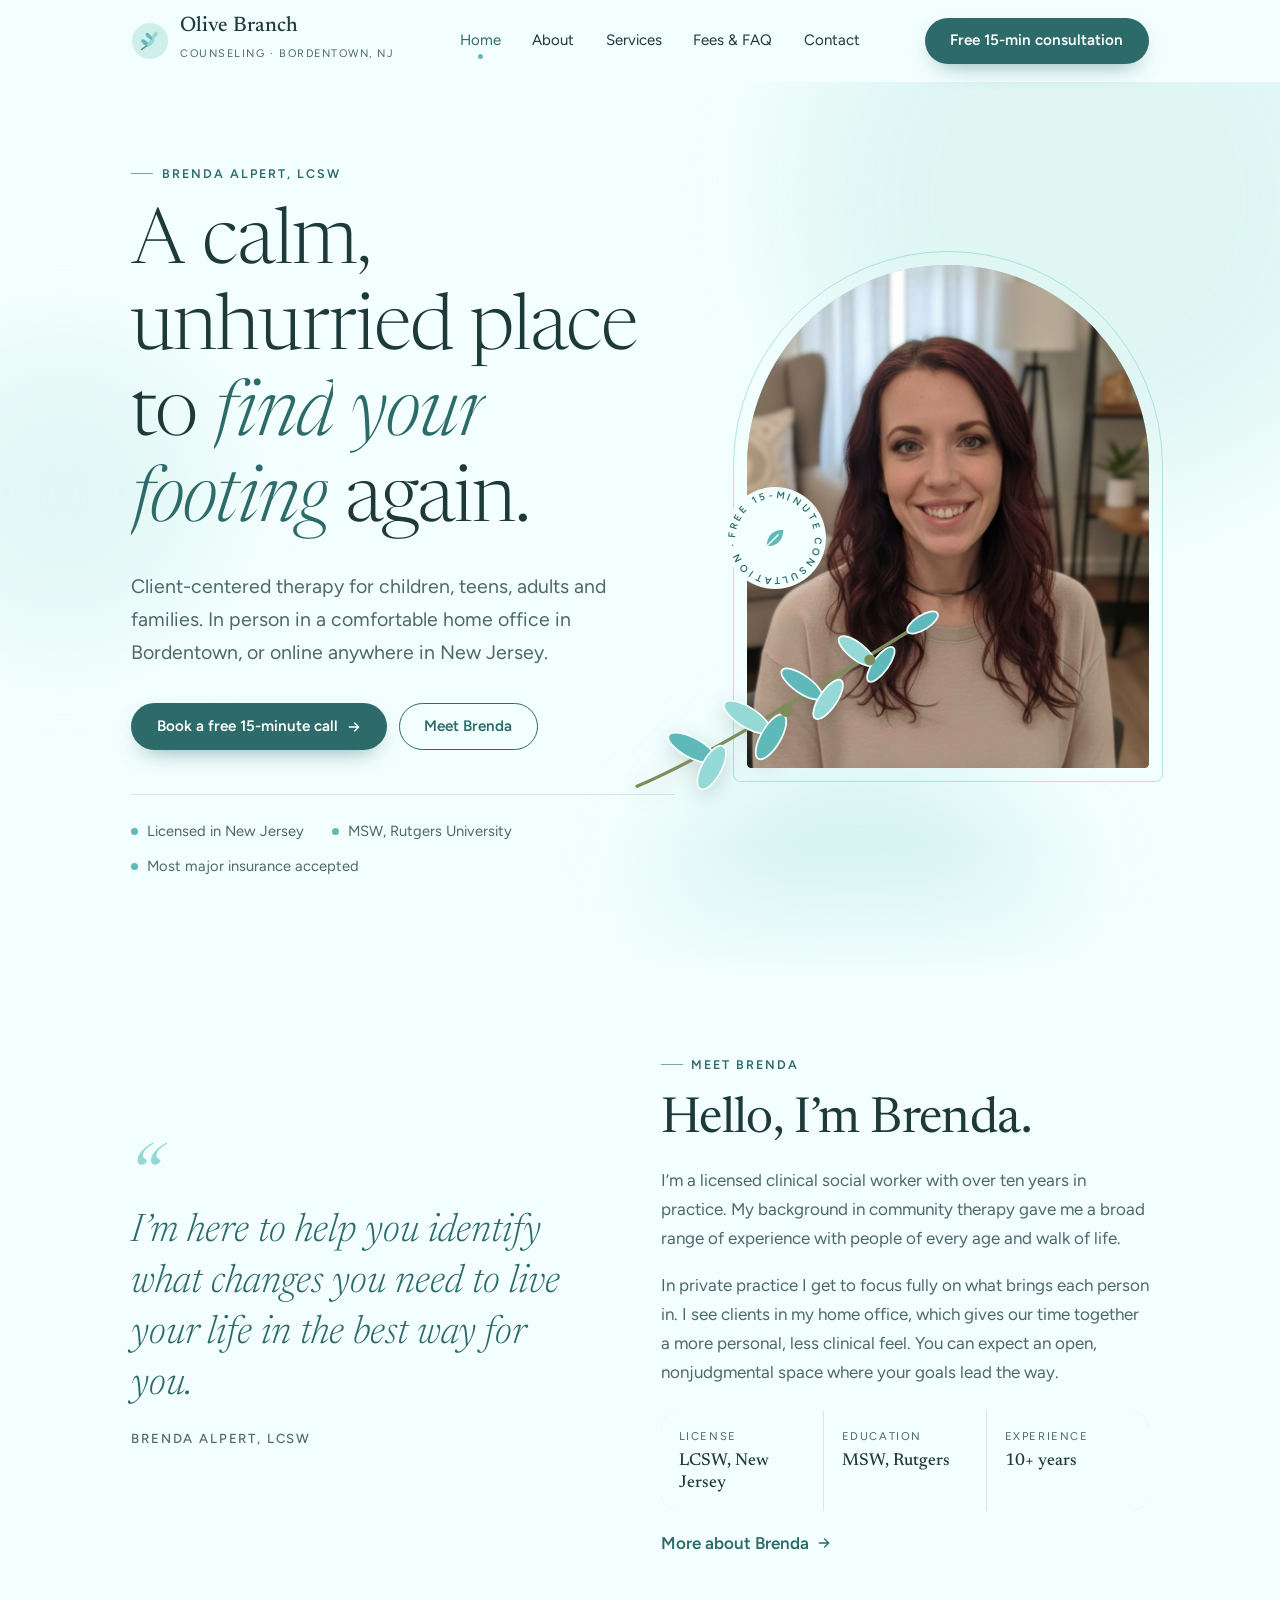
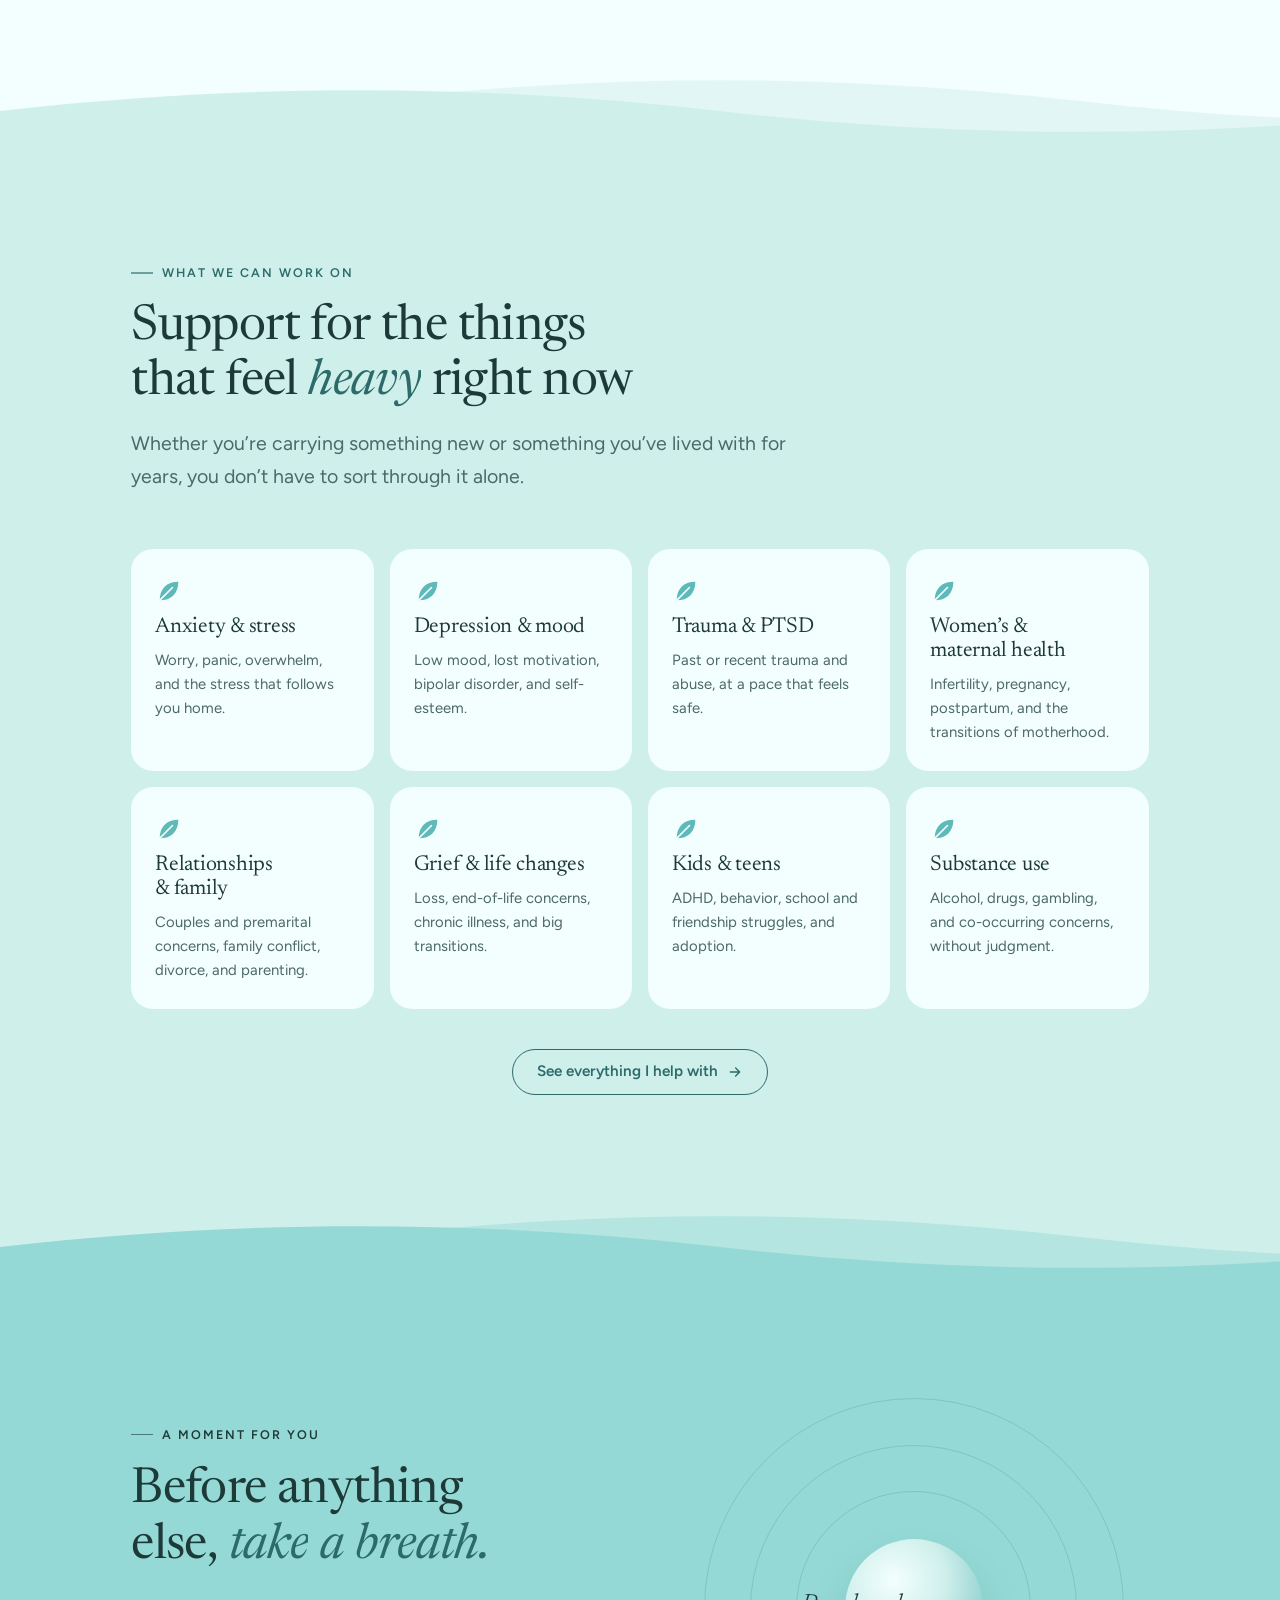
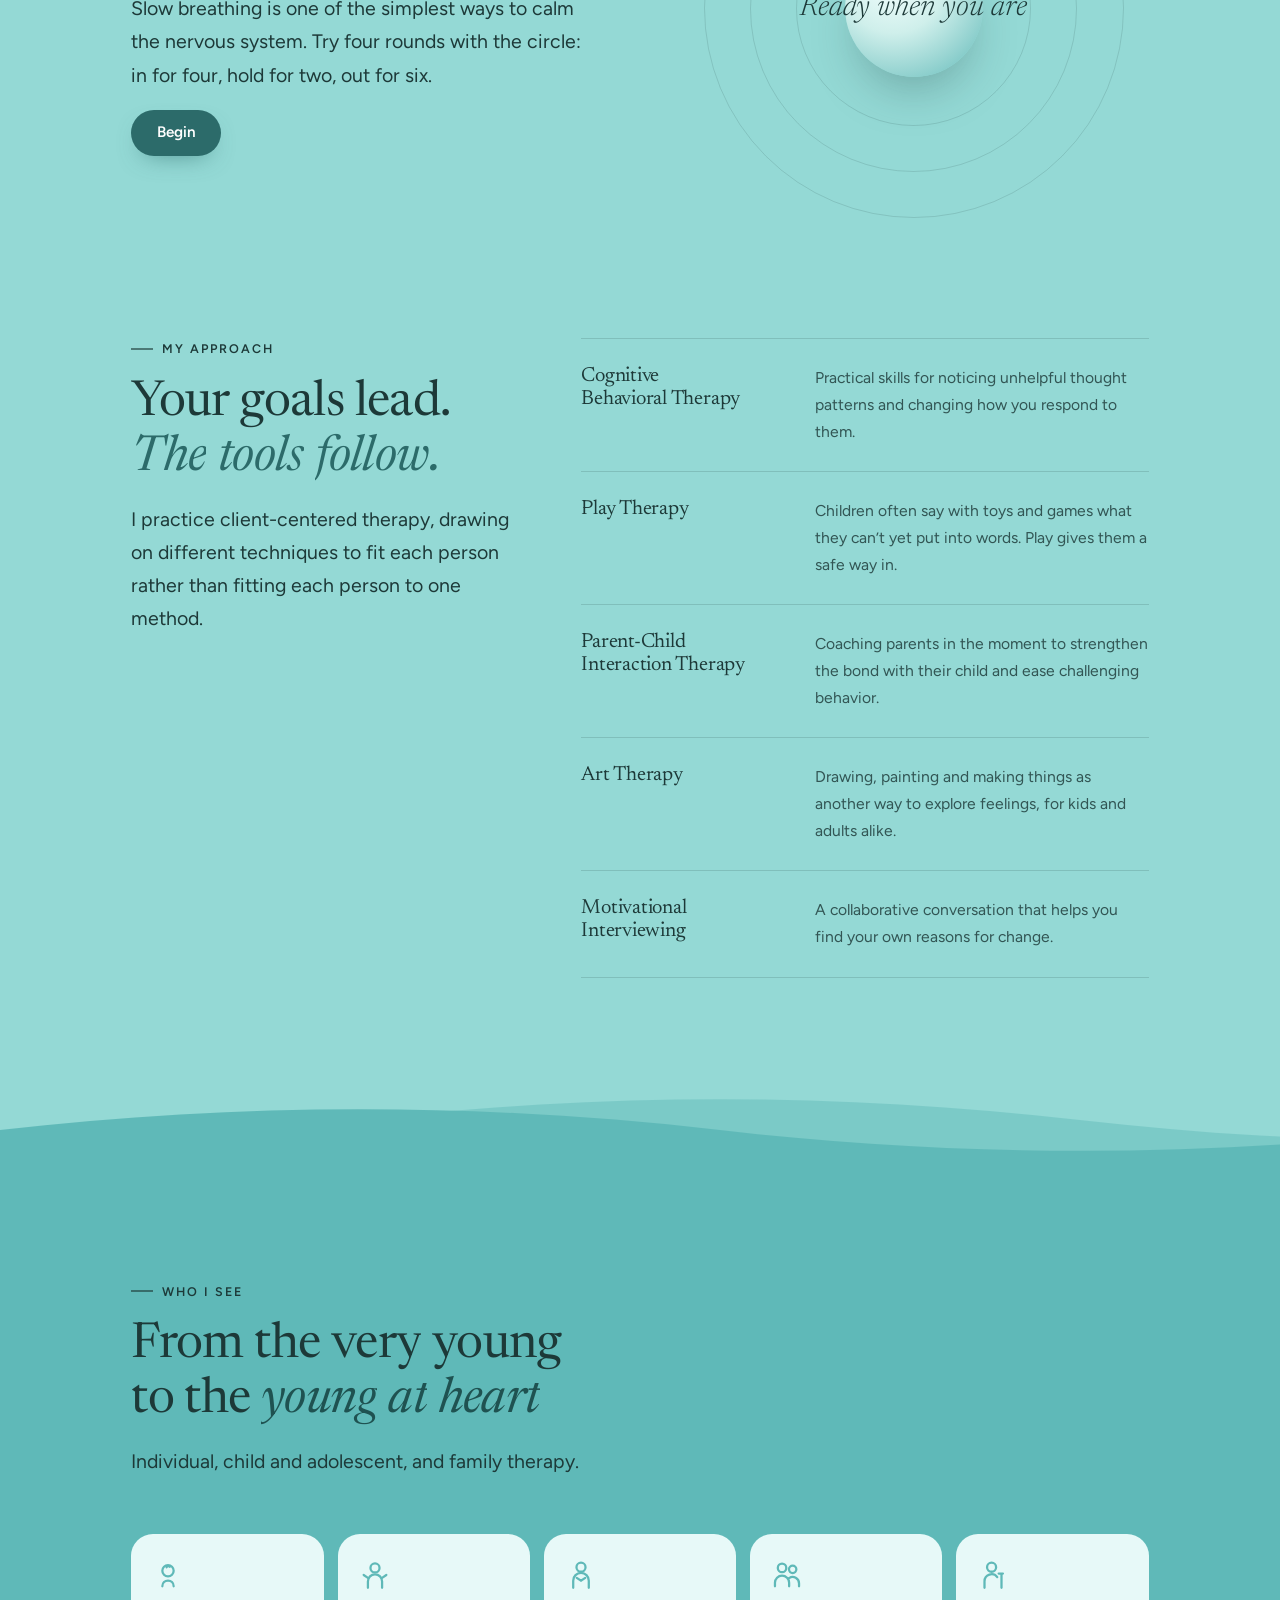
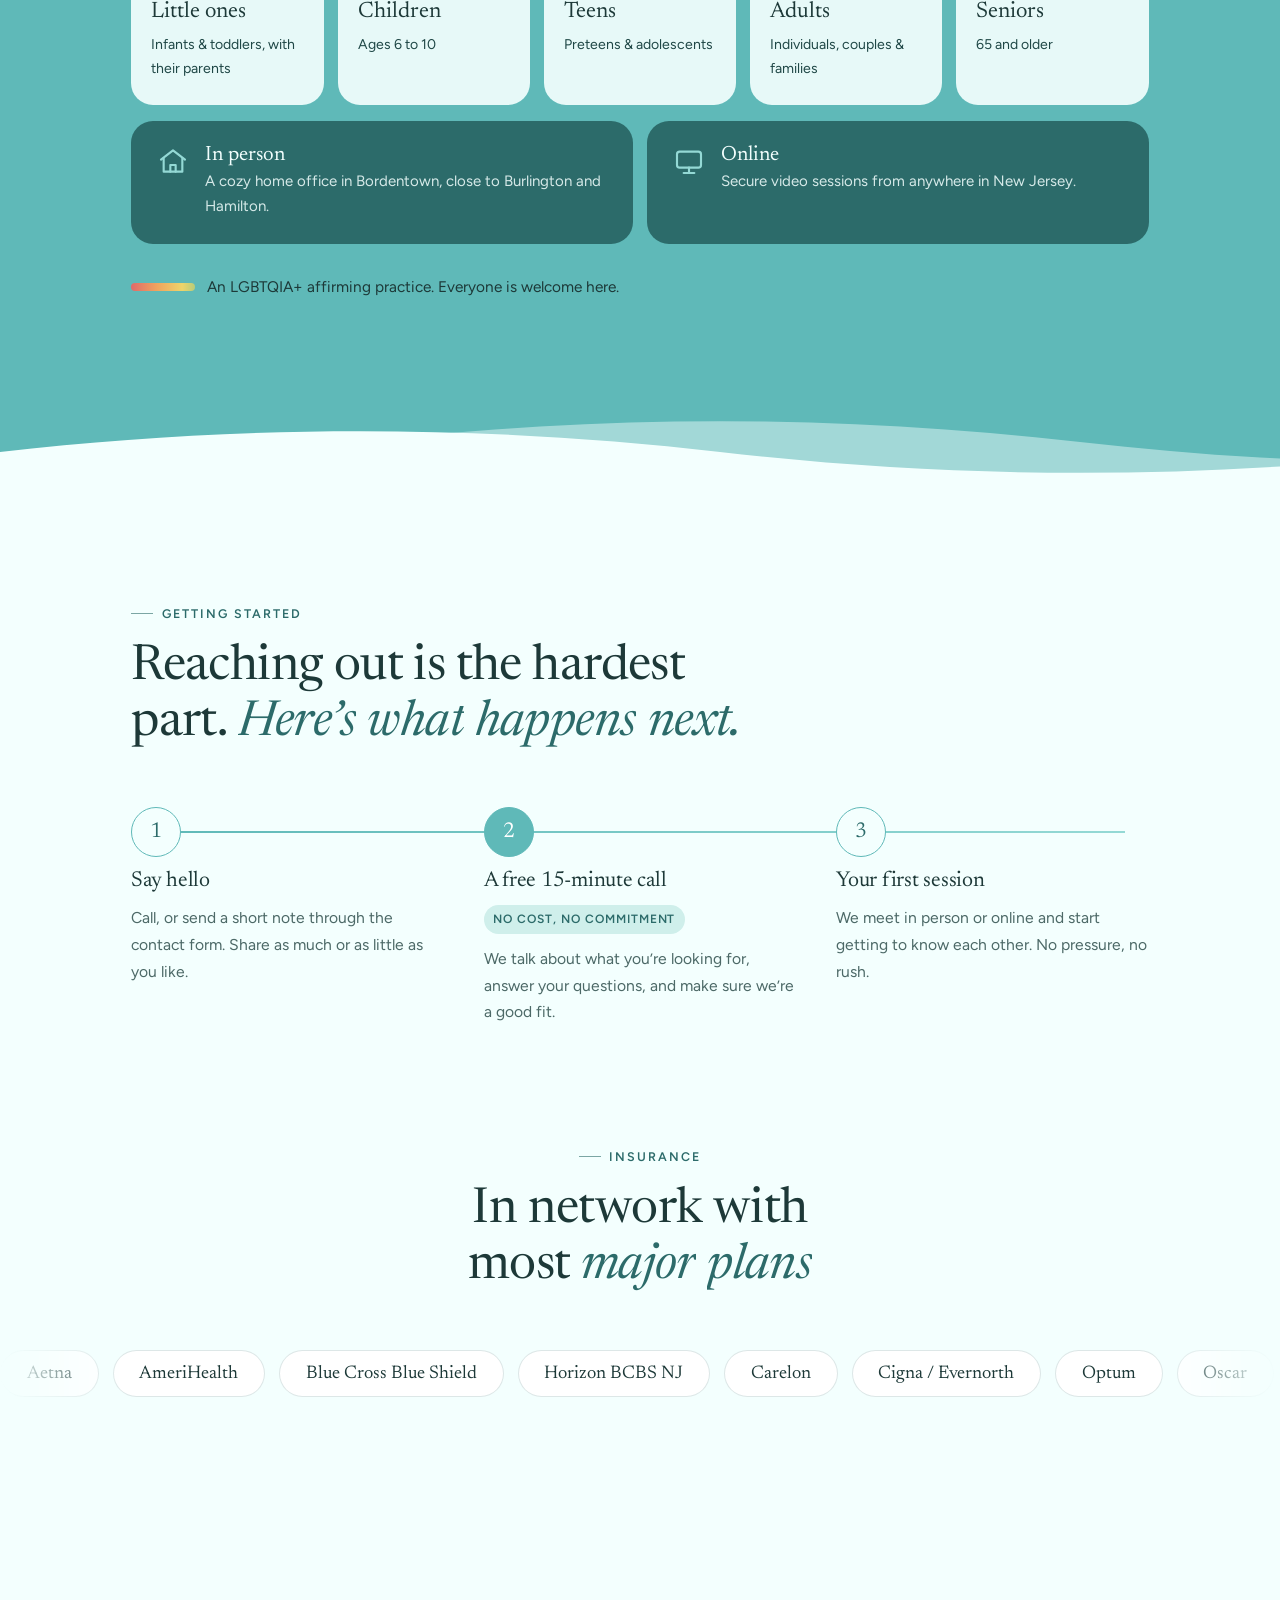
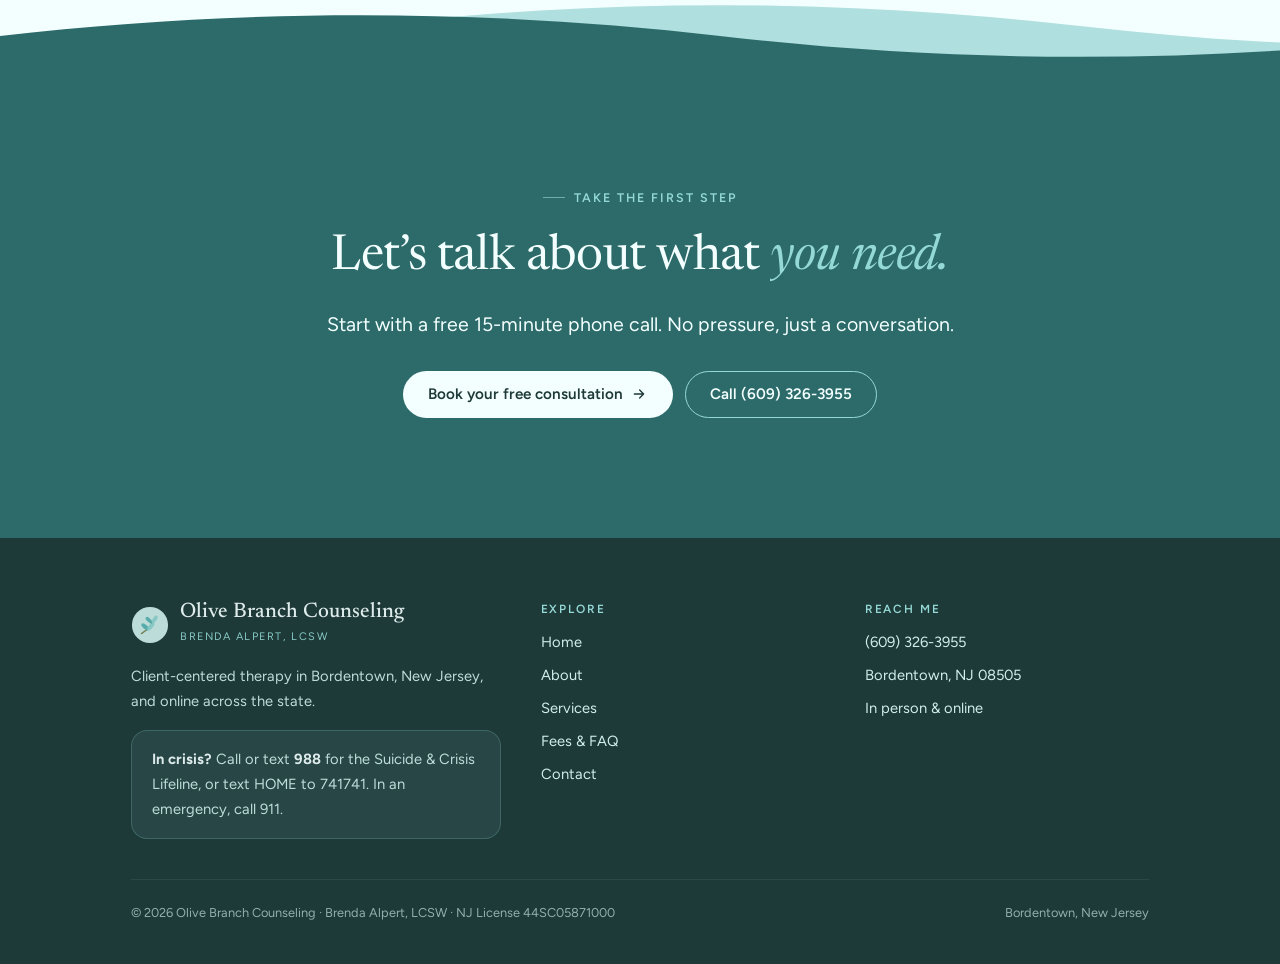
<file: site/index.html>
<!doctype html>
<html lang="en">
<head>
<meta charset="utf-8">
<meta name="viewport" content="width=device-width, initial-scale=1">
<title>Olive Branch Counseling | Brenda Alpert, LCSW | Therapy in Bordentown, NJ</title>
<meta name="description" content="Warm, client-centered therapy for children, teens, adults and families with Brenda Alpert, LCSW. In person in Bordentown, NJ or online across New Jersey. Free 15-minute consultation.">
<meta name="theme-color" content="#F3FFFE">
<link rel="icon" href="assets/img/favicon.svg" type="image/svg+xml">
<link rel="preconnect" href="https://fonts.googleapis.com">
<link rel="preconnect" href="https://fonts.gstatic.com" crossorigin>
<link rel="stylesheet" href="https://fonts.googleapis.com/css2?family=Newsreader:ital,opsz,wght@0,6..72,300..600;1,6..72,300..500&family=Figtree:wght@400;500;600&display=swap">
<link rel="stylesheet" href="assets/css/styles.css">
<script>document.documentElement.classList.add('js');setTimeout(function(){document.documentElement.classList.add('ready')},1500);</script>
<script src="assets/js/main.js" defer></script>
</head>
<body>
<a class="skip" href="#main">Skip to content</a>

<svg width="0" height="0" style="position:absolute" aria-hidden="true">
  <symbol id="leaf" viewBox="0 0 24 24"><path d="M4 20C4 10 10 4 20 4c0 10-6 16-16 16Z" fill="currentColor"/><path d="M4 20 15 9" stroke="#F3FFFE" stroke-width="1.4" fill="none" stroke-linecap="round"/></symbol>
  <symbol id="arrow" viewBox="0 0 24 24"><path d="M5 12h14M13 6l6 6-6 6" fill="none" stroke="currentColor" stroke-width="2" stroke-linecap="round" stroke-linejoin="round"/></symbol>
</svg>

<header class="nav">
  <div class="wrap">
    <a class="brand" href="index.html">
      <img src="assets/img/favicon.svg" alt="" width="38" height="38">
      <span><b>Olive Branch</b><small>Counseling &middot; Bordentown, NJ</small></span>
    </a>
    <nav aria-label="Main">
      <ul class="nav-links" id="nav-links">
        <li><a href="index.html">Home</a></li>
        <li><a href="about.html">About</a></li>
        <li><a href="services.html">Services</a></li>
        <li><a href="fees.html">Fees &amp; FAQ</a></li>
        <li><a href="contact.html">Contact</a></li>
        <li class="mobile-only"><a class="btn btn-primary" href="contact.html">Free 15-min consultation</a></li>
      </ul>
    </nav>
    <a class="btn btn-primary nav-cta" href="contact.html">Free 15-min consultation</a>
    <button class="nav-toggle" aria-label="Open menu" aria-expanded="false" aria-controls="nav-links"><span></span><span></span></button>
  </div>
</header>

<main id="main">

  <!-- ============ HERO ============ -->
  <section class="hero">
    <div class="ambient" aria-hidden="true"><i></i><i></i><i></i></div>
    <div class="wrap">
      <div class="copy">
        <p class="eyebrow" data-reveal>Brenda Alpert, LCSW</p>
        <h1 data-split>A calm, unhurried place to <em>find your footing</em> again.</h1>
        <p class="lede" data-reveal style="--delay:500ms">Client-centered therapy for children, teens, adults and families. In person in a comfortable home office in Bordentown, or online anywhere in New Jersey.</p>
        <div class="ctas" data-reveal style="--delay:650ms">
          <a class="btn btn-primary" href="contact.html">Book a free 15-minute call <svg><use href="#arrow"/></svg></a>
          <a class="btn btn-ghost" href="about.html">Meet Brenda</a>
        </div>
        <div class="facts" data-reveal="fade" style="--delay:850ms">
          <span>Licensed in New Jersey</span>
          <span>MSW, Rutgers University</span>
          <span>Most major insurance accepted</span>
        </div>
      </div>

      <div class="portrait" data-reveal="scale" style="--delay:200ms">
        <div class="ring" aria-hidden="true"></div>
        <div class="arch">
          <img src="assets/img/brenda.jpg" alt="Brenda Alpert, LCSW, smiling in her home office" width="1100" height="1100">
        </div>
        <svg class="badge" viewBox="0 0 100 100" aria-hidden="true">
          <defs><path id="badge-circle" d="M50 50m-38 0a38 38 0 1 1 76 0a38 38 0 1 1-76 0"/></defs>
          <circle cx="50" cy="50" r="49" fill="#F3FFFE"/>
          <text><textPath href="#badge-circle" textLength="236" lengthAdjust="spacing">Free 15-minute consultation &middot;</textPath></text>
          <g transform="translate(38 38) scale(1)"><use href="#leaf" width="24" height="24" color="#5FB9B8"/></g>
        </svg>
        <svg class="branch" viewBox="0 0 300 200" aria-hidden="true">
          <g class="sway">
            <path class="stem" pathLength="1" d="M10 185C70 160 150 110 280 30" stroke="#7E8C5A" stroke-width="3" fill="none" stroke-linecap="round"/>
            <g class="lf" style="--d:.5s"><ellipse cx="60" cy="150" rx="9" ry="24" transform="rotate(-62 60 150)" fill="#5FB9B8"/></g>
            <g class="lf" style="--d:.65s"><ellipse cx="78" cy="168" rx="9" ry="22" transform="rotate(28 78 168)" fill="#94D9D5"/></g>
            <g class="lf" style="--d:.85s"><ellipse cx="110" cy="122" rx="9" ry="24" transform="rotate(-58 110 122)" fill="#94D9D5"/></g>
            <g class="lf" style="--d:1s"><ellipse cx="132" cy="140" rx="9" ry="23" transform="rotate(30 132 140)" fill="#5FB9B8"/></g>
            <g class="lf" style="--d:1.2s"><ellipse cx="160" cy="92" rx="8" ry="22" transform="rotate(-55 160 92)" fill="#5FB9B8"/></g>
            <g class="lf" style="--d:1.35s"><ellipse cx="184" cy="106" rx="8" ry="21" transform="rotate(34 184 106)" fill="#94D9D5"/></g>
            <g class="lf" style="--d:1.55s"><ellipse cx="210" cy="62" rx="7.5" ry="20" transform="rotate(-52 210 62)" fill="#94D9D5"/></g>
            <g class="lf" style="--d:1.7s"><ellipse cx="232" cy="74" rx="7" ry="19" transform="rotate(36 232 74)" fill="#5FB9B8"/></g>
            <g class="lf" style="--d:1.95s"><ellipse cx="270" cy="36" rx="6.5" ry="16" transform="rotate(58 270 36)" fill="#5FB9B8"/></g>
            <circle class="berry" style="--d:2.1s" cx="146" cy="116" r="6" fill="#7E8C5A"/>
            <circle class="berry" style="--d:2.25s" cx="222" cy="70" r="5" fill="#7E8C5A"/>
          </g>
        </svg>
      </div>
    </div>
  </section>

  <!-- ============ INTRO ============ -->
  <section class="intro band-mist" style="padding-top:clamp(40px,6vw,72px)">
    <div class="wrap">
      <blockquote class="quote" data-reveal="left">
        I&rsquo;m here to help you identify what changes you need to live your life in the best way for you.
        <cite>Brenda Alpert, LCSW</cite>
      </blockquote>
      <div class="body" data-stagger>
        <p class="eyebrow">Meet Brenda</p>
        <h2>Hello, I&rsquo;m Brenda.</h2>
        <p>I&rsquo;m a licensed clinical social worker with over ten years in practice. My background in community therapy gave me a broad range of experience with people of every age and walk of life.</p>
        <p>In private practice I get to focus fully on what brings each person in. I see clients in my home office, which gives our time together a more personal, less clinical feel. You can expect an open, nonjudgmental space where your goals lead the way.</p>
        <dl class="creds">
          <div><dt>License</dt><dd>LCSW, New Jersey</dd></div>
          <div><dt>Education</dt><dd>MSW, Rutgers</dd></div>
          <div><dt>Experience</dt><dd>10+ years</dd></div>
        </dl>
        <p><a class="text-link" href="about.html">More about Brenda <svg width="16" height="16"><use href="#arrow"/></svg></a></p>
      </div>
    </div>
  </section>

  <div class="wave" style="--above:var(--mist);--below:var(--foam)" aria-hidden="true"></div>

  <!-- ============ SPECIALTIES ============ -->
  <section class="band-foam" id="specialties">
    <div class="wrap">
      <div class="sec-head">
        <p class="eyebrow" data-reveal>What we can work on</p>
        <h2 data-split>Support for the things that feel <em>heavy</em> right now</h2>
        <p class="lede" data-reveal>Whether you&rsquo;re carrying something new or something you&rsquo;ve lived with for years, you don&rsquo;t have to sort through it alone.</p>
      </div>
      <div class="spec-grid" data-stagger>
        <article class="spec"><svg class="leaf"><use href="#leaf"/></svg><h3>Anxiety &amp; stress</h3><p>Worry, panic, overwhelm, and the stress that follows you home.</p></article>
        <article class="spec"><svg class="leaf"><use href="#leaf"/></svg><h3>Depression &amp; mood</h3><p>Low mood, lost motivation, bipolar disorder, and self-esteem.</p></article>
        <article class="spec"><svg class="leaf"><use href="#leaf"/></svg><h3>Trauma &amp; PTSD</h3><p>Past or recent trauma and abuse, at a pace that feels safe.</p></article>
        <article class="spec"><svg class="leaf"><use href="#leaf"/></svg><h3>Women&rsquo;s &amp; maternal health</h3><p>Infertility, pregnancy, postpartum, and the transitions of motherhood.</p></article>
        <article class="spec"><svg class="leaf"><use href="#leaf"/></svg><h3>Relationships &amp; family</h3><p>Couples and premarital concerns, family conflict, divorce, and parenting.</p></article>
        <article class="spec"><svg class="leaf"><use href="#leaf"/></svg><h3>Grief &amp; life changes</h3><p>Loss, end-of-life concerns, chronic illness, and big transitions.</p></article>
        <article class="spec"><svg class="leaf"><use href="#leaf"/></svg><h3>Kids &amp; teens</h3><p>ADHD, behavior, school and friendship struggles, and adoption.</p></article>
        <article class="spec"><svg class="leaf"><use href="#leaf"/></svg><h3>Substance use</h3><p>Alcohol, drugs, gambling, and co-occurring concerns, without judgment.</p></article>
      </div>
      <div class="sec-foot" data-reveal><a class="btn btn-ghost" href="services.html">See everything I help with <svg><use href="#arrow"/></svg></a></div>
    </div>
  </section>

  <div class="wave" style="--above:var(--foam);--below:var(--lagoon)" aria-hidden="true"></div>

  <!-- ============ BREATHE ============ -->
  <section class="breathe band-lagoon" data-breathe>
    <div class="wrap">
      <div class="breath-copy">
        <p class="eyebrow" data-reveal>A moment for you</p>
        <h2 data-split>Before anything else, <em>take a breath.</em></h2>
        <p class="lede" data-reveal>Slow breathing is one of the simplest ways to calm the nervous system. Try four rounds with the circle: in for four, hold for two, out for six.</p>
        <button class="btn btn-primary breath-btn" type="button" data-reveal>Begin</button>
        <p class="breath-count" aria-live="polite"></p>
      </div>
      <div class="breath-stage" data-reveal="scale">
        <span class="halo"></span><span class="halo"></span><span class="halo"></span>
        <span class="orb"></span>
        <p class="breath-label" aria-live="polite">Ready when you are</p>
      </div>
    </div>
  </section>

  <!-- ============ APPROACH ============ -->
  <section class="band-lagoon" style="padding-top:0">
    <div class="wrap split">
      <div class="sec-head">
        <p class="eyebrow" data-reveal>My approach</p>
        <h2 data-split>Your goals lead. <em>The tools follow.</em></h2>
        <p class="lede" data-reveal>I practice client-centered therapy, drawing on different techniques to fit each person rather than fitting each person to one method.</p>
      </div>
      <div class="methods" data-stagger>
        <div class="method"><h3>Cognitive Behavioral Therapy</h3><p>Practical skills for noticing unhelpful thought patterns and changing how you respond to them.</p></div>
        <div class="method"><h3>Play Therapy</h3><p>Children often say with toys and games what they can&rsquo;t yet put into words. Play gives them a safe way in.</p></div>
        <div class="method"><h3>Parent-Child Interaction Therapy</h3><p>Coaching parents in the moment to strengthen the bond with their child and ease challenging behavior.</p></div>
        <div class="method"><h3>Art Therapy</h3><p>Drawing, painting and making things as another way to explore feelings, for kids and adults alike.</p></div>
        <div class="method"><h3>Motivational Interviewing</h3><p>A collaborative conversation that helps you find your own reasons for change.</p></div>
      </div>
    </div>
  </section>

  <div class="wave" style="--above:var(--lagoon);--below:var(--tide)" aria-hidden="true"></div>

  <!-- ============ WHO ============ -->
  <section class="band-tide">
    <div class="wrap">
      <div class="sec-head">
        <p class="eyebrow" data-reveal>Who I see</p>
        <h2 data-split>From the very young to the <em>young at heart</em></h2>
        <p class="lede" data-reveal>Individual, child and adolescent, and family therapy.</p>
      </div>
      <div class="ages" data-stagger>
        <div class="age"><svg viewBox="0 0 24 24" fill="none" stroke="currentColor" stroke-width="1.6" stroke-linecap="round"><circle cx="12" cy="9" r="4"/><path d="M8 20c0-2.5 1.8-4 4-4s4 1.5 4 4"/><path d="M11 6.5c.6-.9 1.6-1 2.2-.3"/></svg><b>Little ones</b><span>Infants &amp; toddlers, with their parents</span></div>
        <div class="age"><svg viewBox="0 0 24 24" fill="none" stroke="currentColor" stroke-width="1.6" stroke-linecap="round"><circle cx="12" cy="7" r="3.2"/><path d="M7 21v-4.5a5 5 0 0 1 10 0V21"/><path d="M4 12l3 2M20 12l-3 2"/></svg><b>Children</b><span>Ages 6 to 10</span></div>
        <div class="age"><svg viewBox="0 0 24 24" fill="none" stroke="currentColor" stroke-width="1.6" stroke-linecap="round"><circle cx="12" cy="6.5" r="3.2"/><path d="M6.5 21v-5a5.5 5.5 0 0 1 11 0v5"/><path d="M9 14l3 2 3-2"/></svg><b>Teens</b><span>Preteens &amp; adolescents</span></div>
        <div class="age"><svg viewBox="0 0 24 24" fill="none" stroke="currentColor" stroke-width="1.6" stroke-linecap="round"><circle cx="8.5" cy="7" r="3"/><circle cx="16" cy="8" r="2.6"/><path d="M3.5 20v-2.5a5 5 0 0 1 10 0V20M13.5 14.2a4.5 4.5 0 0 1 7 3.8V20"/></svg><b>Adults</b><span>Individuals, couples &amp; families</span></div>
        <div class="age"><svg viewBox="0 0 24 24" fill="none" stroke="currentColor" stroke-width="1.6" stroke-linecap="round"><circle cx="11" cy="6.5" r="3.2"/><path d="M6 21v-4.5a5 5 0 0 1 9-3"/><path d="M18 11v10M16 11h3"/></svg><b>Seniors</b><span>65 and older</span></div>
      </div>
      <div class="formats" data-stagger>
        <div class="format">
          <svg viewBox="0 0 24 24" fill="none" stroke="currentColor" stroke-width="1.6" stroke-linecap="round" stroke-linejoin="round" aria-hidden="true"><path d="M3 11 12 4l9 7"/><path d="M5 10v10h14V10"/><path d="M10 20v-5h4v5"/></svg>
          <div><b>In person</b><p>A cozy home office in Bordentown, close to Burlington and Hamilton.</p></div>
        </div>
        <div class="format">
          <svg viewBox="0 0 24 24" fill="none" stroke="currentColor" stroke-width="1.6" stroke-linecap="round" stroke-linejoin="round" aria-hidden="true"><rect x="3" y="5" width="18" height="12" rx="2"/><path d="M8 21h8M12 17v4"/></svg>
          <div><b>Online</b><p>Secure video sessions from anywhere in New Jersey.</p></div>
        </div>
      </div>
      <p class="affirm" data-reveal><i aria-hidden="true"></i> An LGBTQIA+ affirming practice. Everyone is welcome here.</p>
    </div>
  </section>

  <div class="wave" style="--above:var(--tide);--below:var(--mist)" aria-hidden="true"></div>

  <!-- ============ GETTING STARTED ============ -->
  <section class="band-mist">
    <div class="wrap">
      <div class="sec-head">
        <p class="eyebrow" data-reveal>Getting started</p>
        <h2 data-split>Reaching out is the hardest part. <em>Here&rsquo;s what happens next.</em></h2>
      </div>
      <ol class="steps" data-observe data-stagger style="list-style:none;margin:0;padding:0">
        <li class="step"><h3>Say hello</h3><p>Call, or send a short note through the contact form. Share as much or as little as you like.</p></li>
        <li class="step highlight"><h3>A free 15-minute call</h3><span class="pill">No cost, no commitment</span><p>We talk about what you&rsquo;re looking for, answer your questions, and make sure we&rsquo;re a good fit.</p></li>
        <li class="step"><h3>Your first session</h3><p>We meet in person or online and start getting to know each other. No pressure, no rush.</p></li>
      </ol>
    </div>
  </section>

  <!-- ============ INSURANCE ============ -->
  <section class="band-mist" style="padding-top:0">
    <div class="wrap">
      <div class="sec-head center">
        <p class="eyebrow" data-reveal>Insurance</p>
        <h2 data-split>In network with most <em>major plans</em></h2>
      </div>
    </div>
    <div class="marquee" data-reveal="fade">
      <div class="marquee-track">
        <span>Aetna</span><span>AmeriHealth</span><span>Blue Cross Blue Shield</span><span>Horizon BCBS NJ</span><span>Carelon</span><span>Cigna / Evernorth</span><span>Optum</span><span>Oscar</span><span>Oxford</span><span>UMR</span><span>UnitedHealthcare</span>
        <span aria-hidden="true">Aetna</span><span aria-hidden="true">AmeriHealth</span><span aria-hidden="true">Blue Cross Blue Shield</span><span aria-hidden="true">Horizon BCBS NJ</span><span aria-hidden="true">Carelon</span><span aria-hidden="true">Cigna / Evernorth</span><span aria-hidden="true">Optum</span><span aria-hidden="true">Oscar</span><span aria-hidden="true">Oxford</span><span aria-hidden="true">UMR</span><span aria-hidden="true">UnitedHealthcare</span>
      </div>
    </div>
    <div class="wrap sec-foot" data-reveal>
      <div style="display:flex;flex-wrap:wrap;gap:14px 28px;align-items:center;justify-content:center">
        <a class="btn btn-primary" href="https://care.headway.co/providers/brenda-alpert" target="_blank" rel="noopener">Check my insurance on Headway <svg><use href="#arrow"/></svg></a>
        <a class="text-link" href="fees.html">Fees, self-pay and FAQ <svg width="16" height="16"><use href="#arrow"/></svg></a>
      </div>
    </div>
  </section>

  <div class="wave" style="--above:var(--mist);--below:var(--deep);--back:var(--tide)" aria-hidden="true"></div>

  <!-- ============ CTA ============ -->
  <section class="cta-band band-deep">
    <div class="ripples" aria-hidden="true"><i></i><i></i><i></i></div>
    <div class="wrap">
      <p class="eyebrow" data-reveal>Take the first step</p>
      <h2 data-split>Let&rsquo;s talk about what <em>you need.</em></h2>
      <p class="lede" data-reveal>Start with a free 15-minute phone call. No pressure, just a conversation.</p>
      <div class="ctas" data-reveal>
        <a class="btn btn-light" href="contact.html">Book your free consultation <svg><use href="#arrow"/></svg></a>
        <a class="btn btn-ghost" href="tel:+16093263955">Call (609) 326-3955</a>
      </div>
    </div>
  </section>
</main>

<footer class="site-footer">
  <div class="wrap">
    <div class="foot-top">
      <div class="foot-about">
        <a class="brand" href="index.html"><img src="assets/img/favicon.svg" alt="" width="38" height="38"><span><b>Olive Branch Counseling</b><small>Brenda Alpert, LCSW</small></span></a>
        <p>Client-centered therapy in Bordentown, New Jersey, and online across the state.</p>
        <div class="crisis"><b>In crisis?</b> Call or text <b>988</b> for the Suicide &amp; Crisis Lifeline, or text HOME to 741741. In an emergency, call 911.</div>
      </div>
      <div>
        <h2 class="foot-h">Explore</h2>
        <ul>
          <li><a href="index.html">Home</a></li>
          <li><a href="about.html">About</a></li>
          <li><a href="services.html">Services</a></li>
          <li><a href="fees.html">Fees &amp; FAQ</a></li>
          <li><a href="contact.html">Contact</a></li>
        </ul>
      </div>
      <div>
        <h2 class="foot-h">Reach me</h2>
        <ul>
          <li><a href="tel:+16093263955">(609) 326-3955</a></li>
          <li>Bordentown, NJ 08505</li>
          <li>In person &amp; online</li>
        </ul>
      </div>
    </div>
    <div class="foot-bottom"><span>&copy; <span data-year>2026</span> Olive Branch Counseling &middot; Brenda Alpert, LCSW &middot; NJ License 44SC05871000</span><span>Bordentown, New Jersey</span></div>
  </div>
</footer>
</body>
</html>
</file>
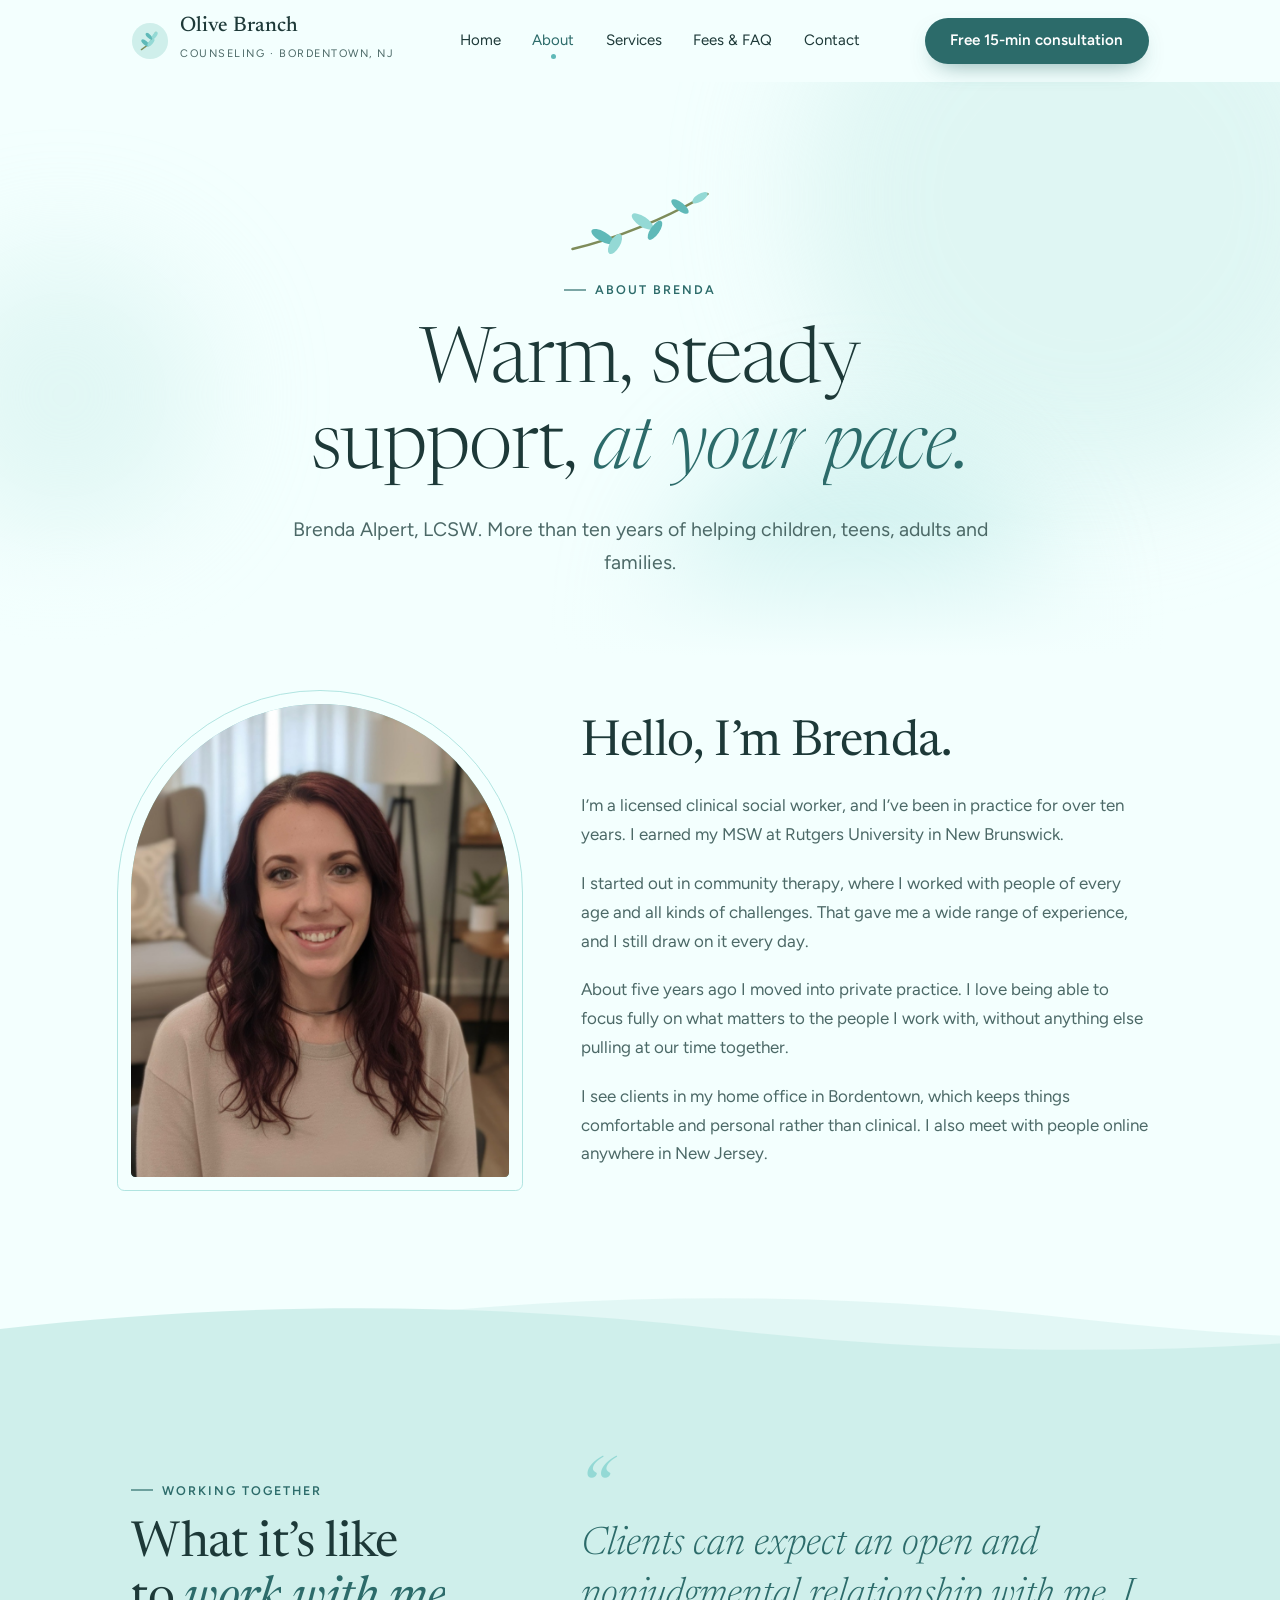
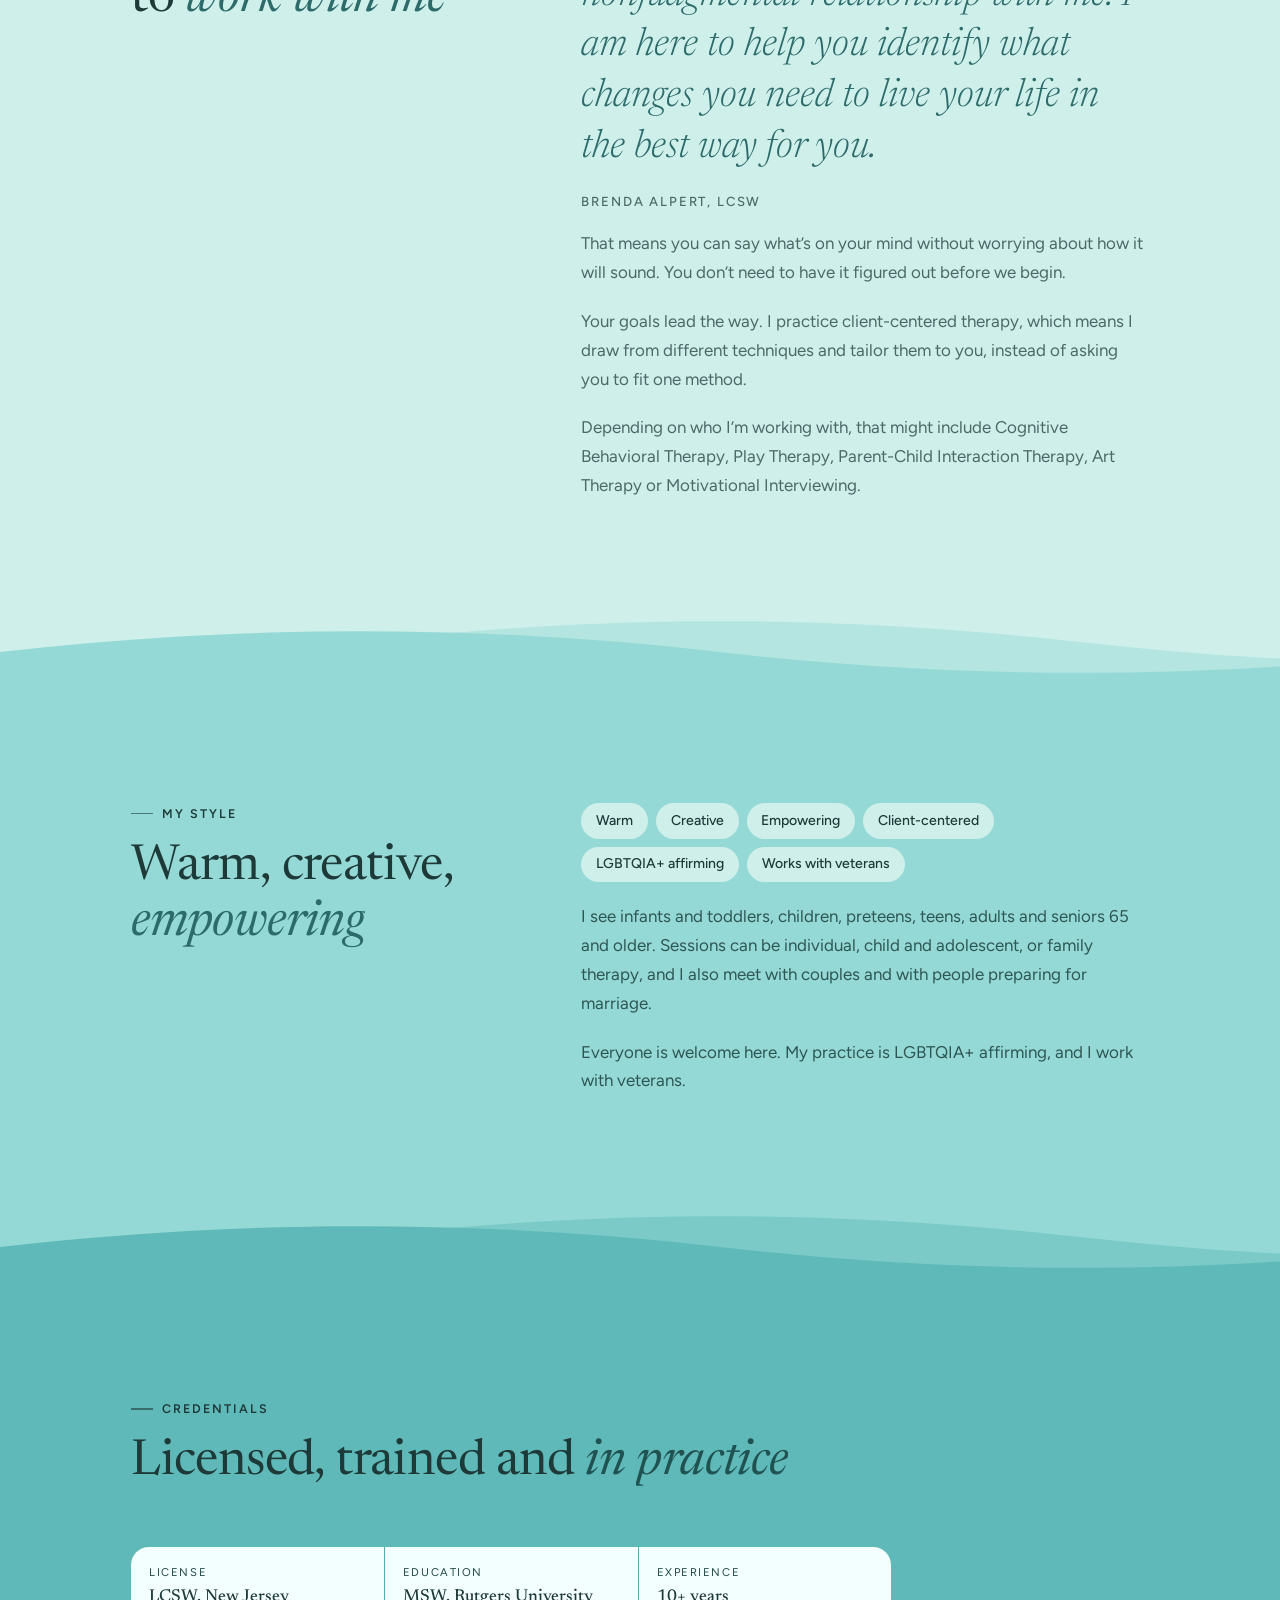
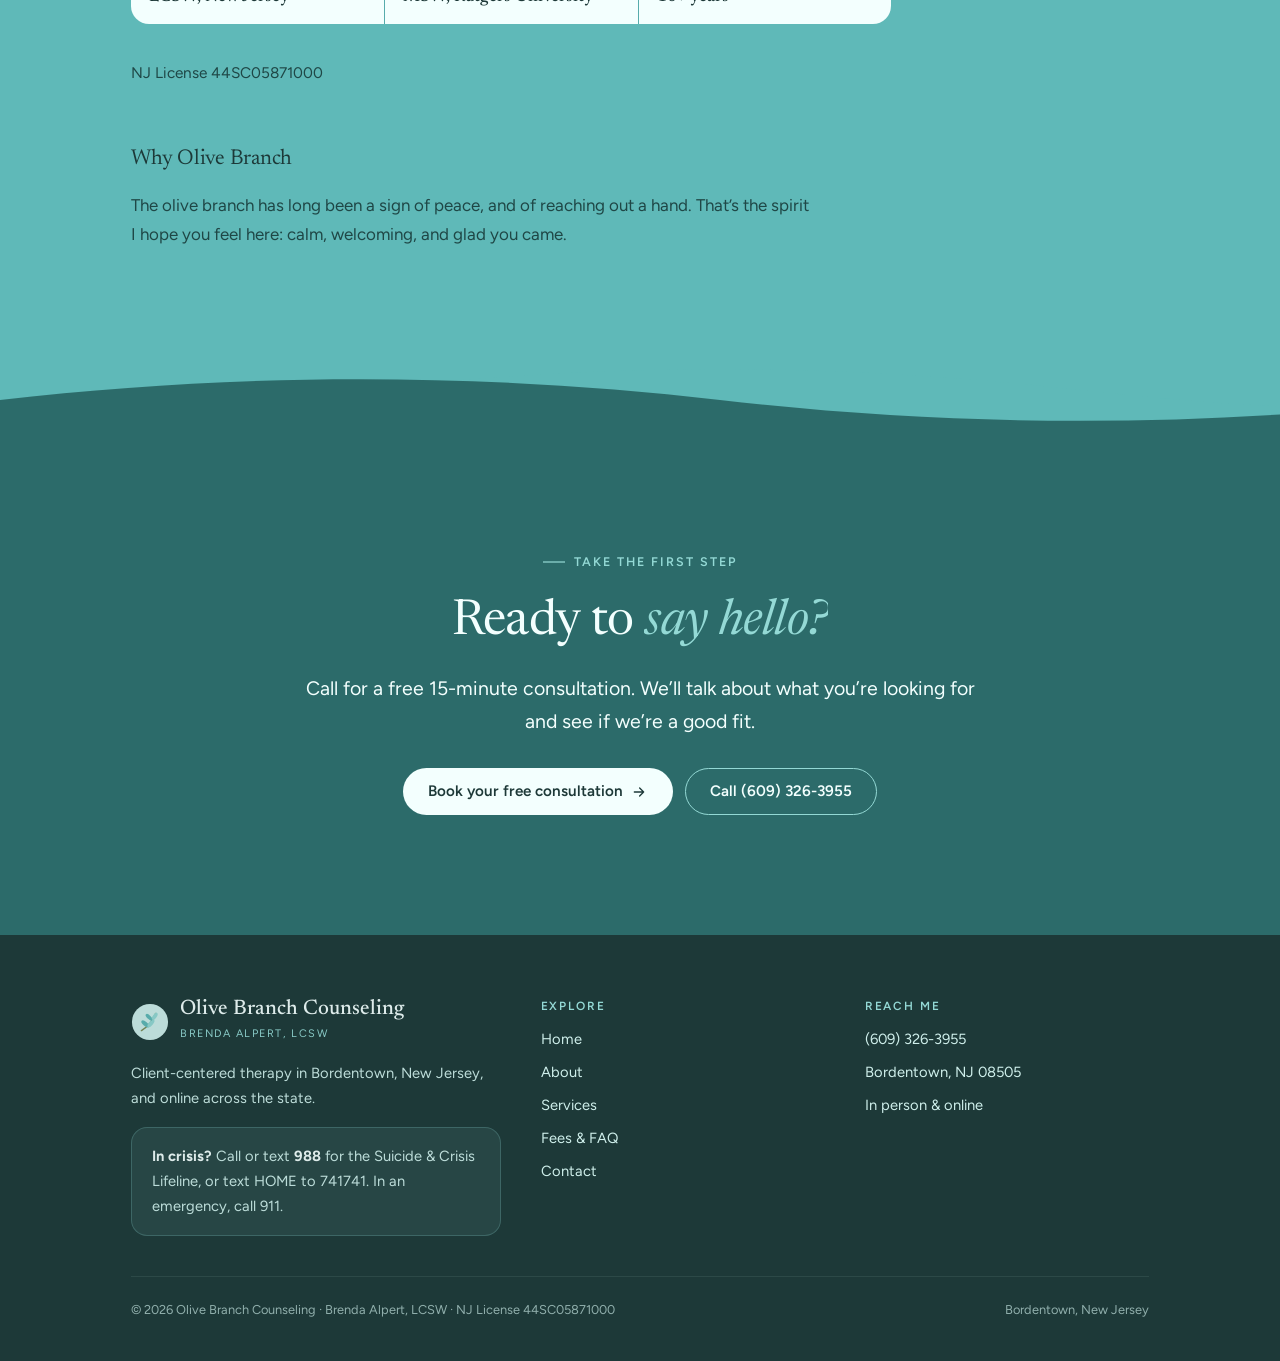
<file: site/about.html>
<!doctype html>
<html lang="en">
<head>
<meta charset="utf-8">
<meta name="viewport" content="width=device-width, initial-scale=1">
<title>About Brenda Alpert, LCSW | Olive Branch Counseling | Bordentown, NJ</title>
<meta name="description" content="Meet Brenda Alpert, LCSW: over ten years of warm, client-centered therapy for children, teens, adults and families in Bordentown, NJ and online across New Jersey.">
<meta name="theme-color" content="#F3FFFE">
<link rel="icon" href="assets/img/favicon.svg" type="image/svg+xml">
<link rel="preconnect" href="https://fonts.googleapis.com">
<link rel="preconnect" href="https://fonts.gstatic.com" crossorigin>
<link rel="stylesheet" href="https://fonts.googleapis.com/css2?family=Newsreader:ital,opsz,wght@0,6..72,300..600;1,6..72,300..500&family=Figtree:wght@400;500;600&display=swap">
<link rel="stylesheet" href="assets/css/styles.css">
<script>document.documentElement.classList.add('js');setTimeout(function(){document.documentElement.classList.add('ready')},1500);</script>
<script src="assets/js/main.js" defer></script>
</head>
<body>
<a class="skip" href="#main">Skip to content</a>

<svg width="0" height="0" style="position:absolute" aria-hidden="true">
  <symbol id="leaf" viewBox="0 0 24 24"><path d="M4 20C4 10 10 4 20 4c0 10-6 16-16 16Z" fill="currentColor"/><path d="M4 20 15 9" stroke="#F3FFFE" stroke-width="1.4" fill="none" stroke-linecap="round"/></symbol>
  <symbol id="arrow" viewBox="0 0 24 24"><path d="M5 12h14M13 6l6 6-6 6" fill="none" stroke="currentColor" stroke-width="2" stroke-linecap="round" stroke-linejoin="round"/></symbol>
</svg>

<header class="nav">
  <div class="wrap">
    <a class="brand" href="index.html">
      <img src="assets/img/favicon.svg" alt="" width="38" height="38">
      <span><b>Olive Branch</b><small>Counseling &middot; Bordentown, NJ</small></span>
    </a>
    <nav aria-label="Main">
      <ul class="nav-links" id="nav-links">
        <li><a href="index.html">Home</a></li>
        <li><a href="about.html">About</a></li>
        <li><a href="services.html">Services</a></li>
        <li><a href="fees.html">Fees &amp; FAQ</a></li>
        <li><a href="contact.html">Contact</a></li>
        <li class="mobile-only"><a class="btn btn-primary" href="contact.html">Free 15-min consultation</a></li>
      </ul>
    </nav>
    <a class="btn btn-primary nav-cta" href="contact.html">Free 15-min consultation</a>
    <button class="nav-toggle" aria-label="Open menu" aria-expanded="false" aria-controls="nav-links"><span></span><span></span></button>
  </div>
</header>

<main id="main">


  <section class="page-hero">
    <div class="ambient" aria-hidden="true"><i></i><i></i><i></i></div>
    <div class="wrap">
      <svg class="branch mini-branch" viewBox="0 0 120 60" aria-hidden="true"><g class="sway">
        <path class="stem" pathLength="1" d="M6 52C40 44 80 28 114 8" stroke="#7E8C5A" stroke-width="2" fill="none" stroke-linecap="round"/>
        <g class="lf" style="--d:.5s"><ellipse cx="30" cy="42" rx="4" ry="10" transform="rotate(-60 30 42)" fill="#5FB9B8"/></g>
        <g class="lf" style="--d:.65s"><ellipse cx="40" cy="48" rx="4" ry="9" transform="rotate(30 40 48)" fill="#94D9D5"/></g>
        <g class="lf" style="--d:.85s"><ellipse cx="62" cy="30" rx="4" ry="10" transform="rotate(-56 62 30)" fill="#94D9D5"/></g>
        <g class="lf" style="--d:1s"><ellipse cx="72" cy="37" rx="3.6" ry="9" transform="rotate(34 72 37)" fill="#5FB9B8"/></g>
        <g class="lf" style="--d:1.2s"><ellipse cx="92" cy="18" rx="3.4" ry="8.5" transform="rotate(-52 92 18)" fill="#5FB9B8"/></g>
        <g class="lf" style="--d:1.35s"><ellipse cx="108" cy="11" rx="3" ry="7" transform="rotate(58 108 11)" fill="#94D9D5"/></g>
      </g></svg>
      <p class="eyebrow" data-reveal>About Brenda</p>
      <h1 data-split>Warm, steady support, <em>at your pace.</em></h1>
      <p class="lede" data-reveal style="--delay:400ms">Brenda Alpert, LCSW. More than ten years of helping children, teens, adults and families.</p>
    </div>
  </section>

  <!-- ============ STORY ============ -->
  <section class="band-mist" style="padding-top:clamp(24px,4vw,48px)">
    <div class="wrap split">
      <div class="portrait" data-reveal="scale" style="justify-self:center">
        <div class="ring" aria-hidden="true"></div>
        <div class="arch">
          <img src="assets/img/brenda.jpg" alt="Brenda Alpert, LCSW, smiling in her home office" width="1100" height="1100">
        </div>
      </div>
      <div class="prose" data-stagger>
        <h2>Hello, I&rsquo;m Brenda.</h2>
        <p>I&rsquo;m a licensed clinical social worker, and I&rsquo;ve been in practice for over ten years. I earned my MSW at Rutgers University in New Brunswick.</p>
        <p>I started out in community therapy, where I worked with people of every age and all kinds of challenges. That gave me a wide range of experience, and I still draw on it every day.</p>
        <p>About five years ago I moved into private practice. I love being able to focus fully on what matters to the people I work with, without anything else pulling at our time together.</p>
        <p>I see clients in my home office in Bordentown, which keeps things comfortable and personal rather than clinical. I also meet with people online anywhere in New Jersey.</p>
      </div>
    </div>
  </section>

  <div class="wave" style="--above:var(--mist);--below:var(--foam)" aria-hidden="true"></div>

  <!-- ============ WORKING TOGETHER ============ -->
  <section class="band-foam">
    <div class="wrap split">
      <div class="sec-head">
        <p class="eyebrow" data-reveal>Working together</p>
        <h2 data-split>What it&rsquo;s like to <em>work with me</em></h2>
      </div>
      <div class="prose" data-stagger>
        <blockquote class="quote">
          Clients can expect an open and nonjudgmental relationship with me. I am here to help you identify what changes you need to live your life in the best way for you.
          <cite>Brenda Alpert, LCSW</cite>
        </blockquote>
        <p>That means you can say what&rsquo;s on your mind without worrying about how it will sound. You don&rsquo;t need to have it figured out before we begin.</p>
        <p>Your goals lead the way. I practice client-centered therapy, which means I draw from different techniques and tailor them to you, instead of asking you to fit one method.</p>
        <p>Depending on who I&rsquo;m working with, that might include Cognitive Behavioral Therapy, Play Therapy, Parent-Child Interaction Therapy, Art Therapy or Motivational Interviewing.</p>
      </div>
    </div>
  </section>

  <div class="wave" style="--above:var(--foam);--below:var(--lagoon)" aria-hidden="true"></div>

  <!-- ============ STYLE + WHO ============ -->
  <section class="band-lagoon">
    <div class="wrap split">
      <div class="sec-head">
        <p class="eyebrow" data-reveal>My style</p>
        <h2 data-split>Warm, creative, <em>empowering</em></h2>
      </div>
      <div class="prose" data-stagger>
        <div class="chips"><span>Warm</span><span>Creative</span><span>Empowering</span><span>Client-centered</span><span>LGBTQIA+ affirming</span><span>Works with veterans</span></div>
        <p>I see infants and toddlers, children, preteens, teens, adults and seniors 65 and older. Sessions can be individual, child and adolescent, or family therapy, and I also meet with couples and with people preparing for marriage.</p>
        <p>Everyone is welcome here. My practice is LGBTQIA+ affirming, and I work with veterans.</p>
      </div>
    </div>
  </section>

  <div class="wave" style="--above:var(--lagoon);--below:var(--tide)" aria-hidden="true"></div>

  <!-- ============ CREDENTIALS + NAME ============ -->
  <section class="band-tide">
    <div class="wrap">
      <div class="sec-head">
        <p class="eyebrow" data-reveal>Credentials</p>
        <h2 data-split>Licensed, trained and <em>in practice</em></h2>
      </div>
      <dl class="creds" data-reveal style="max-width:760px">
        <div><dt>License</dt><dd>LCSW, New Jersey</dd></div>
        <div><dt>Education</dt><dd>MSW, Rutgers University</dd></div>
        <div><dt>Experience</dt><dd>10+ years</dd></div>
      </dl>
      <p class="also" data-reveal>NJ License 44SC05871000</p>
      <div class="prose" data-reveal style="margin-top:48px">
        <h3>Why Olive Branch</h3>
        <p>The olive branch has long been a sign of peace, and of reaching out a hand. That&rsquo;s the spirit I hope you feel here: calm, welcoming, and glad you came.</p>
      </div>
    </div>
  </section>

  <div class="wave" style="--above:var(--tide);--below:var(--deep);--back:var(--tide)" aria-hidden="true"></div>

  <section class="cta-band band-deep">
    <div class="ripples" aria-hidden="true"><i></i><i></i><i></i></div>
    <div class="wrap">
      <p class="eyebrow" data-reveal>Take the first step</p>
      <h2 data-split>Ready to <em>say hello?</em></h2>
      <p class="lede" data-reveal>Call for a free 15-minute consultation. We&rsquo;ll talk about what you&rsquo;re looking for and see if we&rsquo;re a good fit.</p>
      <div class="ctas" data-reveal>
        <a class="btn btn-light" href="contact.html">Book your free consultation <svg><use href="#arrow"/></svg></a>
        <a class="btn btn-ghost" href="tel:+16093263955">Call (609) 326-3955</a>
      </div>
    </div>
  </section>
</main>

<footer class="site-footer">
  <div class="wrap">
    <div class="foot-top">
      <div class="foot-about">
        <a class="brand" href="index.html"><img src="assets/img/favicon.svg" alt="" width="38" height="38"><span><b>Olive Branch Counseling</b><small>Brenda Alpert, LCSW</small></span></a>
        <p>Client-centered therapy in Bordentown, New Jersey, and online across the state.</p>
        <div class="crisis"><b>In crisis?</b> Call or text <b>988</b> for the Suicide &amp; Crisis Lifeline, or text HOME to 741741. In an emergency, call 911.</div>
      </div>
      <div>
        <h2 class="foot-h">Explore</h2>
        <ul>
          <li><a href="index.html">Home</a></li>
          <li><a href="about.html">About</a></li>
          <li><a href="services.html">Services</a></li>
          <li><a href="fees.html">Fees &amp; FAQ</a></li>
          <li><a href="contact.html">Contact</a></li>
        </ul>
      </div>
      <div>
        <h2 class="foot-h">Reach me</h2>
        <ul>
          <li><a href="tel:+16093263955">(609) 326-3955</a></li>
          <li>Bordentown, NJ 08505</li>
          <li>In person &amp; online</li>
        </ul>
      </div>
    </div>
    <div class="foot-bottom"><span>&copy; <span data-year>2026</span> Olive Branch Counseling &middot; Brenda Alpert, LCSW &middot; NJ License 44SC05871000</span><span>Bordentown, New Jersey</span></div>
  </div>
</footer>
</body>
</html>
</file>
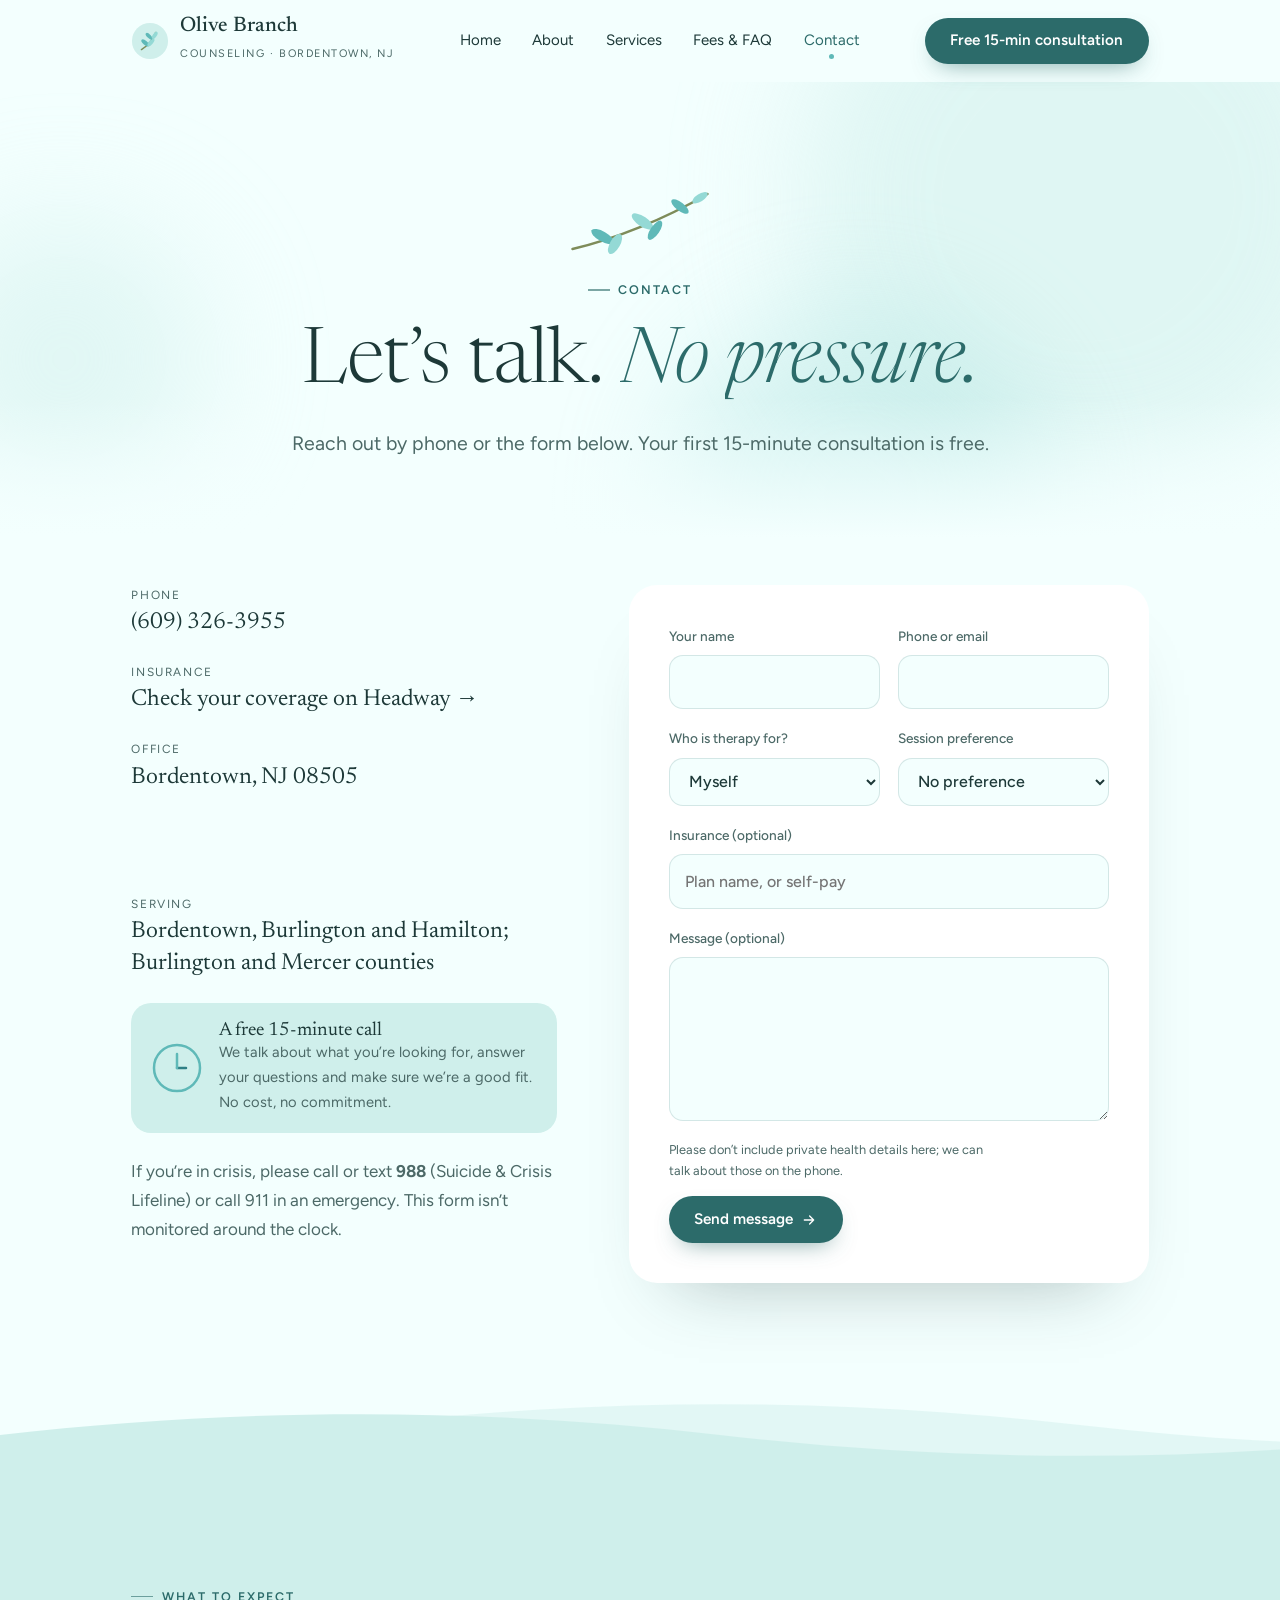
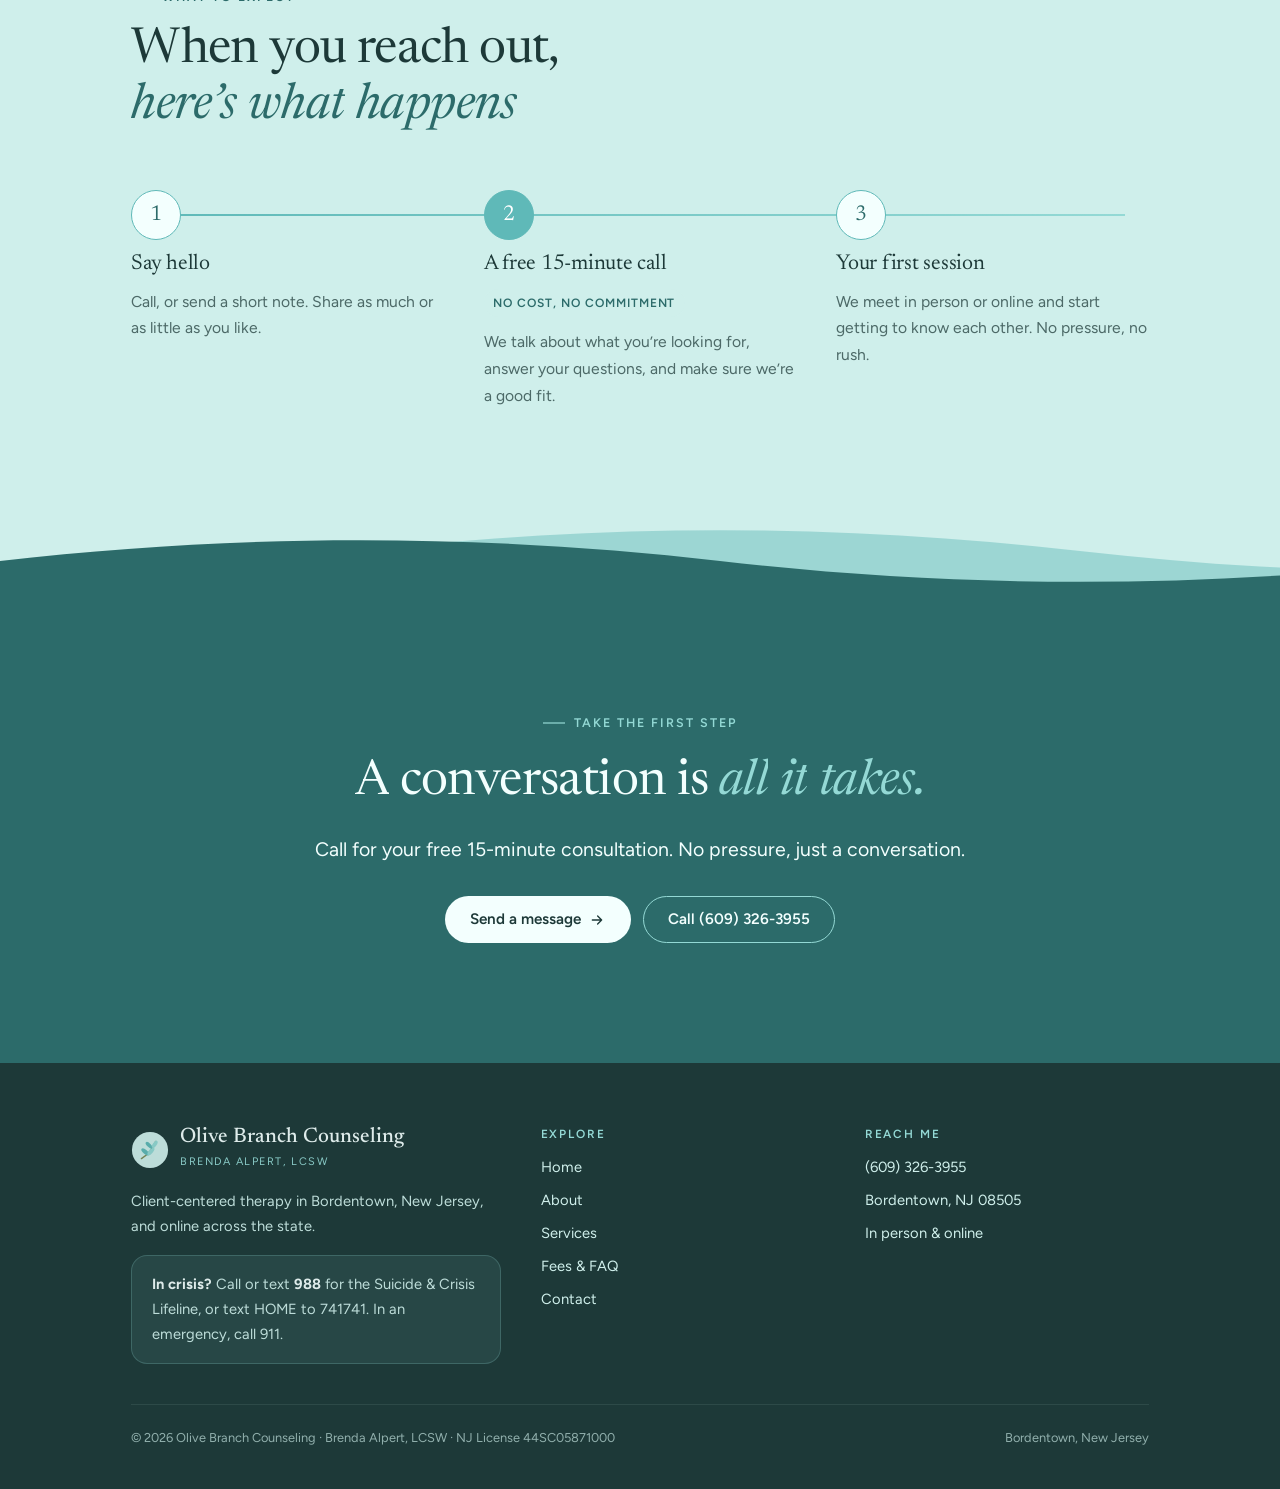
<file: site/contact.html>
<!doctype html>
<html lang="en">
<head>
<meta charset="utf-8">
<meta name="viewport" content="width=device-width, initial-scale=1">
<title>Contact Brenda Alpert, LCSW | Olive Branch Counseling | Bordentown, NJ</title>
<meta name="description" content="Contact Brenda Alpert, LCSW in Bordentown, NJ. Call (609) 326-3955 or send a note to schedule a free 15-minute consultation. In person or online across New Jersey.">
<meta name="theme-color" content="#F3FFFE">
<link rel="icon" href="assets/img/favicon.svg" type="image/svg+xml">
<link rel="preconnect" href="https://fonts.googleapis.com">
<link rel="preconnect" href="https://fonts.gstatic.com" crossorigin>
<link rel="stylesheet" href="https://fonts.googleapis.com/css2?family=Newsreader:ital,opsz,wght@0,6..72,300..600;1,6..72,300..500&family=Figtree:wght@400;500;600&display=swap">
<link rel="stylesheet" href="assets/css/styles.css">
<script>document.documentElement.classList.add('js');setTimeout(function(){document.documentElement.classList.add('ready')},1500);</script>
<script src="assets/js/main.js" defer></script>
</head>
<body>
<a class="skip" href="#main">Skip to content</a>

<svg width="0" height="0" style="position:absolute" aria-hidden="true">
  <symbol id="leaf" viewBox="0 0 24 24"><path d="M4 20C4 10 10 4 20 4c0 10-6 16-16 16Z" fill="currentColor"/><path d="M4 20 15 9" stroke="#F3FFFE" stroke-width="1.4" fill="none" stroke-linecap="round"/></symbol>
  <symbol id="arrow" viewBox="0 0 24 24"><path d="M5 12h14M13 6l6 6-6 6" fill="none" stroke="currentColor" stroke-width="2" stroke-linecap="round" stroke-linejoin="round"/></symbol>
</svg>

<header class="nav">
  <div class="wrap">
    <a class="brand" href="index.html">
      <img src="assets/img/favicon.svg" alt="" width="38" height="38">
      <span><b>Olive Branch</b><small>Counseling &middot; Bordentown, NJ</small></span>
    </a>
    <nav aria-label="Main">
      <ul class="nav-links" id="nav-links">
        <li><a href="index.html">Home</a></li>
        <li><a href="about.html">About</a></li>
        <li><a href="services.html">Services</a></li>
        <li><a href="fees.html">Fees &amp; FAQ</a></li>
        <li><a href="contact.html">Contact</a></li>
        <li class="mobile-only"><a class="btn btn-primary" href="contact.html">Free 15-min consultation</a></li>
      </ul>
    </nav>
    <a class="btn btn-primary nav-cta" href="contact.html">Free 15-min consultation</a>
    <button class="nav-toggle" aria-label="Open menu" aria-expanded="false" aria-controls="nav-links"><span></span><span></span></button>
  </div>
</header>

<main id="main">


  <section class="page-hero">
    <div class="ambient" aria-hidden="true"><i></i><i></i><i></i></div>
    <div class="wrap">
      <svg class="branch mini-branch" viewBox="0 0 120 60" aria-hidden="true"><g class="sway">
        <path class="stem" pathLength="1" d="M6 52C40 44 80 28 114 8" stroke="#7E8C5A" stroke-width="2" fill="none" stroke-linecap="round"/>
        <g class="lf" style="--d:.5s"><ellipse cx="30" cy="42" rx="4" ry="10" transform="rotate(-60 30 42)" fill="#5FB9B8"/></g>
        <g class="lf" style="--d:.65s"><ellipse cx="40" cy="48" rx="4" ry="9" transform="rotate(30 40 48)" fill="#94D9D5"/></g>
        <g class="lf" style="--d:.85s"><ellipse cx="62" cy="30" rx="4" ry="10" transform="rotate(-56 62 30)" fill="#94D9D5"/></g>
        <g class="lf" style="--d:1s"><ellipse cx="72" cy="37" rx="3.6" ry="9" transform="rotate(34 72 37)" fill="#5FB9B8"/></g>
        <g class="lf" style="--d:1.2s"><ellipse cx="92" cy="18" rx="3.4" ry="8.5" transform="rotate(-52 92 18)" fill="#5FB9B8"/></g>
        <g class="lf" style="--d:1.35s"><ellipse cx="108" cy="11" rx="3" ry="7" transform="rotate(58 108 11)" fill="#94D9D5"/></g>
      </g></svg>
      <p class="eyebrow" data-reveal>Contact</p>
      <h1 data-split>Let&rsquo;s talk. <em>No pressure.</em></h1>
      <p class="lede" data-reveal style="--delay:400ms">Reach out by phone or the form below. Your first 15-minute consultation is free.</p>
    </div>
  </section>

  <!-- ============ CONTACT ============ -->
  <section class="band-mist" style="padding-top:clamp(24px,4vw,48px)">
    <div class="wrap contact-grid">
      <div class="contact-info" data-stagger>
        <div class="row"><span>Phone</span><a href="tel:+16093263955">(609) 326-3955</a></div>
        <div class="row"><span>Insurance</span><a href="https://care.headway.co/providers/brenda-alpert" target="_blank" rel="noopener">Check your coverage on Headway &rarr;</a></div>
        <div class="row"><span>Office</span><b>Bordentown, NJ 08505</b></div>
        <div class="row"><span>Sessions</span><b>In person &amp; online across NJ</b></div>
        <div class="row"><span>Serving</span><b>Bordentown, Burlington and Hamilton; Burlington and Mercer counties</b></div>
        <div class="consult-card">
          <svg class="clock" viewBox="0 0 52 52" aria-hidden="true">
            <circle cx="26" cy="26" r="23" fill="none" stroke="#5FB9B8" stroke-width="2.5"/>
            <line x1="26" y1="26" x2="35" y2="26" stroke="#2F7F85" stroke-width="2.5" stroke-linecap="round"/>
            <line class="hand" x1="26" y1="26" x2="26" y2="12" stroke="#5FB9B8" stroke-width="2.5" stroke-linecap="round"/>
          </svg>
          <div><b>A free 15-minute call</b><p>We talk about what you&rsquo;re looking for, answer your questions and make sure we&rsquo;re a good fit. No cost, no commitment.</p></div>
        </div>
        <p class="muted">If you&rsquo;re in crisis, please call or text <b>988</b> (Suicide &amp; Crisis Lifeline) or call 911 in an emergency. This form isn&rsquo;t monitored around the clock.</p>
      </div>

      <!-- To connect: add action="https://formspree.io/f/XXXX" method="POST" -->
      <form class="contact-form" id="contact-form" data-reveal="right">
        <label>Your name<input type="text" id="name" name="name" autocomplete="name" required></label>
        <label>Phone or email<input type="text" id="contact" name="contact" autocomplete="email" required></label>
        <label>Who is therapy for?
          <select id="for" name="for">
            <option>Myself</option>
            <option>My child or teen</option>
            <option>My family</option>
            <option>My partner and me</option>
          </select>
        </label>
        <label>Session preference
          <select id="preference" name="preference">
            <option>No preference</option>
            <option>In person in Bordentown</option>
            <option>Online</option>
          </select>
        </label>
        <label class="full">Insurance (optional)<input type="text" id="insurance" name="insurance" placeholder="Plan name, or self-pay"></label>
        <label class="full">Message (optional)<textarea id="message" name="message" rows="5"></textarea></label>
        <div class="form-foot full">
          <small>Please don&rsquo;t include private health details here; we can talk about those on the phone.</small>
          <button class="btn btn-primary" type="submit">Send message <svg><use href="#arrow"/></svg></button>
        </div>
        <p class="form-status full" role="status" hidden></p>
      </form>
    </div>
  </section>

  <div class="wave" style="--above:var(--mist);--below:var(--foam)" aria-hidden="true"></div>

  <!-- ============ WHAT TO EXPECT ============ -->
  <section class="band-foam">
    <div class="wrap">
      <div class="sec-head">
        <p class="eyebrow" data-reveal>What to expect</p>
        <h2 data-split>When you reach out, <em>here&rsquo;s what happens</em></h2>
      </div>
      <ol class="steps" data-observe data-stagger style="list-style:none;margin:0;padding:0">
        <li class="step"><h3>Say hello</h3><p>Call, or send a short note. Share as much or as little as you like.</p></li>
        <li class="step highlight"><h3>A free 15-minute call</h3><span class="pill">No cost, no commitment</span><p>We talk about what you&rsquo;re looking for, answer your questions, and make sure we&rsquo;re a good fit.</p></li>
        <li class="step"><h3>Your first session</h3><p>We meet in person or online and start getting to know each other. No pressure, no rush.</p></li>
      </ol>
    </div>
  </section>

  <div class="wave" style="--above:var(--foam);--below:var(--deep);--back:var(--tide)" aria-hidden="true"></div>

  <section class="cta-band band-deep">
    <div class="ripples" aria-hidden="true"><i></i><i></i><i></i></div>
    <div class="wrap">
      <p class="eyebrow" data-reveal>Take the first step</p>
      <h2 data-split>A conversation is <em>all it takes.</em></h2>
      <p class="lede" data-reveal>Call for your free 15-minute consultation. No pressure, just a conversation.</p>
      <div class="ctas" data-reveal>
        <a class="btn btn-light" href="#contact-form">Send a message <svg><use href="#arrow"/></svg></a>
        <a class="btn btn-ghost" href="tel:+16093263955">Call (609) 326-3955</a>
      </div>
    </div>
  </section>
</main>

<footer class="site-footer">
  <div class="wrap">
    <div class="foot-top">
      <div class="foot-about">
        <a class="brand" href="index.html"><img src="assets/img/favicon.svg" alt="" width="38" height="38"><span><b>Olive Branch Counseling</b><small>Brenda Alpert, LCSW</small></span></a>
        <p>Client-centered therapy in Bordentown, New Jersey, and online across the state.</p>
        <div class="crisis"><b>In crisis?</b> Call or text <b>988</b> for the Suicide &amp; Crisis Lifeline, or text HOME to 741741. In an emergency, call 911.</div>
      </div>
      <div>
        <h2 class="foot-h">Explore</h2>
        <ul>
          <li><a href="index.html">Home</a></li>
          <li><a href="about.html">About</a></li>
          <li><a href="services.html">Services</a></li>
          <li><a href="fees.html">Fees &amp; FAQ</a></li>
          <li><a href="contact.html">Contact</a></li>
        </ul>
      </div>
      <div>
        <h2 class="foot-h">Reach me</h2>
        <ul>
          <li><a href="tel:+16093263955">(609) 326-3955</a></li>
          <li>Bordentown, NJ 08505</li>
          <li>In person &amp; online</li>
        </ul>
      </div>
    </div>
    <div class="foot-bottom"><span>&copy; <span data-year>2026</span> Olive Branch Counseling &middot; Brenda Alpert, LCSW &middot; NJ License 44SC05871000</span><span>Bordentown, New Jersey</span></div>
  </div>
</footer>
</body>
</html>
</file>
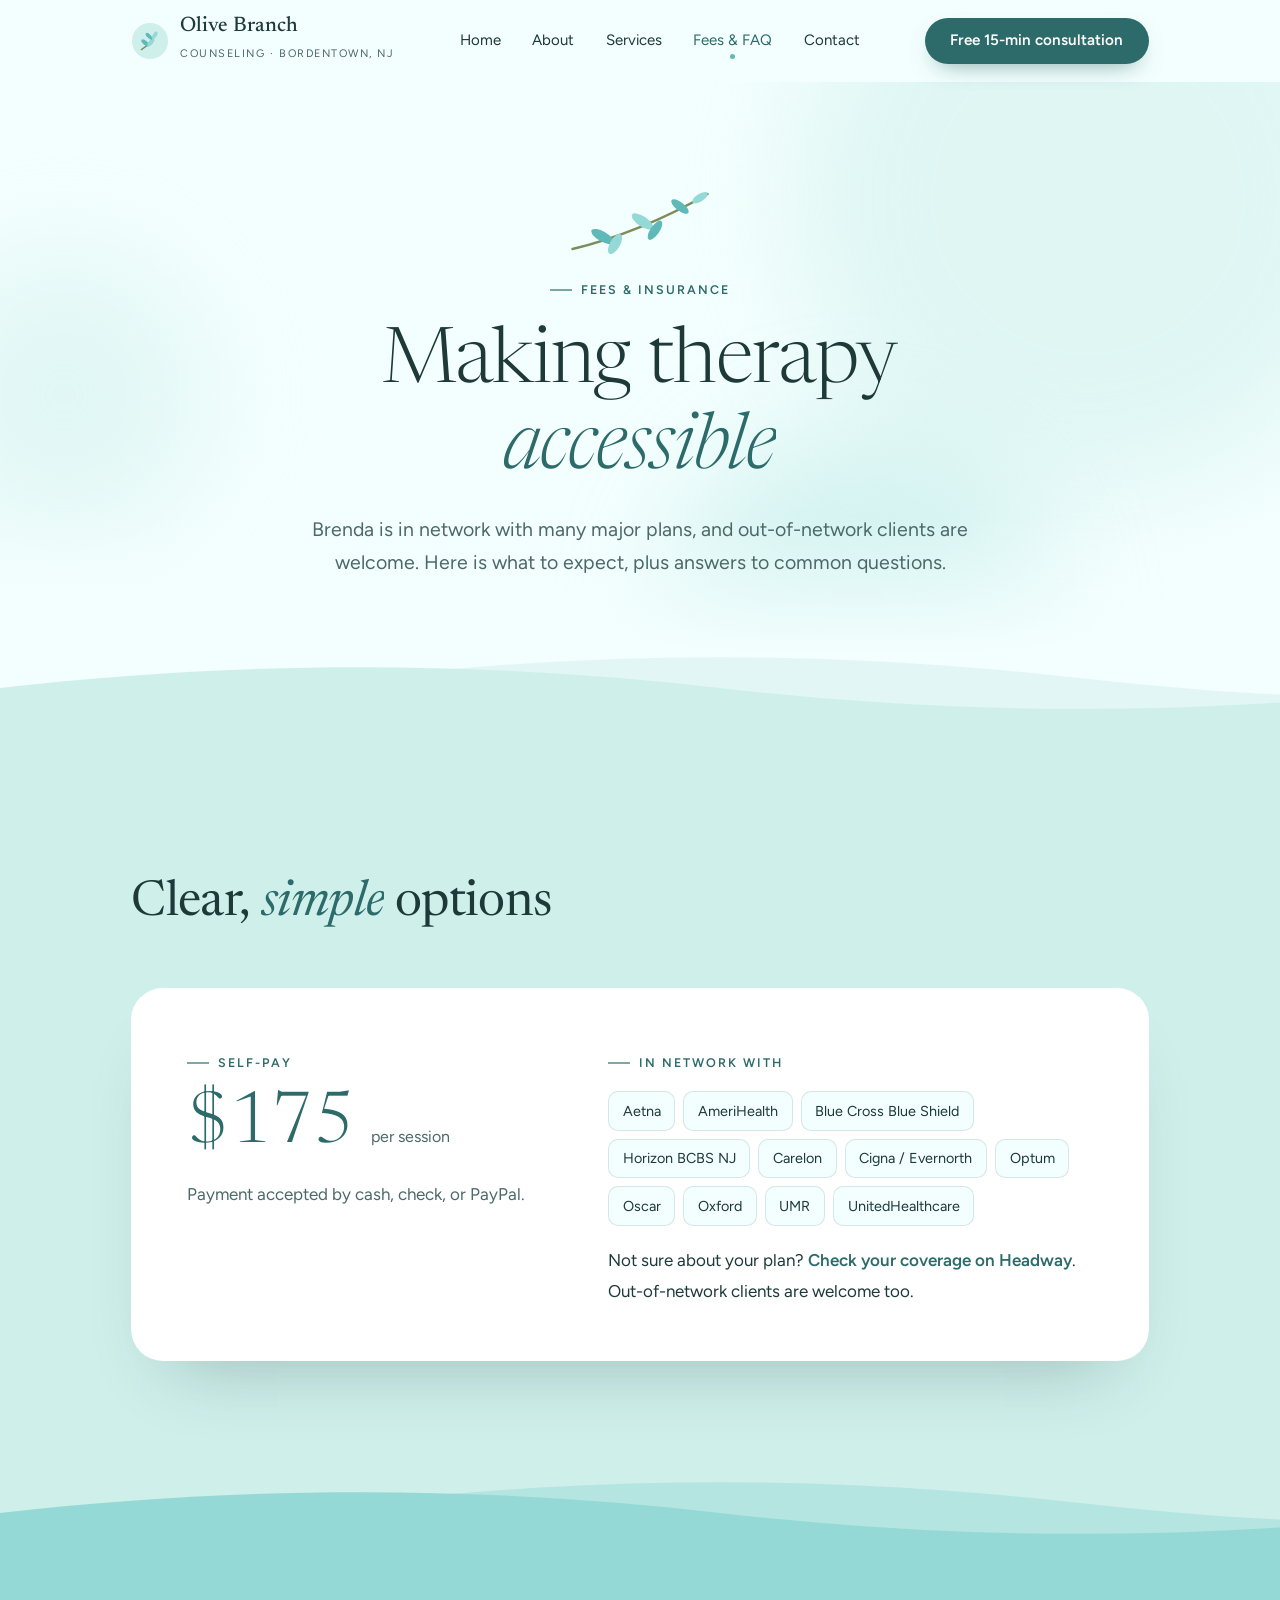
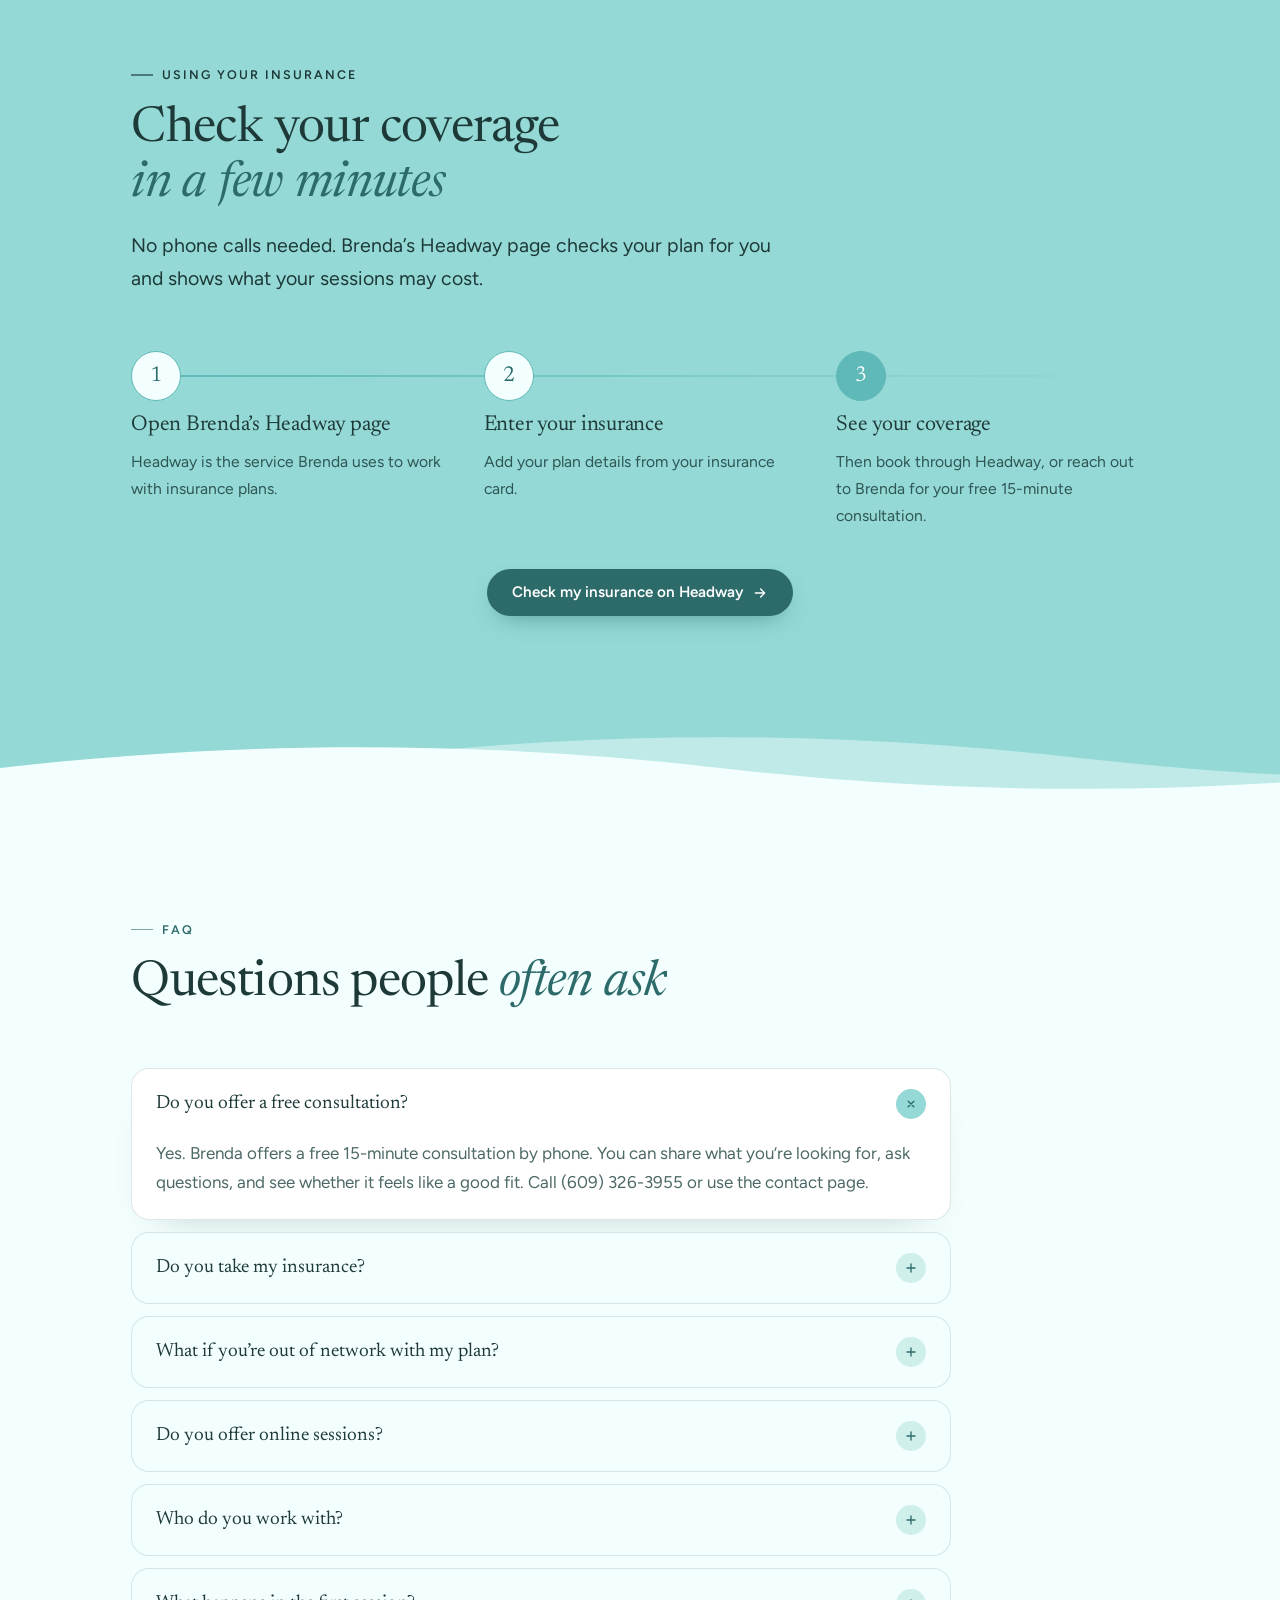
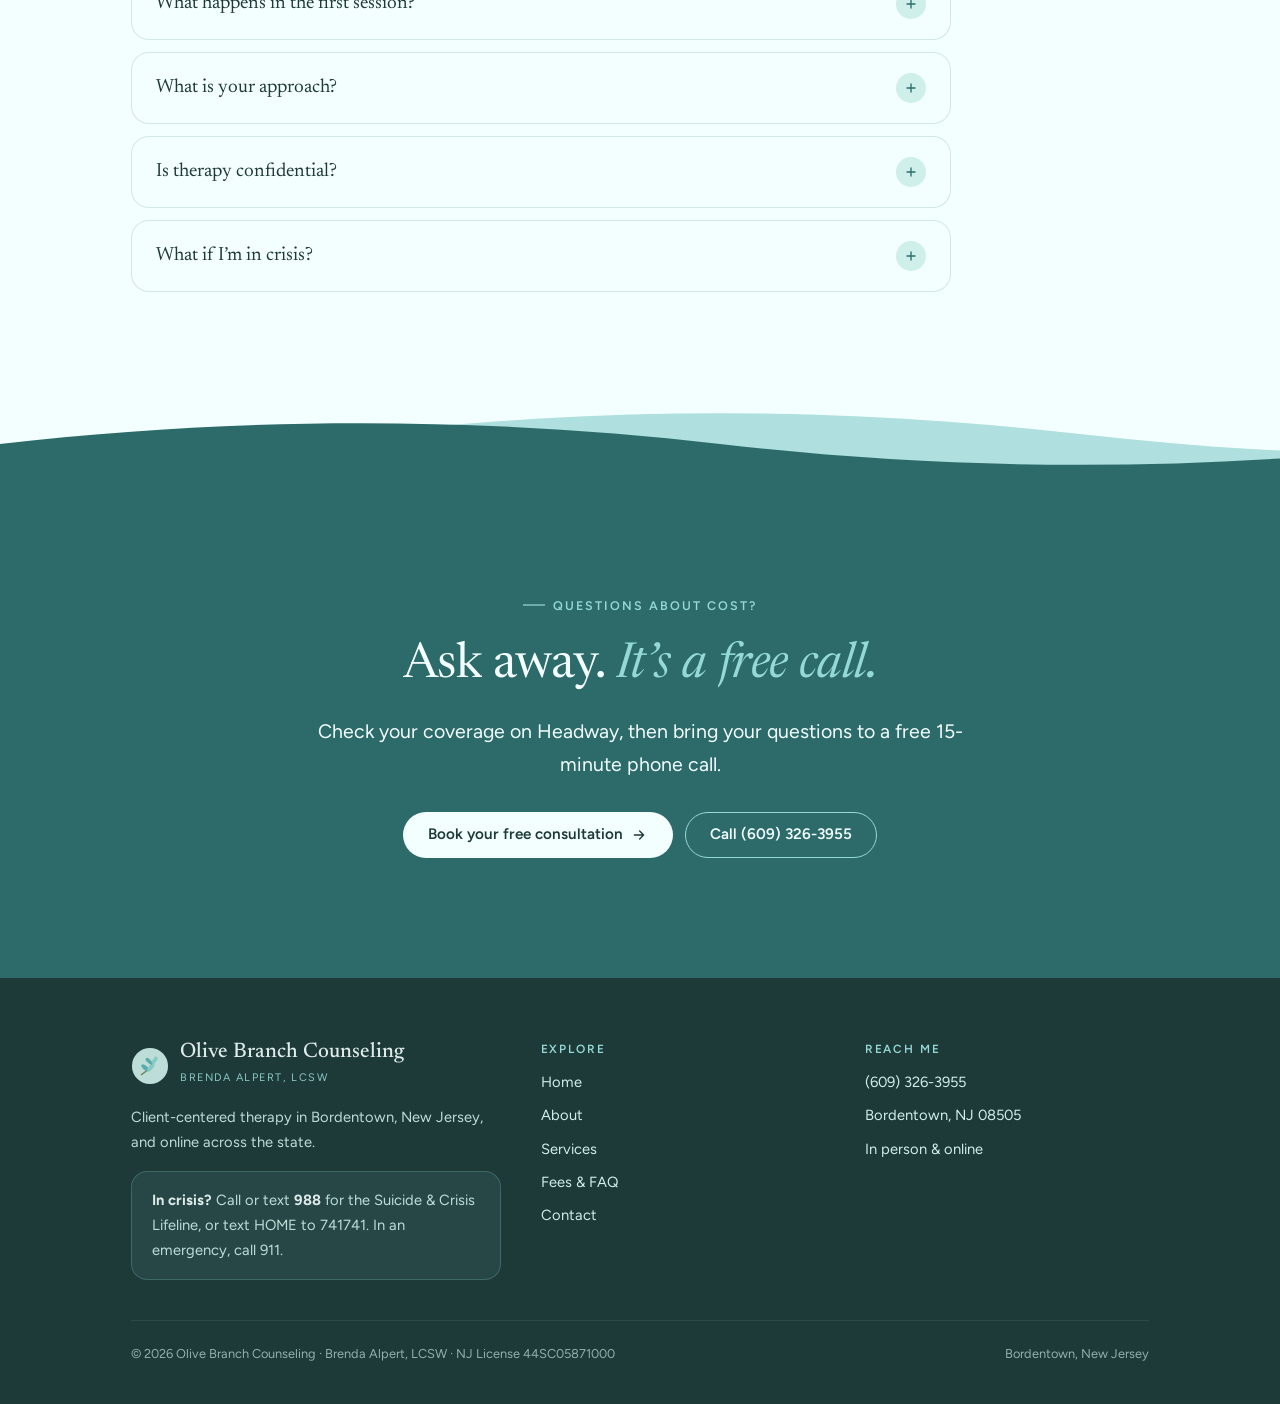
<file: site/fees.html>
<!doctype html>
<html lang="en">
<head>
<meta charset="utf-8">
<meta name="viewport" content="width=device-width, initial-scale=1">
<title>Fees &amp; Insurance | Olive Branch Counseling | Bordentown, NJ</title>
<meta name="description" content="Self-pay is $175 per session. In network with Aetna, Cigna, Horizon BCBS NJ, UnitedHealthcare and more. Free 15-minute consultation with Brenda Alpert, LCSW.">
<meta name="theme-color" content="#F3FFFE">
<link rel="icon" href="assets/img/favicon.svg" type="image/svg+xml">
<link rel="preconnect" href="https://fonts.googleapis.com">
<link rel="preconnect" href="https://fonts.gstatic.com" crossorigin>
<link rel="stylesheet" href="https://fonts.googleapis.com/css2?family=Newsreader:ital,opsz,wght@0,6..72,300..600;1,6..72,300..500&family=Figtree:wght@400;500;600&display=swap">
<link rel="stylesheet" href="assets/css/styles.css">
<script>document.documentElement.classList.add('js');setTimeout(function(){document.documentElement.classList.add('ready')},1500);</script>
<script src="assets/js/main.js" defer></script>
</head>
<body>
<a class="skip" href="#main">Skip to content</a>

<svg width="0" height="0" style="position:absolute" aria-hidden="true">
  <symbol id="leaf" viewBox="0 0 24 24"><path d="M4 20C4 10 10 4 20 4c0 10-6 16-16 16Z" fill="currentColor"/><path d="M4 20 15 9" stroke="#F3FFFE" stroke-width="1.4" fill="none" stroke-linecap="round"/></symbol>
  <symbol id="arrow" viewBox="0 0 24 24"><path d="M5 12h14M13 6l6 6-6 6" fill="none" stroke="currentColor" stroke-width="2" stroke-linecap="round" stroke-linejoin="round"/></symbol>
</svg>

<header class="nav">
  <div class="wrap">
    <a class="brand" href="index.html">
      <img src="assets/img/favicon.svg" alt="" width="38" height="38">
      <span><b>Olive Branch</b><small>Counseling &middot; Bordentown, NJ</small></span>
    </a>
    <nav aria-label="Main">
      <ul class="nav-links" id="nav-links">
        <li><a href="index.html">Home</a></li>
        <li><a href="about.html">About</a></li>
        <li><a href="services.html">Services</a></li>
        <li><a href="fees.html">Fees &amp; FAQ</a></li>
        <li><a href="contact.html">Contact</a></li>
        <li class="mobile-only"><a class="btn btn-primary" href="contact.html">Free 15-min consultation</a></li>
      </ul>
    </nav>
    <a class="btn btn-primary nav-cta" href="contact.html">Free 15-min consultation</a>
    <button class="nav-toggle" aria-label="Open menu" aria-expanded="false" aria-controls="nav-links"><span></span><span></span></button>
  </div>
</header>

<main id="main">


  <section class="page-hero">
    <div class="ambient" aria-hidden="true"><i></i><i></i><i></i></div>
    <div class="wrap">
      <svg class="branch mini-branch" viewBox="0 0 120 60" aria-hidden="true"><g class="sway">
      <path class="stem" pathLength="1" d="M6 52C40 44 80 28 114 8" stroke="#7E8C5A" stroke-width="2" fill="none" stroke-linecap="round"/>
      <g class="lf" style="--d:.5s"><ellipse cx="30" cy="42" rx="4" ry="10" transform="rotate(-60 30 42)" fill="#5FB9B8"/></g>
      <g class="lf" style="--d:.65s"><ellipse cx="40" cy="48" rx="4" ry="9" transform="rotate(30 40 48)" fill="#94D9D5"/></g>
      <g class="lf" style="--d:.85s"><ellipse cx="62" cy="30" rx="4" ry="10" transform="rotate(-56 62 30)" fill="#94D9D5"/></g>
      <g class="lf" style="--d:1s"><ellipse cx="72" cy="37" rx="3.6" ry="9" transform="rotate(34 72 37)" fill="#5FB9B8"/></g>
      <g class="lf" style="--d:1.2s"><ellipse cx="92" cy="18" rx="3.4" ry="8.5" transform="rotate(-52 92 18)" fill="#5FB9B8"/></g>
      <g class="lf" style="--d:1.35s"><ellipse cx="108" cy="11" rx="3" ry="7" transform="rotate(58 108 11)" fill="#94D9D5"/></g>
    </g></svg>
      <p class="eyebrow" data-reveal>Fees &amp; insurance</p>
      <h1 data-split>Making therapy <em>accessible</em></h1>
      <p class="lede" data-reveal style="--delay:400ms">Brenda is in network with many major plans, and out-of-network clients are welcome. Here is what to expect, plus answers to common questions.</p>
    </div>
  </section>

  <div class="wave" style="--above:var(--mist);--below:var(--foam)" aria-hidden="true"></div>

  <section class="band-foam" id="fees">
    <div class="wrap">
      <div class="sec-head">
        <p class="eyebrow" data-reveal>Cost</p>
        <h2 data-split>Clear, <em>simple</em> options</h2>
      </div>
      <div class="fees-card" data-reveal>
        <div>
          <p class="eyebrow">Self-pay</p>
          <p class="price">$175 <small>per session</small></p>
          <p class="muted" style="margin-top:18px">Payment accepted by cash, check, or PayPal.</p>
        </div>
        <div>
          <p class="eyebrow">In network with</p>
          <div class="ins"><span>Aetna</span><span>AmeriHealth</span><span>Blue Cross Blue Shield</span><span>Horizon BCBS NJ</span><span>Carelon</span><span>Cigna / Evernorth</span><span>Optum</span><span>Oscar</span><span>Oxford</span><span>UMR</span><span>UnitedHealthcare</span></div>
          <p style="margin-top:20px">Not sure about your plan? <a class="text-link" href="https://care.headway.co/providers/brenda-alpert" target="_blank" rel="noopener">Check your coverage on Headway</a>. Out-of-network clients are welcome too.</p>
        </div>
      </div>
    </div>
  </section>

  <div class="wave" style="--above:var(--foam);--below:var(--lagoon)" aria-hidden="true"></div>

  <section class="band-lagoon" id="insurance-tips">
    <div class="wrap">
      <div class="sec-head">
        <p class="eyebrow" data-reveal>Using your insurance</p>
        <h2 data-split>Check your coverage <em>in a few minutes</em></h2>
        <p class="lede" data-reveal>No phone calls needed. Brenda&rsquo;s Headway page checks your plan for you and shows what your sessions may cost.</p>
      </div>
      <ol class="steps" data-observe data-stagger style="list-style:none;margin:0;padding:0">
        <li class="step"><h3>Open Brenda&rsquo;s Headway page</h3><p>Headway is the service Brenda uses to work with insurance plans.</p></li>
        <li class="step"><h3>Enter your insurance</h3><p>Add your plan details from your insurance card.</p></li>
        <li class="step highlight"><h3>See your coverage</h3><p>Then book through Headway, or reach out to Brenda for your free 15-minute consultation.</p></li>
      </ol>
      <div class="sec-foot" data-reveal><a class="btn btn-primary" href="https://care.headway.co/providers/brenda-alpert" target="_blank" rel="noopener">Check my insurance on Headway <svg><use href="#arrow"/></svg></a></div>
    </div>
  </section>

  <div class="wave" style="--above:var(--lagoon);--below:var(--mist)" aria-hidden="true"></div>

  <section class="band-mist" id="faq">
    <div class="wrap">
      <div class="sec-head">
        <p class="eyebrow" data-reveal>FAQ</p>
        <h2 data-split>Questions people <em>often ask</em></h2>
      </div>
      <div class="faq" data-stagger>
        <details open>
          <summary>Do you offer a free consultation?</summary>
          <div class="answer"><p>Yes. Brenda offers a free 15-minute consultation by phone. You can share what you&rsquo;re looking for, ask questions, and see whether it feels like a good fit. Call (609) 326-3955 or use the contact page.</p></div>
        </details>
        <details>
          <summary>Do you take my insurance?</summary>
          <div class="answer"><p>Brenda is in network with Aetna, AmeriHealth, Blue Cross Blue Shield, Horizon BCBS NJ, Carelon, Cigna/Evernorth, Optum, Oscar, Oxford, UMR, and UnitedHealthcare. The quickest way to check your plan and estimated cost is <a href="https://care.headway.co/providers/brenda-alpert" target="_blank" rel="noopener">Brenda&rsquo;s Headway page</a>.</p></div>
        </details>
        <details>
          <summary>What if you&rsquo;re out of network with my plan?</summary>
          <div class="answer"><p>Out-of-network clients are welcome. The self-pay rate is $175 per session, paid by cash, check, or PayPal.</p></div>
        </details>
        <details>
          <summary>Do you offer online sessions?</summary>
          <div class="answer"><p>Yes. Brenda sees clients online across New Jersey, as well as in person at her home office in Bordentown.</p></div>
        </details>
        <details>
          <summary>Who do you work with?</summary>
          <div class="answer"><p>Infants and toddlers (with their parents), children, preteens, teens, adults, and seniors 65 and older, in individual, family, and couples sessions, including premarital concerns. The practice is LGBTQIA+ affirming.</p></div>
        </details>
        <!-- REVIEW: Brenda, please confirm this describes your first session accurately. -->
        <details>
          <summary>What happens in the first session?</summary>
          <div class="answer"><p>It&rsquo;s a chance to get to know each other. Brenda will ask about what brings you in and what you&rsquo;d like to change, and you can ask her anything. There&rsquo;s no pressure to share more than you&rsquo;re ready to.</p></div>
        </details>
        <details>
          <summary>What is your approach?</summary>
          <div class="answer"><p>Brenda practices client-centered therapy: your goals lead, and she draws on techniques such as CBT, play therapy, PCIT, art therapy, and motivational interviewing to fit you. See the <a class="text-link" href="services.html#approach">services page</a> for plain-language descriptions.</p></div>
        </details>
        <!-- REVIEW: Brenda, please review this confidentiality answer and adjust to match your practice's policies and NJ requirements. -->
        <details>
          <summary>Is therapy confidential?</summary>
          <div class="answer"><p>In general, what you share in therapy stays private. Like every therapist, Brenda follows legal exceptions, for example when there is a safety concern. She&rsquo;s happy to explain how this works before you begin.</p></div>
        </details>
        <details>
          <summary>What if I&rsquo;m in crisis?</summary>
          <div class="answer"><p>Therapy here is not an emergency service. If you are in crisis, call or text <strong>988</strong> (Suicide &amp; Crisis Lifeline) or text HOME to 741741. In an emergency, call <strong>911</strong>.</p></div>
        </details>
      </div>
    </div>
  </section>

  <div class="wave" style="--above:var(--mist);--below:var(--deep);--back:var(--tide)" aria-hidden="true"></div>

  <section class="cta-band band-deep">
    <div class="ripples" aria-hidden="true"><i></i><i></i><i></i></div>
    <div class="wrap">
      <p class="eyebrow" data-reveal>Questions about cost?</p>
      <h2 data-split>Ask away. <em>It&rsquo;s a free call.</em></h2>
      <p class="lede" data-reveal>Check your coverage on Headway, then bring your questions to a free 15-minute phone call.</p>
      <div class="ctas" data-reveal>
        <a class="btn btn-light" href="contact.html">Book your free consultation <svg><use href="#arrow"/></svg></a>
        <a class="btn btn-ghost" href="tel:+16093263955">Call (609) 326-3955</a>
      </div>
    </div>
  </section>
</main>

<footer class="site-footer">
  <div class="wrap">
    <div class="foot-top">
      <div class="foot-about">
        <a class="brand" href="index.html"><img src="assets/img/favicon.svg" alt="" width="38" height="38"><span><b>Olive Branch Counseling</b><small>Brenda Alpert, LCSW</small></span></a>
        <p>Client-centered therapy in Bordentown, New Jersey, and online across the state.</p>
        <div class="crisis"><b>In crisis?</b> Call or text <b>988</b> for the Suicide &amp; Crisis Lifeline, or text HOME to 741741. In an emergency, call 911.</div>
      </div>
      <div>
        <h2 class="foot-h">Explore</h2>
        <ul>
          <li><a href="index.html">Home</a></li>
          <li><a href="about.html">About</a></li>
          <li><a href="services.html">Services</a></li>
          <li><a href="fees.html">Fees &amp; FAQ</a></li>
          <li><a href="contact.html">Contact</a></li>
        </ul>
      </div>
      <div>
        <h2 class="foot-h">Reach me</h2>
        <ul>
          <li><a href="tel:+16093263955">(609) 326-3955</a></li>
          <li>Bordentown, NJ 08505</li>
          <li>In person &amp; online</li>
        </ul>
      </div>
    </div>
    <div class="foot-bottom"><span>&copy; <span data-year>2026</span> Olive Branch Counseling &middot; Brenda Alpert, LCSW &middot; NJ License 44SC05871000</span><span>Bordentown, New Jersey</span></div>
  </div>
</footer>
</body>
</html>
</file>
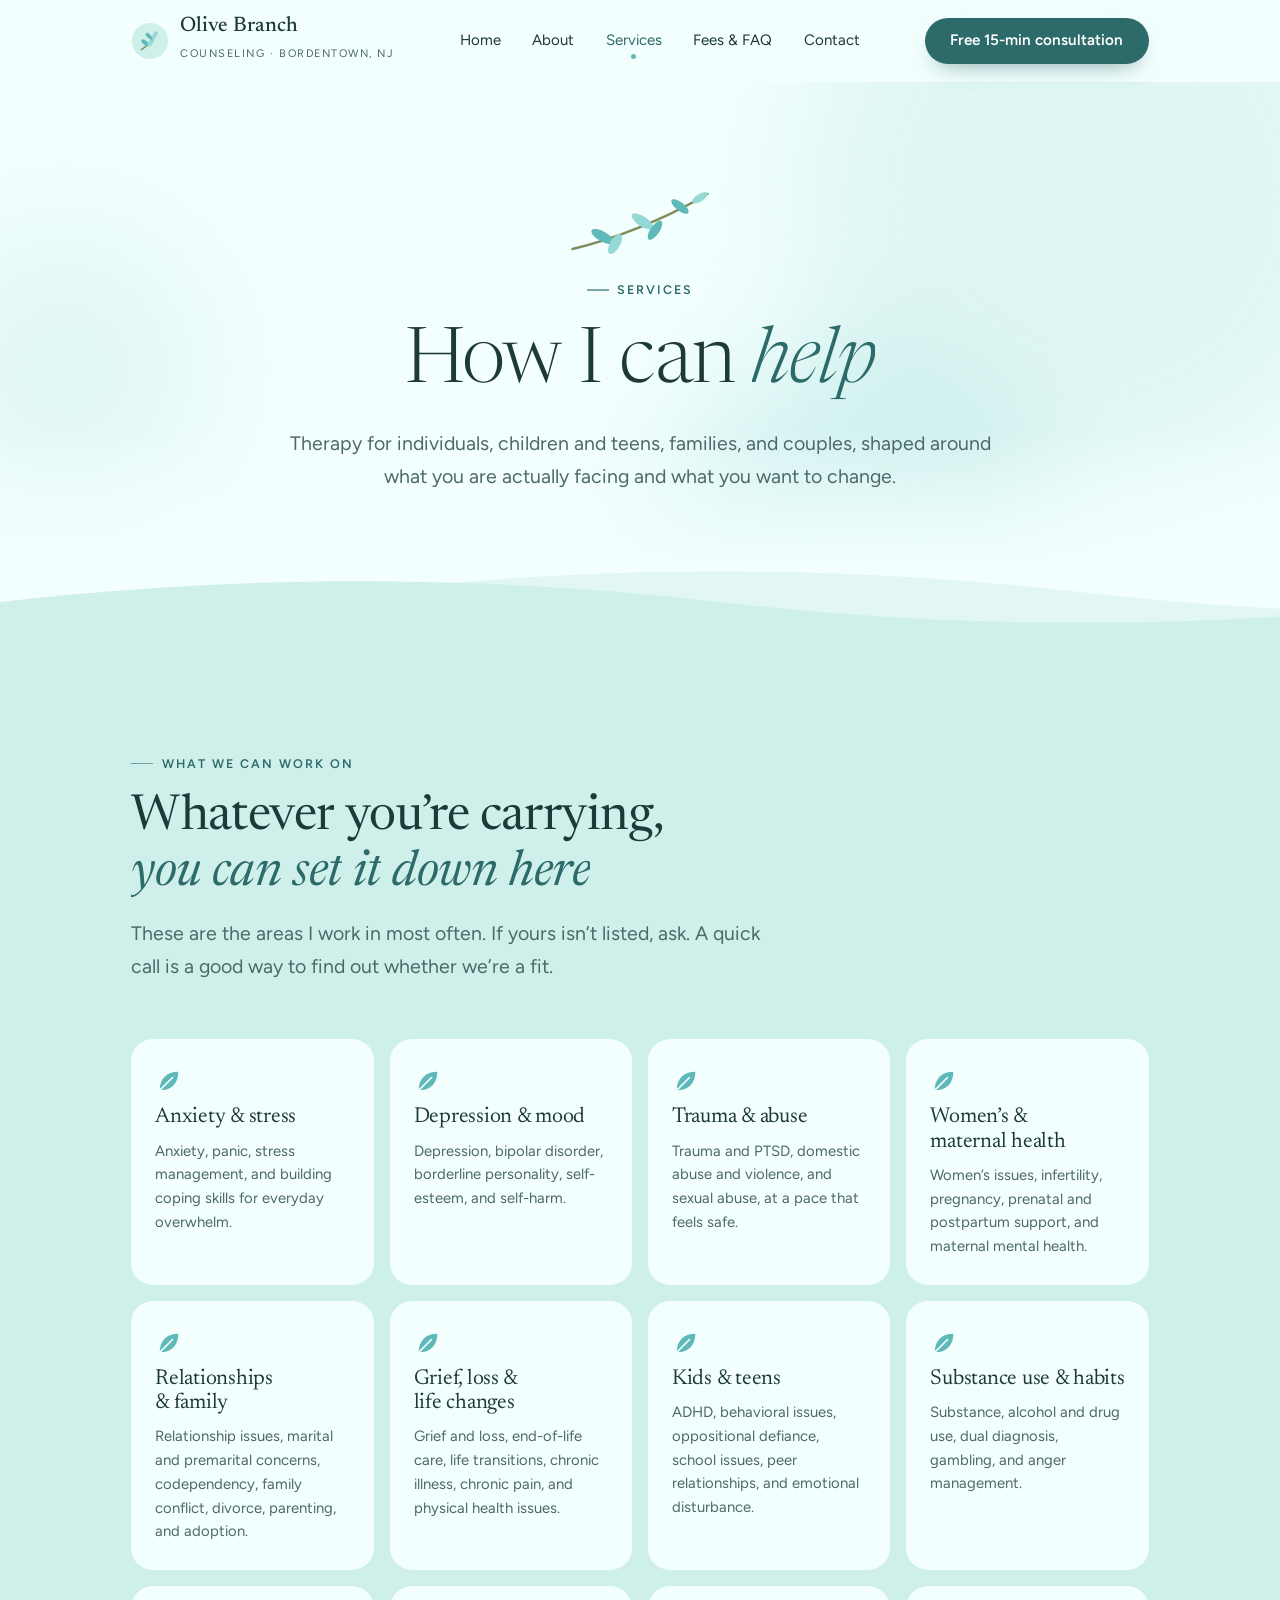
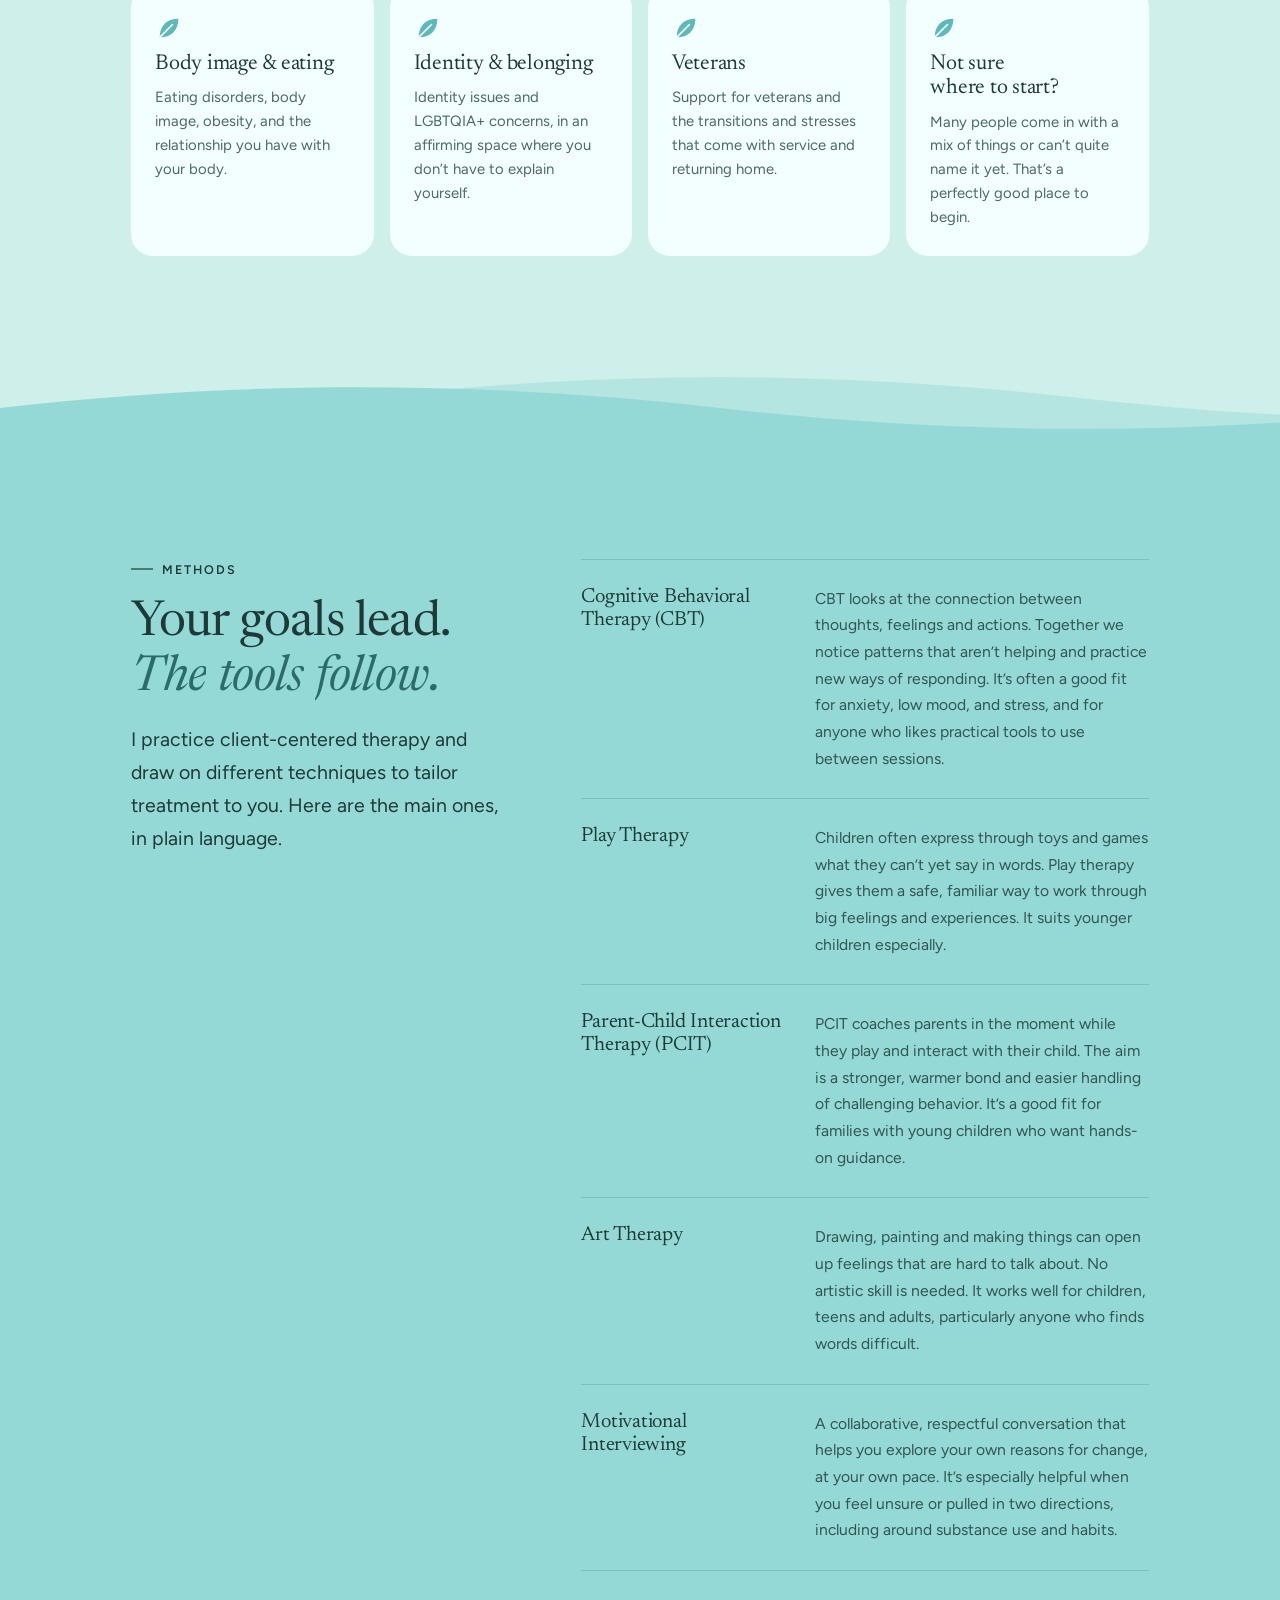
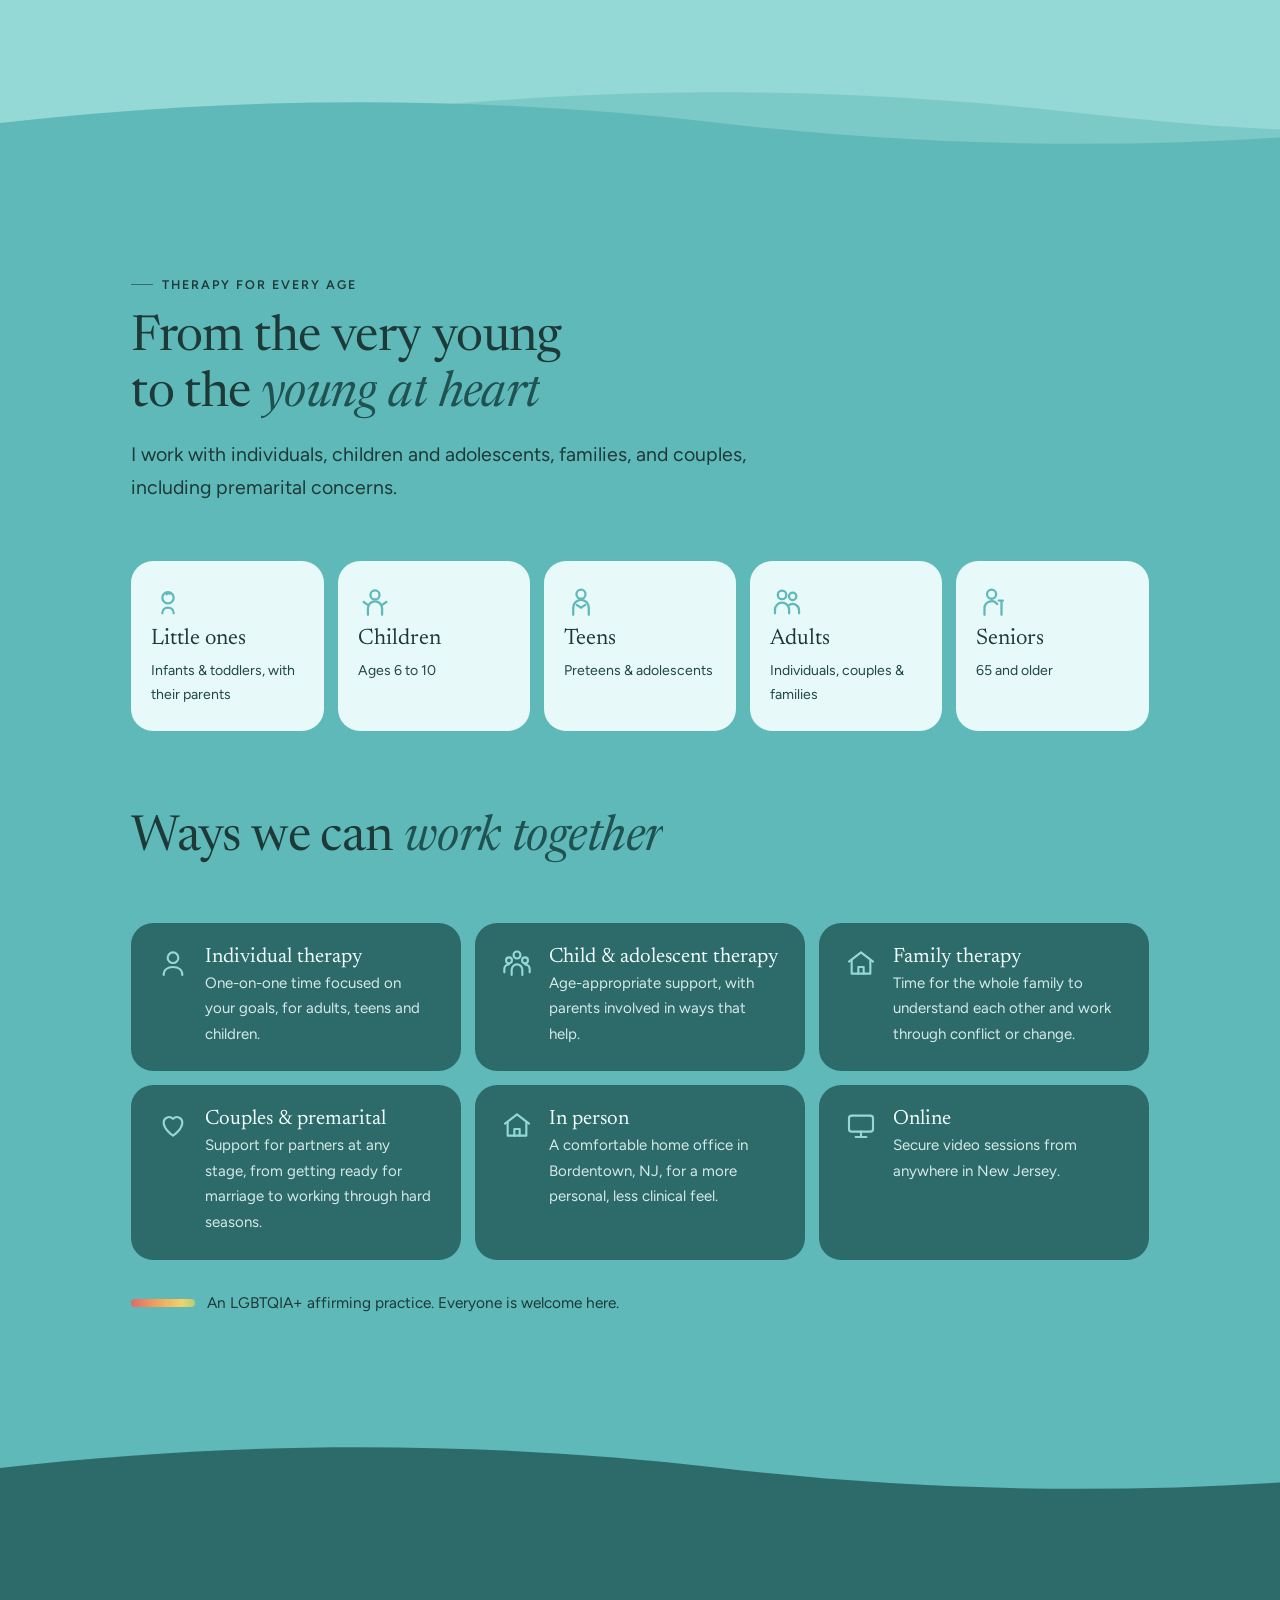
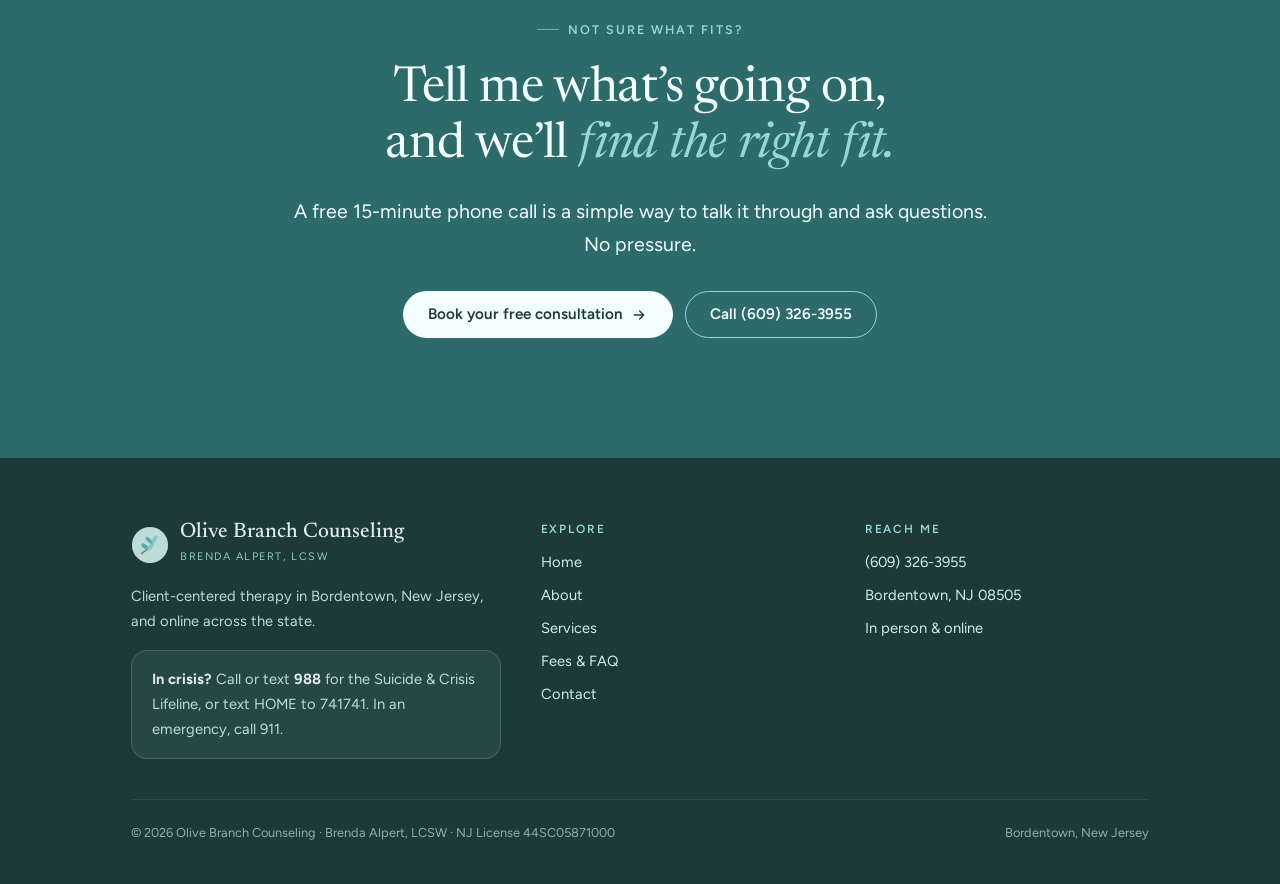
<file: site/services.html>
<!doctype html>
<html lang="en">
<head>
<meta charset="utf-8">
<meta name="viewport" content="width=device-width, initial-scale=1">
<title>Services | Olive Branch Counseling | Bordentown, NJ</title>
<meta name="description" content="Therapy for anxiety, depression, trauma, family and relationship concerns, kids and teens, and more with Brenda Alpert, LCSW. In person in Bordentown, NJ or online.">
<meta name="theme-color" content="#F3FFFE">
<link rel="icon" href="assets/img/favicon.svg" type="image/svg+xml">
<link rel="preconnect" href="https://fonts.googleapis.com">
<link rel="preconnect" href="https://fonts.gstatic.com" crossorigin>
<link rel="stylesheet" href="https://fonts.googleapis.com/css2?family=Newsreader:ital,opsz,wght@0,6..72,300..600;1,6..72,300..500&family=Figtree:wght@400;500;600&display=swap">
<link rel="stylesheet" href="assets/css/styles.css">
<script>document.documentElement.classList.add('js');setTimeout(function(){document.documentElement.classList.add('ready')},1500);</script>
<script src="assets/js/main.js" defer></script>
</head>
<body>
<a class="skip" href="#main">Skip to content</a>

<svg width="0" height="0" style="position:absolute" aria-hidden="true">
  <symbol id="leaf" viewBox="0 0 24 24"><path d="M4 20C4 10 10 4 20 4c0 10-6 16-16 16Z" fill="currentColor"/><path d="M4 20 15 9" stroke="#F3FFFE" stroke-width="1.4" fill="none" stroke-linecap="round"/></symbol>
  <symbol id="arrow" viewBox="0 0 24 24"><path d="M5 12h14M13 6l6 6-6 6" fill="none" stroke="currentColor" stroke-width="2" stroke-linecap="round" stroke-linejoin="round"/></symbol>
</svg>

<header class="nav">
  <div class="wrap">
    <a class="brand" href="index.html">
      <img src="assets/img/favicon.svg" alt="" width="38" height="38">
      <span><b>Olive Branch</b><small>Counseling &middot; Bordentown, NJ</small></span>
    </a>
    <nav aria-label="Main">
      <ul class="nav-links" id="nav-links">
        <li><a href="index.html">Home</a></li>
        <li><a href="about.html">About</a></li>
        <li><a href="services.html">Services</a></li>
        <li><a href="fees.html">Fees &amp; FAQ</a></li>
        <li><a href="contact.html">Contact</a></li>
        <li class="mobile-only"><a class="btn btn-primary" href="contact.html">Free 15-min consultation</a></li>
      </ul>
    </nav>
    <a class="btn btn-primary nav-cta" href="contact.html">Free 15-min consultation</a>
    <button class="nav-toggle" aria-label="Open menu" aria-expanded="false" aria-controls="nav-links"><span></span><span></span></button>
  </div>
</header>

<main id="main">


  <section class="page-hero">
    <div class="ambient" aria-hidden="true"><i></i><i></i><i></i></div>
    <div class="wrap">
      <svg class="branch mini-branch" viewBox="0 0 120 60" aria-hidden="true"><g class="sway">
      <path class="stem" pathLength="1" d="M6 52C40 44 80 28 114 8" stroke="#7E8C5A" stroke-width="2" fill="none" stroke-linecap="round"/>
      <g class="lf" style="--d:.5s"><ellipse cx="30" cy="42" rx="4" ry="10" transform="rotate(-60 30 42)" fill="#5FB9B8"/></g>
      <g class="lf" style="--d:.65s"><ellipse cx="40" cy="48" rx="4" ry="9" transform="rotate(30 40 48)" fill="#94D9D5"/></g>
      <g class="lf" style="--d:.85s"><ellipse cx="62" cy="30" rx="4" ry="10" transform="rotate(-56 62 30)" fill="#94D9D5"/></g>
      <g class="lf" style="--d:1s"><ellipse cx="72" cy="37" rx="3.6" ry="9" transform="rotate(34 72 37)" fill="#5FB9B8"/></g>
      <g class="lf" style="--d:1.2s"><ellipse cx="92" cy="18" rx="3.4" ry="8.5" transform="rotate(-52 92 18)" fill="#5FB9B8"/></g>
      <g class="lf" style="--d:1.35s"><ellipse cx="108" cy="11" rx="3" ry="7" transform="rotate(58 108 11)" fill="#94D9D5"/></g>
    </g></svg>
      <p class="eyebrow" data-reveal>Services</p>
      <h1 data-split>How I can <em>help</em></h1>
      <p class="lede" data-reveal style="--delay:400ms">Therapy for individuals, children and teens, families, and couples, shaped around what you are actually facing and what you want to change.</p>
    </div>
  </section>

  <div class="wave" style="--above:var(--mist);--below:var(--foam)" aria-hidden="true"></div>

  <section class="band-foam" id="specialties">
    <div class="wrap">
      <div class="sec-head">
        <p class="eyebrow" data-reveal>What we can work on</p>
        <h2 data-split>Whatever you&rsquo;re carrying, <em>you can set it down here</em></h2>
        <p class="lede" data-reveal>These are the areas I work in most often. If yours isn&rsquo;t listed, ask. A quick call is a good way to find out whether we&rsquo;re a fit.</p>
      </div>
      <div class="spec-grid" data-stagger>
        <article class="spec"><svg class="leaf" aria-hidden="true"><use href="#leaf"/></svg><h3>Anxiety &amp; stress</h3><p>Anxiety, panic, stress management, and building coping skills for everyday overwhelm.</p></article>
        <article class="spec"><svg class="leaf" aria-hidden="true"><use href="#leaf"/></svg><h3>Depression &amp; mood</h3><p>Depression, bipolar disorder, borderline personality, self-esteem, and self-harm.</p></article>
        <article class="spec"><svg class="leaf" aria-hidden="true"><use href="#leaf"/></svg><h3>Trauma &amp; abuse</h3><p>Trauma and PTSD, domestic abuse and violence, and sexual abuse, at a pace that feels safe.</p></article>
        <article class="spec"><svg class="leaf" aria-hidden="true"><use href="#leaf"/></svg><h3>Women&rsquo;s &amp; maternal health</h3><p>Women&rsquo;s issues, infertility, pregnancy, prenatal and postpartum support, and maternal mental health.</p></article>
        <article class="spec"><svg class="leaf" aria-hidden="true"><use href="#leaf"/></svg><h3>Relationships &amp; family</h3><p>Relationship issues, marital and premarital concerns, codependency, family conflict, divorce, parenting, and adoption.</p></article>
        <article class="spec"><svg class="leaf" aria-hidden="true"><use href="#leaf"/></svg><h3>Grief, loss &amp; life changes</h3><p>Grief and loss, end-of-life care, life transitions, chronic illness, chronic pain, and physical health issues.</p></article>
        <article class="spec"><svg class="leaf" aria-hidden="true"><use href="#leaf"/></svg><h3>Kids &amp; teens</h3><p>ADHD, behavioral issues, oppositional defiance, school issues, peer relationships, and emotional disturbance.</p></article>
        <article class="spec"><svg class="leaf" aria-hidden="true"><use href="#leaf"/></svg><h3>Substance use &amp; habits</h3><p>Substance, alcohol and drug use, dual diagnosis, gambling, and anger management.</p></article>
        <article class="spec"><svg class="leaf" aria-hidden="true"><use href="#leaf"/></svg><h3>Body image &amp; eating</h3><p>Eating disorders, body image, obesity, and the relationship you have with your body.</p></article>
        <article class="spec"><svg class="leaf" aria-hidden="true"><use href="#leaf"/></svg><h3>Identity &amp; belonging</h3><p>Identity issues and LGBTQIA+ concerns, in an affirming space where you don&rsquo;t have to explain yourself.</p></article>
        <article class="spec"><svg class="leaf" aria-hidden="true"><use href="#leaf"/></svg><h3>Veterans</h3><p>Support for veterans and the transitions and stresses that come with service and returning home.</p></article>
        <article class="spec"><svg class="leaf" aria-hidden="true"><use href="#leaf"/></svg><h3>Not sure where to start?</h3><p>Many people come in with a mix of things or can&rsquo;t quite name it yet. That&rsquo;s a perfectly good place to begin.</p></article>
      </div>
    </div>
  </section>

  <div class="wave" style="--above:var(--foam);--below:var(--lagoon)" aria-hidden="true"></div>

  <section class="band-lagoon" id="approach">
    <div class="wrap split">
      <div class="sec-head">
        <p class="eyebrow" data-reveal>Methods</p>
        <h2 data-split>Your goals lead. <em>The tools follow.</em></h2>
        <p class="lede" data-reveal>I practice client-centered therapy and draw on different techniques to tailor treatment to you. Here are the main ones, in plain language.</p>
      </div>
      <div class="methods" data-stagger>
        <div class="method"><h3>Cognitive Behavioral Therapy (CBT)</h3><p>CBT looks at the connection between thoughts, feelings and actions. Together we notice patterns that aren&rsquo;t helping and practice new ways of responding. It&rsquo;s often a good fit for anxiety, low mood, and stress, and for anyone who likes practical tools to use between sessions.</p></div>
        <div class="method"><h3>Play Therapy</h3><p>Children often express through toys and games what they can&rsquo;t yet say in words. Play therapy gives them a safe, familiar way to work through big feelings and experiences. It suits younger children especially.</p></div>
        <div class="method"><h3>Parent-Child Interaction Therapy (PCIT)</h3><p>PCIT coaches parents in the moment while they play and interact with their child. The aim is a stronger, warmer bond and easier handling of challenging behavior. It&rsquo;s a good fit for families with young children who want hands-on guidance.</p></div>
        <div class="method"><h3>Art Therapy</h3><p>Drawing, painting and making things can open up feelings that are hard to talk about. No artistic skill is needed. It works well for children, teens and adults, particularly anyone who finds words difficult.</p></div>
        <div class="method"><h3>Motivational Interviewing</h3><p>A collaborative, respectful conversation that helps you explore your own reasons for change, at your own pace. It&rsquo;s especially helpful when you feel unsure or pulled in two directions, including around substance use and habits.</p></div>
      </div>
    </div>
  </section>

  <div class="wave" style="--above:var(--lagoon);--below:var(--tide)" aria-hidden="true"></div>

  <section class="band-tide" id="who">
    <div class="wrap">
      <div class="sec-head">
        <p class="eyebrow" data-reveal>Therapy for every age</p>
        <h2 data-split>From the very young to the <em>young at heart</em></h2>
        <p class="lede" data-reveal>I work with individuals, children and adolescents, families, and couples, including premarital concerns.</p>
      </div>
      <div class="ages" data-stagger>
        <div class="age"><svg viewBox="0 0 24 24" fill="none" stroke="currentColor" stroke-width="1.6" stroke-linecap="round"><circle cx="12" cy="9" r="4"/><path d="M8 20c0-2.5 1.8-4 4-4s4 1.5 4 4"/><path d="M11 6.5c.6-.9 1.6-1 2.2-.3"/></svg><b>Little ones</b><span>Infants &amp; toddlers, with their parents</span></div>
        <div class="age"><svg viewBox="0 0 24 24" fill="none" stroke="currentColor" stroke-width="1.6" stroke-linecap="round"><circle cx="12" cy="7" r="3.2"/><path d="M7 21v-4.5a5 5 0 0 1 10 0V21"/><path d="M4 12l3 2M20 12l-3 2"/></svg><b>Children</b><span>Ages 6 to 10</span></div>
        <div class="age"><svg viewBox="0 0 24 24" fill="none" stroke="currentColor" stroke-width="1.6" stroke-linecap="round"><circle cx="12" cy="6.5" r="3.2"/><path d="M6.5 21v-5a5.5 5.5 0 0 1 11 0v5"/><path d="M9 14l3 2 3-2"/></svg><b>Teens</b><span>Preteens &amp; adolescents</span></div>
        <div class="age"><svg viewBox="0 0 24 24" fill="none" stroke="currentColor" stroke-width="1.6" stroke-linecap="round"><circle cx="8.5" cy="7" r="3"/><circle cx="16" cy="8" r="2.6"/><path d="M3.5 20v-2.5a5 5 0 0 1 10 0V20M13.5 14.2a4.5 4.5 0 0 1 7 3.8V20"/></svg><b>Adults</b><span>Individuals, couples &amp; families</span></div>
        <div class="age"><svg viewBox="0 0 24 24" fill="none" stroke="currentColor" stroke-width="1.6" stroke-linecap="round"><circle cx="11" cy="6.5" r="3.2"/><path d="M6 21v-4.5a5 5 0 0 1 9-3"/><path d="M18 11v10M16 11h3"/></svg><b>Seniors</b><span>65 and older</span></div>
      </div>
      <div class="sec-head" style="margin-top:clamp(48px,7vw,80px)">
        <h2 data-split>Ways we can <em>work together</em></h2>
      </div>
      <div class="formats" data-stagger>
        <div class="format">
          <svg viewBox="0 0 24 24" fill="none" stroke="currentColor" stroke-width="1.6" stroke-linecap="round" stroke-linejoin="round" aria-hidden="true"><circle cx="12" cy="8" r="4"/><path d="M5 21c0-4 3-6 7-6s7 2 7 6"/></svg>
          <div><b>Individual therapy</b><p>One-on-one time focused on your goals, for adults, teens and children.</p></div>
        </div>
        <div class="format">
          <svg viewBox="0 0 24 24" fill="none" stroke="currentColor" stroke-width="1.6" stroke-linecap="round" stroke-linejoin="round" aria-hidden="true"><circle cx="12" cy="6" r="2.6"/><circle cx="6" cy="10" r="2.2"/><circle cx="18" cy="10" r="2.2"/><path d="M8 21v-4a4 4 0 0 1 8 0v4M2.5 19v-2.5A3.5 3.5 0 0 1 6 13M21.5 19v-2.5A3.5 3.5 0 0 0 18 13"/></svg>
          <div><b>Child &amp; adolescent therapy</b><p>Age-appropriate support, with parents involved in ways that help.</p></div>
        </div>
        <div class="format">
          <svg viewBox="0 0 24 24" fill="none" stroke="currentColor" stroke-width="1.6" stroke-linecap="round" stroke-linejoin="round" aria-hidden="true"><path d="M3 11 12 4l9 7"/><path d="M5 10v10h14V10"/><path d="M10 20v-5h4v5"/></svg>
          <div><b>Family therapy</b><p>Time for the whole family to understand each other and work through conflict or change.</p></div>
        </div>
        <div class="format">
          <svg viewBox="0 0 24 24" fill="none" stroke="currentColor" stroke-width="1.6" stroke-linecap="round" stroke-linejoin="round" aria-hidden="true"><path d="M12 20s-7-4.4-7-10a4 4 0 0 1 7-2.6A4 4 0 0 1 19 10c0 5.6-7 10-7 10Z"/></svg>
          <div><b>Couples &amp; premarital</b><p>Support for partners at any stage, from getting ready for marriage to working through hard seasons.</p></div>
        </div>
        <div class="format">
          <svg viewBox="0 0 24 24" fill="none" stroke="currentColor" stroke-width="1.6" stroke-linecap="round" stroke-linejoin="round" aria-hidden="true"><path d="M3 11 12 4l9 7"/><path d="M5 10v10h14V10"/><path d="M10 20v-5h4v5"/></svg>
          <div><b>In person</b><p>A comfortable home office in Bordentown, NJ, for a more personal, less clinical feel.</p></div>
        </div>
        <div class="format">
          <svg viewBox="0 0 24 24" fill="none" stroke="currentColor" stroke-width="1.6" stroke-linecap="round" stroke-linejoin="round" aria-hidden="true"><rect x="3" y="5" width="18" height="12" rx="2"/><path d="M8 21h8M12 17v4"/></svg>
          <div><b>Online</b><p>Secure video sessions from anywhere in New Jersey.</p></div>
        </div>
      </div>
      <p class="affirm" data-reveal><i aria-hidden="true"></i> An LGBTQIA+ affirming practice. Everyone is welcome here.</p>
    </div>
  </section>

  <div class="wave" style="--above:var(--tide);--below:var(--deep);--back:var(--tide)" aria-hidden="true"></div>

  <section class="cta-band band-deep">
    <div class="ripples" aria-hidden="true"><i></i><i></i><i></i></div>
    <div class="wrap">
      <p class="eyebrow" data-reveal>Not sure what fits?</p>
      <h2 data-split>Tell me what&rsquo;s going on, and we&rsquo;ll <em>find the right fit.</em></h2>
      <p class="lede" data-reveal>A free 15-minute phone call is a simple way to talk it through and ask questions. No pressure.</p>
      <div class="ctas" data-reveal>
        <a class="btn btn-light" href="contact.html">Book your free consultation <svg><use href="#arrow"/></svg></a>
        <a class="btn btn-ghost" href="tel:+16093263955">Call (609) 326-3955</a>
      </div>
    </div>
  </section>
</main>

<footer class="site-footer">
  <div class="wrap">
    <div class="foot-top">
      <div class="foot-about">
        <a class="brand" href="index.html"><img src="assets/img/favicon.svg" alt="" width="38" height="38"><span><b>Olive Branch Counseling</b><small>Brenda Alpert, LCSW</small></span></a>
        <p>Client-centered therapy in Bordentown, New Jersey, and online across the state.</p>
        <div class="crisis"><b>In crisis?</b> Call or text <b>988</b> for the Suicide &amp; Crisis Lifeline, or text HOME to 741741. In an emergency, call 911.</div>
      </div>
      <div>
        <h2 class="foot-h">Explore</h2>
        <ul>
          <li><a href="index.html">Home</a></li>
          <li><a href="about.html">About</a></li>
          <li><a href="services.html">Services</a></li>
          <li><a href="fees.html">Fees &amp; FAQ</a></li>
          <li><a href="contact.html">Contact</a></li>
        </ul>
      </div>
      <div>
        <h2 class="foot-h">Reach me</h2>
        <ul>
          <li><a href="tel:+16093263955">(609) 326-3955</a></li>
          <li>Bordentown, NJ 08505</li>
          <li>In person &amp; online</li>
        </ul>
      </div>
    </div>
    <div class="foot-bottom"><span>&copy; <span data-year>2026</span> Olive Branch Counseling &middot; Brenda Alpert, LCSW &middot; NJ License 44SC05871000</span><span>Bordentown, New Jersey</span></div>
  </div>
</footer>
</body>
</html>
</file>
<file: site/assets/css/styles.css>
/* ==========================================================================
   Olive Branch Counseling
   Layout: soft tidal bands stepping from palest aqua to deep teal, joined by
   slowly drifting wave edges. Content sits in a calm 1120px column.
   ========================================================================== */

:root {
  --mist: #F3FFFE;      /* palette 1 */
  --foam: #CFEFEB;      /* palette 2 */
  --lagoon: #94D9D5;    /* palette 3, a favorite */
  --tide: #5FB9B8;      /* palette 4, a favorite */
  --deep: #2C6B6A;      /* darker tide for buttons, links */
  --ink: #1D3938;       /* teal-black text */
  --ink-soft: #4C6967;
  --olive: #7E8C5A;     /* the branch, used sparingly */
  --white: #FFFFFF;
  --line: rgba(44, 107, 106, .16);

  --display: "Newsreader", "Iowan Old Style", Georgia, serif;
  --body: "Figtree", "Segoe UI", system-ui, sans-serif;

  --wrap: 1120px;
  --gutter: max(20px, 4vw);
  --radius: 22px;
  --ease: cubic-bezier(.2, .7, .2, 1);
  --ease-soft: cubic-bezier(.45, 0, .2, 1);
  color-scheme: light;
}

/* ---------- base ---------- */
*, *::before, *::after { box-sizing: border-box; }
html { scroll-behavior: smooth; -webkit-text-size-adjust: 100%; overflow-x: clip; }
body {
  margin: 0;
  background: var(--mist);
  color: var(--ink);
  font: 400 17px/1.7 var(--body);
  -webkit-font-smoothing: antialiased;
  overflow-x: clip;
}
img, svg { max-width: 100%; display: block; }
a { color: var(--deep); text-underline-offset: .2em; }
::selection { background: var(--lagoon); color: var(--ink); }
:focus-visible { outline: 3px solid var(--tide); outline-offset: 3px; border-radius: 6px; }
h1, h2, h3, h4 {
  font-family: var(--display);
  font-weight: 400;
  line-height: 1.12;
  letter-spacing: -.012em;
  text-wrap: balance;
  margin: 0;
}
h1 { font-size: clamp(2.7rem, 6.2vw, 4.8rem); font-weight: 300; }
h2 { font-size: clamp(2rem, 4.2vw, 3.1rem); }
h3 { font-size: 1.35rem; }
h1 em, h2 em { font-style: italic; color: var(--deep); }
p { margin: 0; }
.wrap { max-width: var(--wrap); margin: 0 auto; padding-inline: var(--gutter); }
.skip { position: absolute; left: -999px; top: 8px; background: var(--deep); color: var(--white); padding: .6em 1em; border-radius: 8px; z-index: 100; }
.skip:focus { left: 8px; }
.sr-only { position: absolute; width: 1px; height: 1px; overflow: hidden; clip: rect(0 0 0 0); white-space: nowrap; }

.eyebrow {
  font-size: .78rem;
  font-weight: 600;
  letter-spacing: .16em;
  text-transform: uppercase;
  color: var(--deep);
  display: inline-flex;
  align-items: center;
  gap: .7em;
}
.eyebrow::before { content: ""; width: 22px; height: 1.5px; background: currentColor; opacity: .6; }
.lede { font-size: clamp(1.08rem, 1.6vw, 1.22rem); color: var(--ink-soft); max-width: 36em; }
.muted { color: var(--ink-soft); }

/* ---------- buttons ---------- */
.btn {
  --bx: 0px; --by: 0px;
  position: relative;
  display: inline-flex;
  align-items: center;
  gap: .55em;
  padding: .95em 1.6em;
  border-radius: 999px;
  font: 600 .95rem/1 var(--body);
  text-decoration: none;
  border: 1.5px solid transparent;
  cursor: pointer;
  overflow: hidden;
  isolation: isolate;
  transform: translate(var(--bx), var(--by));
  transition: transform .5s var(--ease), color .35s, border-color .35s, box-shadow .35s;
}
.btn::after {
  content: "";
  position: absolute;
  inset: 0;
  z-index: -1;
  border-radius: inherit;
  transform: scale(0);
  transition: transform .5s var(--ease);
}
.btn:hover::after { transform: scale(1.02); }
.btn svg { width: 1.05em; height: 1.05em; transition: transform .4s var(--ease); }
.btn:hover svg { transform: translateX(3px); }
.btn-primary { background: var(--deep); color: var(--white); box-shadow: 0 10px 24px -12px rgba(44, 107, 106, .7); }
.btn-primary::after { background: var(--ink); }
.btn-ghost { border-color: var(--deep); color: var(--deep); background: transparent; }
.btn-ghost::after { background: var(--foam); }
.btn-light { background: var(--mist); color: var(--ink); }
.btn-light::after { background: var(--white); }
.text-link {
  display: inline-flex; align-items: center; gap: .4em;
  font-weight: 600; text-decoration: none; color: var(--deep);
  background: linear-gradient(currentColor, currentColor) 0 100% / 0 1.5px no-repeat;
  transition: background-size .45s var(--ease);
  padding-bottom: 2px;
}
.text-link:hover { background-size: 100% 1.5px; }

/* ---------- navigation ---------- */
.nav {
  position: sticky;
  top: 0;
  z-index: 50;
  view-transition-name: site-nav;
  transition: background .4s, box-shadow .4s, backdrop-filter .4s;
}
.nav.scrolled {
  background: rgba(243, 255, 254, .82);
  backdrop-filter: blur(14px) saturate(1.2);
  -webkit-backdrop-filter: blur(14px) saturate(1.2);
  box-shadow: 0 1px 0 var(--line);
}
.nav .wrap { display: flex; align-items: center; justify-content: space-between; gap: 24px; padding-block: 16px; transition: padding .4s var(--ease); }
.nav.scrolled .wrap { padding-block: 10px; }
.brand { display: flex; align-items: center; gap: 11px; text-decoration: none; color: var(--ink); }
.brand img { width: 38px; height: 38px; flex: none; transition: transform .8s var(--ease); }
.brand:hover img { transform: rotate(-14deg) scale(1.05); }
.brand b { font: 500 1.32rem/1 var(--display); display: block; }
.brand small { white-space: nowrap; font-size: .68rem; letter-spacing: .14em; text-transform: uppercase; color: var(--ink-soft); }
.nav-links { display: flex; gap: 6px; list-style: none; margin: 0; padding: 0; font-size: .94rem; }
.nav-links a { white-space: nowrap;
  position: relative;
  display: block;
  padding: .5em .85em;
  color: var(--ink);
  text-decoration: none;
  border-radius: 999px;
  transition: color .3s, background .3s;
}
.nav-links a:hover { background: rgba(148, 217, 213, .3); }
.nav-links a[aria-current="page"] { color: var(--deep); }
.nav-links a[aria-current="page"]::after {
  content: ""; position: absolute; left: 50%; bottom: 2px; width: 5px; height: 5px; margin-left: -2.5px;
  border-radius: 50%; background: var(--tide);
}
.nav-toggle {
  display: none;
  width: 46px; height: 46px;
  border: 0; border-radius: 50%;
  background: var(--foam);
  cursor: pointer;
  position: relative;
}
.nav-toggle span { position: absolute; left: 14px; right: 14px; height: 1.5px; background: var(--ink); transition: transform .4s var(--ease), opacity .3s; }
.nav-toggle span:nth-child(1) { top: 18px; }
.nav-toggle span:nth-child(2) { top: 26px; }
.nav-open .nav-toggle span:nth-child(1) { transform: translateY(4px) rotate(45deg); }
.nav-open .nav-toggle span:nth-child(2) { transform: translateY(-4px) rotate(-45deg); }
.nav-cta { white-space: nowrap; }

@media (max-width: 1100px) {
  .nav-toggle { display: block; }
  .nav-cta { display: none; }
  .nav-links {
    position: fixed;
    inset: 0;
    z-index: -1;
    flex-direction: column;
    justify-content: center;
    gap: 4px;
    padding: 96px var(--gutter) 48px;
    background: var(--mist);
    font: 300 clamp(2rem, 8vw, 2.8rem)/1.2 var(--display);
    clip-path: circle(0 at calc(100% - 44px) 40px);
    transition: clip-path .8s var(--ease-soft);
    visibility: hidden;
  }
  .nav-links li { opacity: 0; transform: translateY(16px); transition: opacity .5s, transform .6s var(--ease); }
  .nav-links .mobile-only { display: block; margin-top: 20px; }
  .nav-open .nav-links { clip-path: circle(150% at calc(100% - 44px) 40px); visibility: visible; }
  .nav-open .nav-links li { opacity: 1; transform: none; }
  .nav-open .nav-links li:nth-child(1) { transition-delay: .15s; }
  .nav-open .nav-links li:nth-child(2) { transition-delay: .2s; }
  .nav-open .nav-links li:nth-child(3) { transition-delay: .25s; }
  .nav-open .nav-links li:nth-child(4) { transition-delay: .3s; }
  .nav-open .nav-links li:nth-child(5) { transition-delay: .35s; }
  .nav-open .nav-links li:nth-child(6) { transition-delay: .4s; }
  .nav-open .nav-links li:nth-child(7) { transition-delay: .45s; }
  .nav-links a:hover { background: none; color: var(--deep); }
  .nav-links .btn { font: 600 1rem/1 var(--body); }
  .nav-open { overflow: hidden; }
}
@media (min-width: 1101px) { .nav-links .mobile-only { display: none; } }
@media (max-width: 480px) { .brand small { display: none; } }

/* ---------- sections & bands ---------- */
section { padding-block: clamp(72px, 10vw, 120px); position: relative; }
.band-mist { background: var(--mist); }
.band-foam { background: var(--foam); }
.band-lagoon { background: var(--lagoon); }
.band-tide { background: var(--tide); }
.band-deep { background: var(--deep); color: var(--mist); }
.band-deep .eyebrow { color: var(--lagoon); }
.band-deep h2 em { color: var(--lagoon); }
.band-lagoon .eyebrow, .band-tide .eyebrow { color: var(--ink); }
.band-lagoon .lede, .band-tide .lede { color: var(--ink); opacity: .85; }
.sec-head { display: grid; gap: 16px; max-width: 660px; margin-bottom: clamp(36px, 5vw, 56px); }
.sec-head.center { margin-inline: auto; text-align: center; justify-items: center; }

/* drifting wave edge between bands: --above is the previous band, --below the next */
.wave { position: relative; height: 64px; background: var(--above, var(--mist)); margin-bottom: -1px; overflow: hidden; }
.wave::before, .wave::after {
  content: "";
  position: absolute;
  inset: 0;
  background: var(--below, var(--foam));
  -webkit-mask: url("../img/wave.svg") repeat-x 0 100% / 1440px 64px;
          mask: url("../img/wave.svg") repeat-x 0 100% / 1440px 64px;
  animation: tide 38s linear infinite;
}
.wave::before { opacity: .45; animation-duration: 26s; animation-direction: reverse; -webkit-mask-position: 360px 100%; mask-position: 360px 100%; transform: translateY(-10px); }
@keyframes tide { to { -webkit-mask-position: 1440px 100%; mask-position: 1440px 100%; } }
.wave.flip { transform: scaleY(-1); }

/* ---------- hero ---------- */
.hero { position: relative; overflow: hidden; padding-block: clamp(40px, 6vw, 72px) clamp(64px, 8vw, 104px); background: var(--mist); }
.hero .wrap { position: relative; display: grid; grid-template-columns: 1.15fr .85fr; gap: clamp(32px, 6vw, 72px); align-items: center; }
.hero h1 { margin-top: 18px; }
.hero .lede { margin-top: 24px; }
.hero .ctas { display: flex; flex-wrap: wrap; gap: 12px; margin-top: 34px; }
.hero .facts { display: flex; flex-wrap: wrap; gap: 10px 28px; margin-top: 44px; padding-top: 24px; border-top: 1px solid var(--line); font-size: .92rem; color: var(--ink-soft); }
.hero .facts span { display: inline-flex; align-items: center; gap: 9px; }
.hero .facts span::before { content: ""; width: 7px; height: 7px; border-radius: 50%; background: var(--tide); }

/* ambient water light behind the hero */
.ambient { position: absolute; inset: 0; pointer-events: none; overflow: hidden; }
.ambient i {
  position: absolute;
  border-radius: 50%;
  filter: blur(60px);
  opacity: .55;
  animation: drift 26s ease-in-out infinite alternate;
}
.ambient i:nth-child(1) { width: 46vw; height: 46vw; max-width: 620px; max-height: 620px; right: -8vw; top: -14vw; background: var(--foam); }
.ambient i:nth-child(2) { width: 30vw; height: 30vw; max-width: 420px; max-height: 420px; right: 18vw; bottom: -12vw; background: var(--lagoon); opacity: .32; animation-duration: 32s; animation-delay: -8s; }
.ambient i:nth-child(3) { width: 22vw; height: 22vw; max-width: 300px; max-height: 300px; left: -6vw; top: 30%; background: var(--foam); opacity: .5; animation-duration: 22s; animation-delay: -4s; }
@keyframes drift {
  0% { transform: translate(0, 0) scale(1); }
  50% { transform: translate(-3vw, 2vw) scale(1.08); }
  100% { transform: translate(2vw, -1.5vw) scale(.96); }
}

/* portrait arch + olive branch */
.portrait { position: relative; aspect-ratio: 4 / 5; width: 100%; max-width: 440px; justify-self: end; }
.portrait .arch {
  position: absolute; inset: 0;
  border-radius: 999px 999px var(--radius) var(--radius);
  overflow: hidden;
  background: linear-gradient(170deg, var(--lagoon), var(--tide));
}
.portrait .arch img { width: 100%; height: 100%; object-fit: cover; }
.portrait .arch .placeholder {
  position: absolute; inset: 0; display: grid; place-items: center;
  color: var(--white); font-size: .8rem; letter-spacing: .14em; text-transform: uppercase;
}
.portrait .arch .placeholder span { border: 1px dashed rgba(255,255,255,.65); padding: .7em 1.1em; border-radius: 999px; }
.portrait .ring {
  position: absolute; inset: -14px;
  border-radius: 999px 999px calc(var(--radius) + 14px) calc(var(--radius) + 14px);
  border: 1px solid var(--lagoon);
  opacity: .7;
}
.portrait .branch { position: absolute; width: 82%; left: -30%; bottom: -7%; pointer-events: none; overflow: visible; }
.portrait .tag {
  position: absolute; right: -18px; top: 16%;
  background: var(--white);
  border-radius: 18px;
  padding: 14px 18px;
  box-shadow: 0 18px 40px -18px rgba(29, 57, 56, .35);
  font-size: .84rem; line-height: 1.4; color: var(--ink-soft);
  max-width: 200px;
  animation: bob 7s ease-in-out infinite;
}
.portrait .tag b { display: block; font: 500 1.05rem/1.3 var(--display); color: var(--ink); }
.portrait .badge {
  position: absolute; left: -24px; top: 44%;
  width: 104px; height: 104px;
  animation: spin 40s linear infinite;
}
.portrait .badge text { font: 600 9.5px var(--body); letter-spacing: .22em; fill: var(--deep); text-transform: uppercase; }
@keyframes bob { 0%, 100% { transform: translateY(0); } 50% { transform: translateY(-8px); } }
@keyframes spin { to { transform: rotate(360deg); } }

/* branch growth: stem draws, leaves unfurl along it, then the whole thing sways */
.branch .stem { stroke-dasharray: 1; stroke-dashoffset: 0; }
.branch .lf, .branch .berry { transform-box: fill-box; transform-origin: center; }
.branch .sway { transform-origin: 4% 96%; animation: sway 9s ease-in-out infinite; }
@keyframes sway { 0%, 100% { transform: rotate(0deg); } 50% { transform: rotate(-2.6deg); } }
.js .branch .stem { stroke-dashoffset: 1; }
.js .branch .lf, .js .branch .berry { transform: scale(0); opacity: 0; }
.js .branch.grown .stem { stroke-dashoffset: 0; transition: stroke-dashoffset 2.2s var(--ease-soft) .2s; }
.js .branch.grown .lf, .js .branch.grown .berry {
  transform: scale(1); opacity: 1;
  transition: transform 1.1s cubic-bezier(.3, 1.5, .5, 1) var(--d, 0s), opacity .6s var(--d, 0s);
}

@media (max-width: 860px) {
  .hero .wrap { grid-template-columns: 1fr; }
  .portrait { justify-self: center; max-width: 340px; margin-top: 12px; }
  .portrait .tag { right: -8px; }
  .portrait .badge { left: -10px; width: 88px; height: 88px; }
  .portrait .branch { left: -16%; }
}

/* ---------- reveal on scroll (only when JS is running) ---------- */
.js [data-reveal] {
  opacity: 0;
  transform: translateY(28px);
  transition: opacity 1s var(--ease), transform 1.1s var(--ease);
  transition-delay: calc(var(--i, 0) * 90ms + var(--delay, 0ms));
}
.js [data-reveal="fade"] { transform: none; }
.js [data-reveal="scale"] { transform: scale(.94); }
.js [data-reveal="left"] { transform: translateX(-36px); }
.js [data-reveal="right"] { transform: translateX(36px); }
.js [data-reveal].in { opacity: 1; transform: none; }

/* headings split into words that rise from behind a mask */
.js [data-split] .w { display: inline-block; overflow: hidden; vertical-align: top; padding-bottom: .12em; margin-bottom: -.12em; }
.js [data-split] .w > span {
  display: inline-block;
  transform: translateY(105%);
  transition: transform 1.15s var(--ease);
  transition-delay: calc(var(--wi) * 55ms + var(--delay, 0ms));
}
.js [data-split].in .w > span { transform: none; }

/* ---------- intro / about teaser ---------- */
.intro .wrap { display: grid; grid-template-columns: .95fr 1.05fr; gap: clamp(32px, 7vw, 88px); align-items: center; }
.quote {
  margin: 0;
  position: relative;
  font: italic 300 clamp(1.7rem, 3.2vw, 2.45rem)/1.3 var(--display);
  color: var(--deep);
  padding-top: 40px;
}
.quote::before { content: "\201C"; position: absolute; top: -26px; left: -6px; font-size: 6rem; line-height: 1; color: var(--lagoon); }
.quote cite { display: block; margin-top: 20px; font: 500 .82rem var(--body); letter-spacing: .14em; text-transform: uppercase; color: var(--ink-soft); }
.intro .body { display: grid; gap: 18px; color: var(--ink-soft); max-width: 38em; }
.intro .body h2 { color: var(--ink); }
.chips { display: flex; flex-wrap: wrap; gap: 8px; }
.chips span { background: var(--foam); color: var(--ink); padding: .42em 1.05em; border-radius: 999px; font-size: .88rem; font-weight: 500; }
.creds { display: grid; grid-template-columns: repeat(3, 1fr); gap: 1px; background: var(--line); border-radius: 18px; overflow: hidden; margin: 6px 0 0; }
.creds div { background: var(--mist); padding: 16px 18px; }
.creds dt { font-size: .7rem; letter-spacing: .14em; text-transform: uppercase; color: var(--ink-soft); }
.creds dd { margin: 4px 0 0; font: 500 1.08rem/1.3 var(--display); color: var(--ink); }
@media (max-width: 860px) { .intro .wrap { grid-template-columns: 1fr; } }
@media (max-width: 520px) { .creds { grid-template-columns: 1fr; } }

/* ---------- specialty cards ---------- */
.spec-grid { display: grid; grid-template-columns: repeat(4, 1fr); gap: 16px; }
.spec {
  position: relative;
  background: var(--mist);
  border-radius: var(--radius);
  padding: 28px 24px 26px;
  display: grid; gap: 10px; align-content: start;
  overflow: hidden;
  transition: transform .6s var(--ease), box-shadow .6s var(--ease), background .4s;
}
.spec::before {
  content: "";
  position: absolute; width: 240px; height: 240px; right: -120px; top: -120px;
  border-radius: 50%;
  background: radial-gradient(circle, rgba(148, 217, 213, .55), transparent 70%);
  transform: scale(.4); opacity: 0;
  transition: transform .9s var(--ease), opacity .6s;
}
.spec:hover { transform: translateY(-6px); background: var(--white); box-shadow: 0 24px 40px -26px rgba(29, 57, 56, .4); }
.spec:hover::before { transform: scale(1); opacity: 1; }
.spec .leaf { width: 28px; height: 28px; color: var(--tide); transition: transform .8s cubic-bezier(.3, 1.6, .5, 1); }
.spec:hover .leaf { transform: rotate(-24deg) scale(1.12); }
.spec h3 { position: relative; }
.spec p { position: relative; font-size: .93rem; color: var(--ink-soft); line-height: 1.6; }
.also { margin-top: 36px; font-size: .96rem; color: var(--ink-soft); max-width: 62em; }
.also b { color: var(--ink); }
.sec-foot { margin-top: 40px; display: flex; justify-content: center; }
@media (max-width: 1040px) { .spec-grid { grid-template-columns: repeat(2, 1fr); } }
@media (max-width: 560px) { .spec-grid { grid-template-columns: 1fr; } }

/* ---------- breathing pause ---------- */
.breathe .wrap { display: grid; grid-template-columns: 1fr 1fr; gap: clamp(32px, 6vw, 80px); align-items: center; }
.breath-stage { position: relative; aspect-ratio: 1; width: min(100%, 420px); justify-self: center; display: grid; place-items: center; }
.breath-stage .halo, .breath-stage .orb { position: absolute; border-radius: 50%; }
.breath-stage .halo { inset: 0; border: 1px solid rgba(29, 57, 56, .14); }
.breath-stage .halo:nth-child(2) { inset: 11%; }
.breath-stage .halo:nth-child(3) { inset: 22%; }
.breath-stage .orb {
  inset: 30%;
  background: radial-gradient(circle at 35% 30%, var(--mist), var(--foam) 40%, var(--tide) 100%);
  box-shadow: 0 0 0 0 rgba(243, 255, 254, .5), 0 30px 60px -20px rgba(29, 57, 56, .35);
  transform: scale(.82);
  transition: transform 4s var(--ease-soft), box-shadow 4s var(--ease-soft);
}
.breath-stage[data-phase="in"] .orb { transform: scale(1.55); box-shadow: 0 0 0 26px rgba(243, 255, 254, .25), 0 40px 80px -20px rgba(29, 57, 56, .3); transition-duration: 4s; }
.breath-stage[data-phase="hold"] .orb { transform: scale(1.55); box-shadow: 0 0 0 34px rgba(243, 255, 254, .18), 0 40px 80px -20px rgba(29, 57, 56, .3); transition-duration: 2s; }
.breath-stage[data-phase="out"] .orb { transform: scale(.82); transition-duration: 6s; }
.breath-stage:not([data-phase]) .orb { animation: idle-breath 7s ease-in-out infinite; }
@keyframes idle-breath { 0%, 100% { transform: scale(.82); } 50% { transform: scale(.92); } }
.breath-label {
  position: relative;
  font: italic 300 clamp(1.4rem, 2.6vw, 1.9rem)/1.2 var(--display);
  color: var(--ink);
  text-align: center;
  transition: opacity .6s;
}
.breath-label.fading { opacity: 0; }
.breath-copy { display: grid; gap: 18px; justify-items: start; }
.breath-copy .lede { color: var(--ink); opacity: .85; }
.breath-count { font-size: .85rem; color: var(--ink); opacity: .7; min-height: 1.4em; }
@media (max-width: 860px) { .breathe .wrap { grid-template-columns: 1fr; } .breath-stage { order: -1; width: min(100%, 320px); } }

/* ---------- methods list ---------- */
.split { display: grid; grid-template-columns: .8fr 1.2fr; gap: clamp(32px, 6vw, 72px); align-items: start; }
.split .sec-head { margin: 0; position: sticky; top: 110px; }
.methods { display: grid; }
.method {
  position: relative;
  display: grid; grid-template-columns: 210px 1fr; gap: 24px;
  padding-block: 26px;
  border-top: 1px solid rgba(29, 57, 56, .16);
}
.method:last-child { border-bottom: 1px solid rgba(29, 57, 56, .16); }
.method::after {
  content: ""; position: absolute; left: 0; top: -1px; height: 1px; width: 100%;
  background: var(--deep); transform: scaleX(0); transform-origin: left;
  transition: transform .9s var(--ease);
}
.method:hover::after { transform: scaleX(1); }
.method h3 { font-size: 1.28rem; transition: transform .6s var(--ease); }
.method:hover h3 { transform: translateX(6px); }
.method p { font-size: .98rem; color: var(--ink); opacity: .82; }
@media (max-width: 860px) { .split { grid-template-columns: 1fr; } .split .sec-head { position: static; } }
@media (max-width: 560px) { .method { grid-template-columns: 1fr; gap: 6px; } }

/* ---------- who I see ---------- */
.ages { display: grid; grid-template-columns: repeat(5, 1fr); gap: 14px; }
.age {
  background: rgba(243, 255, 254, .92);
  border-radius: var(--radius);
  padding: 24px 20px;
  display: grid; gap: 8px; align-content: start;
  transition: transform .6s var(--ease), background .4s;
}
.age:hover { transform: translateY(-5px) rotate(-.6deg); background: var(--white); }
.age svg { width: 34px; height: 34px; color: var(--tide); }
.age b { font: 400 1.4rem/1.1 var(--display); }
.age span { font-size: .88rem; color: var(--ink-soft); }
.formats { display: flex; flex-wrap: wrap; gap: 14px; margin-top: 16px; }
.format {
  flex: 1 1 300px;
  display: flex; gap: 16px; align-items: flex-start;
  background: var(--deep); color: var(--mist);
  border-radius: var(--radius);
  padding: 24px 26px;
}
.format svg { width: 32px; height: 32px; flex: none; color: var(--lagoon); }
.format b { font: 400 1.3rem var(--display); display: block; margin-bottom: 3px; }
.format p { font-size: .94rem; opacity: .85; }
.affirm { margin-top: 30px; font-size: .96rem; display: flex; align-items: center; gap: 12px; flex-wrap: wrap; }
.affirm i { display: inline-block; width: 64px; height: 8px; border-radius: 4px; background: linear-gradient(90deg, #E06A6A, #F0A35E, #EED46A, #7FC48A, #6AA7E0, #9C7FD1); background-size: 200% 100%; animation: shimmer 8s linear infinite; }
@keyframes shimmer { to { background-position: 200% 0; } }
@media (max-width: 1040px) { .ages { grid-template-columns: repeat(3, 1fr); } }
@media (max-width: 560px) { .ages { grid-template-columns: repeat(2, 1fr); } }

/* ---------- steps (a real sequence) ---------- */
.steps { position: relative; display: grid; grid-template-columns: repeat(3, 1fr); gap: 40px; counter-reset: s; }
.steps::before {
  content: ""; position: absolute; left: 24px; right: 24px; top: 24px; height: 1.5px;
  background: linear-gradient(90deg, var(--tide), var(--lagoon));
  transform-origin: left;
}
.js .steps::before { transform: scaleX(0); transition: transform 1.8s var(--ease-soft) .3s; }
.js .steps.in::before { transform: scaleX(1); }
.step { position: relative; display: grid; gap: 12px; align-content: start; }
.step::before {
  counter-increment: s; content: counter(s);
  width: 50px; height: 50px; border-radius: 50%;
  background: var(--mist);
  border: 1.5px solid var(--tide);
  display: grid; place-items: center;
  font: 400 1.35rem var(--display); color: var(--deep);
  position: relative;
}
.step.highlight::before { background: var(--tide); color: var(--white); border-color: var(--tide); }
.step p { color: var(--ink-soft); font-size: .98rem; }
.step .pill { justify-self: start; font-size: .75rem; font-weight: 600; letter-spacing: .08em; text-transform: uppercase; background: var(--foam); color: var(--deep); padding: .35em .8em; border-radius: 999px; }
@media (max-width: 760px) {
  .steps { grid-template-columns: 1fr; gap: 30px; }
  .steps::before { left: 24px; right: auto; top: 24px; bottom: 24px; width: 1.5px; height: auto; transform-origin: top; }
  .js .steps::before { transform: scaleY(0); }
  .js .steps.in::before { transform: scaleY(1); }
  .step { grid-template-columns: 50px 1fr; column-gap: 20px; }
  .step::before { grid-row: span 3; }
}

/* ---------- insurance strip / marquee ---------- */
.marquee { overflow: hidden; -webkit-mask: linear-gradient(90deg, transparent, #000 10%, #000 90%, transparent); mask: linear-gradient(90deg, transparent, #000 10%, #000 90%, transparent); }
.marquee-track { display: flex; gap: 14px; width: max-content; animation: marquee 48s linear infinite; }
.marquee:hover .marquee-track { animation-play-state: paused; }
.marquee-track span { flex: none; padding: .7em 1.4em; border-radius: 999px; background: var(--white); border: 1px solid var(--line); font: 400 1.15rem var(--display); color: var(--ink); white-space: nowrap; }
@keyframes marquee { to { transform: translateX(calc(-50% - 7px)); } }

/* ---------- fees card ---------- */
.fees-card {
  background: var(--white);
  border-radius: 32px;
  padding: clamp(28px, 5vw, 56px);
  display: grid; grid-template-columns: 1fr 1.3fr; gap: 48px;
  box-shadow: 0 40px 70px -40px rgba(29, 57, 56, .3);
}
.price { font: 300 clamp(3.2rem, 6vw, 4.4rem)/1 var(--display); color: var(--deep); margin-top: 18px; font-variant-numeric: tabular-nums; }
.price small { font: 400 1rem var(--body); color: var(--ink-soft); }
.ins { display: flex; flex-wrap: wrap; gap: 8px; margin-top: 18px; }
.ins span { border: 1px solid var(--line); background: var(--mist); padding: .45em .95em; border-radius: 10px; font-size: .9rem; }
@media (max-width: 860px) { .fees-card { grid-template-columns: 1fr; gap: 32px; } }

/* ---------- FAQ accordion ---------- */
.faq { display: grid; gap: 12px; max-width: 820px; }
.faq details { background: var(--mist); border-radius: 18px; border: 1px solid var(--line); overflow: hidden; transition: background .4s, box-shadow .4s; }
.faq details[open] { background: var(--white); box-shadow: 0 20px 40px -30px rgba(29, 57, 56, .35); }
.faq summary {
  list-style: none; cursor: pointer;
  display: flex; justify-content: space-between; align-items: center; gap: 20px;
  padding: 20px 24px;
  font: 400 1.2rem/1.35 var(--display);
}
.faq summary::-webkit-details-marker { display: none; }
.faq summary::after {
  content: ""; flex: none; width: 30px; height: 30px; border-radius: 50%;
  background: var(--foam) url("data:image/svg+xml,%3Csvg xmlns='http://www.w3.org/2000/svg' viewBox='0 0 24 24' fill='none' stroke='%232C6B6A' stroke-width='2' stroke-linecap='round'%3E%3Cpath d='M12 6v12M6 12h12'/%3E%3C/svg%3E") center / 16px no-repeat;
  transition: transform .5s var(--ease), background-color .3s;
}
.faq details[open] summary::after { transform: rotate(135deg); background-color: var(--lagoon); }
.faq .answer { padding: 0 24px 22px; color: var(--ink-soft); display: grid; gap: 12px; }
.faq details::details-content { block-size: 0; overflow: hidden; transition: block-size .5s var(--ease), content-visibility .5s allow-discrete; }
.faq details[open]::details-content { block-size: auto; }
@supports (interpolate-size: allow-keywords) { :root { interpolate-size: allow-keywords; } }

/* ---------- CTA band ---------- */
.cta-band { text-align: center; overflow: hidden; }
.cta-band .wrap { position: relative; display: grid; gap: 22px; justify-items: center; }
.cta-band h2 { max-width: 16em; }
.cta-band .lede { color: var(--mist); opacity: .85; margin-inline: auto; }
.cta-band .ctas { display: flex; flex-wrap: wrap; gap: 12px; justify-content: center; margin-top: 8px; }
.cta-band .btn-ghost { border-color: var(--lagoon); color: var(--mist); }
.cta-band .btn-ghost::after { background: rgba(148, 217, 213, .2); }
.ripples { position: absolute; left: 50%; top: 50%; width: 0; height: 0; pointer-events: none; }
.ripples i {
  position: absolute; left: -300px; top: -300px; width: 600px; height: 600px;
  border-radius: 50%; border: 1px solid rgba(148, 217, 213, .35);
  animation: ripple 9s var(--ease-soft) infinite;
  opacity: 0;
}
.ripples i:nth-child(2) { animation-delay: 3s; }
.ripples i:nth-child(3) { animation-delay: 6s; }
@keyframes ripple { 0% { transform: scale(.2); opacity: 0; } 15% { opacity: 1; } 100% { transform: scale(2.2); opacity: 0; } }

/* ---------- inner page hero ---------- */
.page-hero { position: relative; overflow: hidden; padding-block: clamp(56px, 8vw, 104px) clamp(48px, 6vw, 80px); background: var(--mist); }
.page-hero .wrap { position: relative; display: grid; gap: 20px; max-width: 900px; margin-inline: auto; text-align: center; justify-items: center; }
.page-hero .lede { margin-inline: auto; }
.page-hero .mini-branch { width: 120px; height: 60px; overflow: visible; }

/* long-form text */
.prose { max-width: 40em; display: grid; gap: 20px; color: var(--ink-soft); font-size: 1.06rem; }
.prose h2, .prose h3 { color: var(--ink); margin-top: 12px; }
.prose strong { color: var(--ink); font-weight: 600; }

/* ---------- contact ---------- */
.contact-grid { display: grid; grid-template-columns: .9fr 1.1fr; gap: clamp(32px, 6vw, 72px); align-items: start; }
.contact-info { display: grid; gap: 24px; }
.contact-info .row { display: grid; gap: 2px; }
.contact-info .row span { font-size: .74rem; letter-spacing: .14em; text-transform: uppercase; color: var(--ink-soft); }
.contact-info .row b, .contact-info .row a { font: 400 1.45rem/1.35 var(--display); color: var(--ink); text-decoration: none; }
.contact-info .row a:hover { color: var(--deep); }
.consult-card {
  display: flex; gap: 16px; align-items: center;
  background: var(--foam); border-radius: 20px; padding: 18px 20px;
}
.consult-card .clock { width: 52px; height: 52px; flex: none; }
.consult-card .clock .hand { transform-origin: 26px 26px; animation: spin 12s linear infinite; }
.consult-card b { font: 400 1.2rem var(--display); display: block; }
.consult-card p { font-size: .92rem; color: var(--ink-soft); }
form.contact-form {
  background: var(--white);
  border-radius: 28px;
  padding: clamp(24px, 4vw, 40px);
  display: grid; grid-template-columns: 1fr 1fr; gap: 18px;
  box-shadow: 0 40px 70px -45px rgba(29, 57, 56, .35);
}
.contact-form .full { grid-column: 1 / -1; }
.contact-form label { display: grid; gap: 7px; font-size: .85rem; font-weight: 500; color: var(--ink-soft); min-width: 0; }
.contact-form input, .contact-form select, .contact-form textarea {
  font: inherit; font-size: 1rem; color: var(--ink);
  background: var(--mist);
  border: 1px solid var(--line);
  border-radius: 14px;
  padding: .8em .95em;
  width: 100%;
  transition: border-color .3s, box-shadow .3s, background .3s;
}
.contact-form input:focus, .contact-form select:focus, .contact-form textarea:focus { outline: none; border-color: var(--tide); background: var(--white); box-shadow: 0 0 0 4px rgba(95, 185, 184, .22); }
.contact-form textarea { min-height: 130px; resize: vertical; }
.contact-form .form-foot { display: flex; flex-wrap: wrap; gap: 14px; align-items: center; justify-content: space-between; }
.contact-form small { color: var(--ink-soft); font-size: .8rem; max-width: 26em; }
.form-status { border-radius: 14px; padding: .9em 1.1em; font-size: .95rem; background: var(--foam); }
@media (max-width: 860px) { .contact-grid { grid-template-columns: 1fr; } }
@media (max-width: 520px) { form.contact-form { grid-template-columns: 1fr; } }

/* ---------- footer ---------- */
footer.site-footer { background: var(--ink); color: var(--foam); padding-block: 64px 40px; font-size: .92rem; }
.site-footer .wrap { display: grid; gap: 40px; }
.foot-top { display: grid; grid-template-columns: 1.3fr 1fr 1fr; gap: 40px; }
.site-footer .brand { color: var(--mist); }
.site-footer .brand small { color: var(--lagoon); }
.site-footer .foot-h { font: 600 .74rem var(--body); letter-spacing: .16em; text-transform: uppercase; color: var(--lagoon); margin-bottom: 14px; }
.site-footer ul { list-style: none; margin: 0; padding: 0; display: grid; gap: 8px; }
.site-footer a { color: var(--foam); text-decoration: none; }
.site-footer a:hover { color: var(--white); text-decoration: underline; }
.foot-about { display: grid; gap: 16px; max-width: 26em; opacity: .9; }
.crisis { background: rgba(148, 217, 213, .1); border: 1px solid rgba(148, 217, 213, .24); border-radius: 16px; padding: 16px 20px; }
.crisis b { color: var(--mist); }
.foot-bottom { border-top: 1px solid rgba(207, 239, 235, .14); padding-top: 22px; opacity: .65; font-size: .8rem; display: flex; flex-wrap: wrap; gap: 8px 24px; justify-content: space-between; }
@media (max-width: 860px) { .foot-top { grid-template-columns: 1fr 1fr; } .foot-top > :first-child { grid-column: 1 / -1; } }

/* ---------- page load & cross-page transitions ---------- */
@view-transition { navigation: auto; }
::view-transition-old(root) { animation: vt-out .35s var(--ease-soft) both; }
::view-transition-new(root) { animation: vt-in .6s var(--ease) both; }
@keyframes vt-out { to { opacity: 0; transform: translateY(-8px); } }
@keyframes vt-in { from { opacity: 0; transform: translateY(14px); } }

.js body { opacity: 0; }
.js.ready body { opacity: 1; transition: opacity .6s var(--ease-soft); }

/* ---------- reduced motion: keep everything visible and still ---------- */
@media (prefers-reduced-motion: reduce) {
  html { scroll-behavior: auto; }
  *, *::before, *::after { animation-duration: .001ms !important; animation-iteration-count: 1 !important; transition-duration: .001ms !important; transition-delay: 0s !important; }
  .js [data-reveal], .js [data-split] .w > span { opacity: 1; transform: none; }
  .js .branch .stem { stroke-dashoffset: 0; }
  .js .branch .lf, .js .branch .berry { transform: none; opacity: 1; }
  .js .steps::before { transform: none; }
  .marquee-track { animation: none; flex-wrap: wrap; width: auto; }
  .breath-stage .orb { transition-duration: 4s !important; }
}

/* hero branch leaves get a mist edge so they read against the teal arch */
.portrait .branch ellipse { stroke: var(--mist); stroke-width: 1.6; }
.portrait .branch { filter: drop-shadow(0 6px 10px rgba(29, 57, 56, .18)); }
.band-tide h1 em, .band-tide h2 em { color: #1F5251; }
.wave::before { background: var(--back, var(--below, var(--foam))); }

/* fade the ambient light out at the bottom of heroes so there is no hard edge */
.hero::after, .page-hero::after { content: ""; position: absolute; left: 0; right: 0; bottom: 0; height: 140px; background: linear-gradient(rgba(243, 255, 254, 0), var(--mist)); pointer-events: none; }
.hero .wrap, .page-hero .wrap { z-index: 1; }
.page-hero .mini-branch { width: 150px; height: 75px; }

/* darker secondary text on the deeper aqua bands for contrast */
.band-lagoon { --ink-soft: #2E5654; }
.band-tide { --ink-soft: #1F4746; }

@media (max-width: 1100px) {
  .nav-links a[aria-current="page"]::after { left: .1em; top: 50%; bottom: auto; margin: -3px 0 0; width: 6px; height: 6px; }
  .nav-links a.btn, .nav-links a.btn:hover { display: inline-flex; color: var(--white); padding: 1.05em 1.7em; }
}
.portrait .arch img { object-position: 50% 35%; }
</file>
